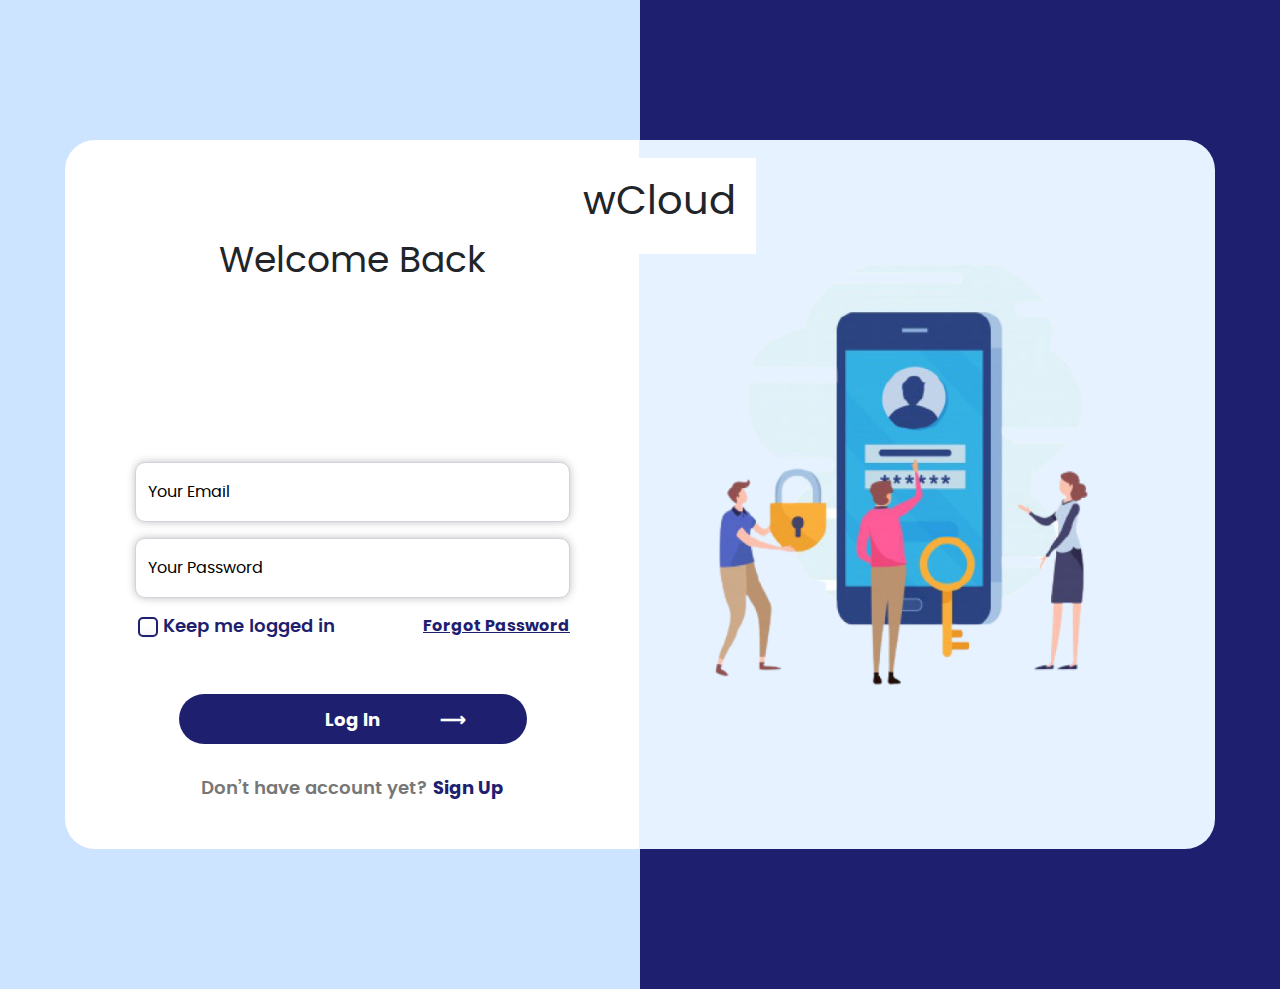
<file: index.html>
<!DOCTYPE html>
<html lang="en">

<head>
	<meta charset="utf-8">
	<meta name="description" content="">
	<meta http-equiv="X-UA-Compatible" content="IE=edge">
	<meta name="viewport" content="width=device-width, initial-scale=1, user-scalable=no ">
	<title>JVcloud</title>
	<meta name="description" content="" />
	<meta name="title" content="" />
	<meta name="keywords" content="" />
	<link rel="icon" href="assets/images/Foodle.png" type="image/x-icon" />
	<!-- Bootstrap -->
    <link rel="stylesheet" type="text/css" href="assets/css/bootstrap.min.css" />
	<link href="assets/css/style.css" rel="stylesheet" />
	<link rel="stylesheet" href="https://cdnjs.cloudflare.com/ajax/libs/font-awesome/4.7.0/css/font-awesome.min.css" />
    <!-- slider  -->
    <link rel="stylesheet" type="text/css" href="assets/css/swiper.css" />
    <link rel="stylesheet"  type="text/css" href="assets/css/swiper.min.css">
	<!--=== Windows Phone JS Code Start ===-->
	<script type="text/javascript">
		if (navigator.userAgent.match(/IEMobile\/10\.0/)) {
			var msViewportStyle = document.createElement('style')
			msViewportStyle.appendChild(
				document.createTextNode(
					'@-ms-viewport{width:auto!important}'
				)
			)
			document.querySelector('head').appendChild(msViewportStyle)
		}
	</script>
	<!--=== Windows Phone JS Code End ===-->
</head>
<body>
    <div class="jv_cloud_index_page">
        <div class="main_login_page_back">
            <div class="container-fluid relative">
                <div class="jv_cloud_logo">
                    <h1>wCloud</h1>
                </div>
                <div class="row column_rev">
                    <div class="col-md-6 back_light ">
                        <div class="row">
                            <div class="light_side_login text-center">
                                <div class="card">
                                    <h1>Welcome Back</h1>
                                    <div class="form_login_first">
                                        <div class="button_like_input_height relative">
                                            <!-- <button>
                                                <img src="assets/images/5.png" alt="image" />
                                                Login with google
                                            </button>
                                            <p>or Login with E-mail</p> -->
                                        </div>
                                        <form action="">
                                            <div class="form-group">
                                                <input type="email" placeholder="Your Email" class="form-control">
                                            </div>
                                            <div class="form-group">
                                                <input type="password" placeholder="Your Password" class="form-control password-input">
                                            </div>
                                            <div class="forgot_pass_link">
                                                <div class="row">
                                                    <div class="col-md-6">
                                                        <div class="form-group ">
                                                            <input type="checkbox" id="html">
                                                            <label for="html">Keep me logged in</label>
                                                          </div>
                                                    </div>
                                                    <div class="col-md-6 text-right">
                                                        <div class="form-group">
                                                            <a href="#">Forgot Password</a>
                                                        </div>
                                                    </div>
                                                </div>
                                            </div>
                                            <div class="button_login_reg_div">
                                                <button>Log In <span>&#10230;</span></button>
                                            </div>
                                        </form>
                                        <div class="last_message_form">
                                            <p>Don’t have account yet? <a href="">Sign Up</a></p>
                                        </div>
                                    </div>
                                </div>
                            </div>
                        </div>
                    </div>
                    <div class="col-md-6 back_dark">
                        <div class="row">
                            <div class="dark_side_login text-center">
                                <div class="card">
                                    <div class="image_first_login">
                                        <img src="assets/images/4.png" alt="image" />
                                    </div>
                                </div>
                            </div>
                        </div>
                    </div>
                </div>
            </div>
        </div>
    </div>
    


	
<script src="assets/js/jquery-3.1.1.min.js"></script>
<script src="assets/js/popper.min.js"></script>
<script src="assets/js/bootstrap.min.js"></script>
<script src="assets/js/ofi.js"></script>
<script src="assets/js/swiper.min.js"></script>

</body>

</html>
</file>
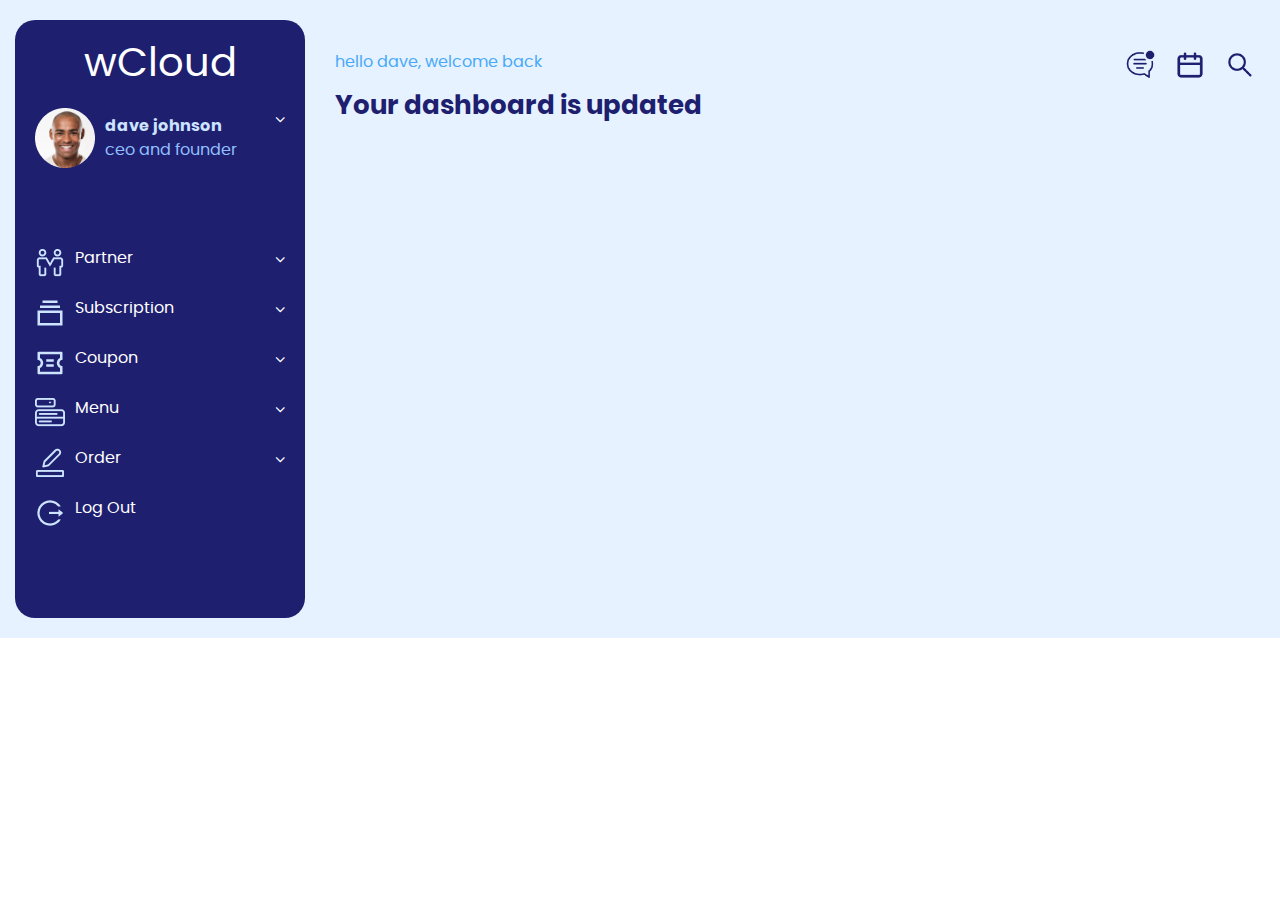
<file: dashboard.html>
<!DOCTYPE html>
<html lang="en">

<head>
    <meta charset="utf-8">
    <meta name="description" content="">
    <meta http-equiv="X-UA-Compatible" content="IE=edge">
    <meta name="viewport" content="width=device-width, initial-scale=1, user-scalable=no ">
    <title>JVcloud</title>
    <meta name="description" content="" />
    <meta name="title" content="" />
    <meta name="keywords" content="" />
    <link rel="icon" href="assets/images/Foodle.png" type="image/x-icon" />
    <!-- Bootstrap -->
    <link rel="stylesheet" type="text/css" href="assets/css/bootstrap.min.css" />
    <link href="assets/css/style.css" rel="stylesheet" />
    <link rel="stylesheet" href="https://cdnjs.cloudflare.com/ajax/libs/font-awesome/4.7.0/css/font-awesome.min.css" />
    <!-- slider  -->
    <link rel="stylesheet" type="text/css" href="assets/css/swiper.css" />
    <link rel="stylesheet" type="text/css" href="assets/css/swiper.min.css">
    <!--=== Windows Phone JS Code Start ===-->
    <script type="text/javascript">
        if (navigator.userAgent.match(/IEMobile\/10\.0/)) {
            var msViewportStyle = document.createElement('style')
            msViewportStyle.appendChild(
                document.createTextNode(
                    '@-ms-viewport{width:auto!important}'
                )
            )
            document.querySelector('head').appendChild(msViewportStyle)
        }
    </script>
    <!--=== Windows Phone JS Code End ===-->
</head>

<body>
    <div class="dashboard_main_index dashboard_back_all_page">
        <div class="wrapper_dashboard_main_index">
            <div class="container-fluid">
                <div class="row">
                    <div class="col-md-3">
                        <div class="left_side_div_dashboard">
                            <div class="logo_in_middle text-center">
                                <h1>wCloud</h1>
                            </div>
                            <div class="accordions">
                                <div class="accordion-item">
                                    <div class="accordion-title" data-tab="item1">
                                        <div class="profile_accordin">
                                            <div class="row">
                                                <div class="col-md-10">
                                                    <div class="profile_accordi_image_name">
                                                        <div class="img_beside_profile">
                                                            <img src="assets/images/Ellipse 1.png" alt="img" />
                                                        </div>
                                                        <div class="text_beside_profile">
                                                            <p>dave johnson</p>
                                                            <p>ceo and founder</p>
                                                        </div>
                                                    </div>
                                                </div>
                                                <div class="col-md-2 text-right">
                                                    <div class="icon_profile">
                                                        <i class="fa fa-angle-down"></i>
                                                    </div>
                                                </div>
                                            </div>
                                        </div>
                                    </div>
                                    <div class="accordion-content" id="item1">
                                        profile listing
                                    </div>
                                </div>

                                <div class="accordion-item">
                                    <div class="accordion-title" data-tab="item2">
                                        <div class="profile_accordin profile_accordin_up_margin">
                                            <div class="row">
                                                <div class="col-md-10">
                                                    <div class="profile_accordi_image_name">
                                                        <div class="img_beside_profile">
                                                            <img src="assets/images/bx_bxs-dashboard.png" alt="img" />
                                                        </div>
                                                        <div class="text_beside_profile">
                                                            <h5>Partner</h5>
                                                        </div>
                                                    </div>
                                                </div>
                                                <div class="col-md-2 text-right">
                                                    <div class="icon_profile">
                                                        <i class="fa fa-angle-down"></i>
                                                    </div>
                                                </div>
                                            </div>
                                        </div>
                                    </div>
                                    <div class="accordion-content" id="item2">
                                        <div class="listing_left_div_accordin">
                                            <ul>
                                                <li><a href="#">Partner List</a></li>
                                                <li><a href="#">Create Partner</a></li>
                                                <li><a href="#">Edit Partner</a></li>
                                                <li><a href="#">Delete Partner</a></li>
                                                <li><a href="#">Transfer Partner</a></li>
                                            </ul>
                                        </div>
                                    </div>
                                </div>

                                <div class="accordion-item">
                                    <div class="accordion-title" data-tab="item3">
                                        <div class="profile_accordin ">
                                            <div class="row">
                                                <div class="col-md-10">
                                                    <div class="profile_accordi_image_name">
                                                        <div class="img_beside_profile">
                                                            <img src="assets/images/pixelarticons_subscriptions.png"
                                                                alt="img" />
                                                        </div>
                                                        <div class="text_beside_profile">
                                                            <h5>Subscription</h5>
                                                        </div>
                                                    </div>
                                                </div>
                                                <div class="col-md-2 text-right">
                                                    <div class="icon_profile">
                                                        <i class="fa fa-angle-down"></i>
                                                    </div>
                                                </div>
                                            </div>
                                        </div>
                                    </div>
                                    <div class="accordion-content" id="item3">
                                        <div class="listing_left_div_accordin">
                                            <ul>
                                                <li><a href="#">Subscription List</a></li>
                                                <li><a href="#">Create Subscription</a></li>
                                                <li><a href="#">Edit Subscription</a></li>
                                                <li><a href="#">Delete Subscription</a></li>
                                            </ul>
                                        </div>
                                    </div>
                                </div>

                                <div class="accordion-item">
                                    <div class="accordion-title" data-tab="item4">
                                        <div class="profile_accordin ">
                                            <div class="row">
                                                <div class="col-md-10">
                                                    <div class="profile_accordi_image_name">
                                                        <div class="img_beside_profile">
                                                            <img src="assets/images/ri_coupon-line.png" alt="img" />
                                                        </div>
                                                        <div class="text_beside_profile">
                                                            <h5>Coupon</h5>
                                                        </div>
                                                    </div>
                                                </div>
                                                <div class="col-md-2 text-right">
                                                    <div class="icon_profile">
                                                        <i class="fa fa-angle-down"></i>
                                                    </div>
                                                </div>
                                            </div>
                                        </div>
                                    </div>
                                    <div class="accordion-content" id="item4">
                                        <div class="listing_left_div_accordin">
                                            <ul>
                                                <li><a href="#">Coupon List</a></li>
                                                <li><a href="#">Create Coupon</a></li>
                                                <li><a href="#">Edit Coupon</a></li>
                                                <li><a href="#">Delete Coupon</a></li>
                                            </ul>
                                        </div>
                                    </div>
                                </div>

                                <div class="accordion-item">
                                    <div class="accordion-title" data-tab="item5">
                                        <div class="profile_accordin ">
                                            <div class="row">
                                                <div class="col-md-10">
                                                    <div class="profile_accordi_image_name">
                                                        <div class="img_beside_profile">
                                                            <img src="assets/images/bi_menu-button.png" alt="img" />
                                                        </div>
                                                        <div class="text_beside_profile">
                                                            <h5>Menu</h5>
                                                        </div>
                                                    </div>
                                                </div>
                                                <div class="col-md-2 text-right">
                                                    <div class="icon_profile">
                                                        <i class="fa fa-angle-down"></i>
                                                    </div>
                                                </div>
                                            </div>
                                        </div>
                                    </div>
                                    <div class="accordion-content" id="item5">
                                        <div class="listing_left_div_accordin">
                                            <ul>
                                                <li><a href="#">Menu List</a></li>
                                                <li><a href="#">Create Menu</a></li>
                                                <li><a href="#">Edit Menu</a></li>
                                                <li><a href="#">Delete Menu</a></li>

                                            </ul>
                                        </div>
                                    </div>
                                </div>

                                <div class="accordion-item">
                                    <div class="accordion-title" data-tab="item6">
                                        <div class="profile_accordin ">
                                            <div class="row">
                                                <div class="col-md-10">
                                                    <div class="profile_accordi_image_name">
                                                        <div class="img_beside_profile">
                                                            <img src="assets/images/cil_color-border.png" alt="img" />
                                                        </div>
                                                        <div class="text_beside_profile">
                                                            <h5>Order</h5>
                                                        </div>
                                                    </div>
                                                </div>
                                                <div class="col-md-2 text-right">
                                                    <div class="icon_profile">
                                                        <i class="fa fa-angle-down"></i>
                                                    </div>
                                                </div>
                                            </div>
                                        </div>
                                    </div>
                                    <div class="accordion-content" id="item6">
                                        <div class="listing_left_div_accordin">
                                            <ul>
                                                <li><a href="#">Order List</a></li>
                                            </ul>
                                        </div>
                                    </div>
                                </div>

                                <div class="accordion-item">
                                    <div class="accordion-title" data-tab="item7">
                                        <div class="profile_accordin ">
                                            <div class="row">
                                                <div class="col-md-10">
                                                    <div class="profile_accordi_image_name">
                                                        <div class="img_beside_profile">
                                                            <img src="assets/images/ant-design_logout-outlined.png"
                                                                alt="img" />
                                                        </div>
                                                        <div class="text_beside_profile">
                                                            <h5>Log Out</h5>
                                                        </div>
                                                    </div>
                                                </div>
                                            </div>
                                        </div>
                                    </div>
                                    <div class="accordion-content" id="item7">
                                    </div>
                                </div>
                            </div>
                        </div>
                    </div>
                    <div class="col-md-9">
                        <div class="detail_div_dashboard">
                            <div class="detail_div_dashboard_wrapper">
                                <div class="header_div_for_dasnboard">
                                    <div class="row">
                                        <div class="col-md-6">
                                            <div class="message_dashboard">
                                                <p>hello dave, welcome back</p>
                                                <h5>Your dashboard is updated</h5>
                                            </div>
                                        </div>
                                        <div class="col-md-6 text-right">
                                            <div class="images_beside_dashboard_header">
                                                <a href="javascript:void(0)">
                                                    <img src="assets/images/chat.png" alt="img" />
                                                </a>
                                                <a href="javascript:void(0)">
                                                    <img src="assets/images/uil_calender.png" alt="img" />
                                                </a>
                                                <a href="javascript:void(0)">
                                                    <img src="assets/images/search.png" alt="img" />
                                                </a>
                                            </div>
                                        </div>
                                    </div>
                                </div>
                            </div>
                        </div>
                    </div>
                </div>
            </div>
        </div>
    </div>




    <script src="assets/js/jquery-3.1.1.min.js"></script>
    <script src="assets/js/popper.min.js"></script>
    <script src="assets/js/bootstrap.min.js"></script>
    <script src="assets/js/ofi.js"></script>
    <script src="assets/js/swiper.min.js"></script>
    <script type="text/javascript">
        $(document).ready(function () {
            $(".accordion-title").click(function (e) {
                var accordionitem = $(this).attr("data-tab");
                $("#" + accordionitem).slideToggle().parent().siblings().find(".accordion-content").slideUp();

                $(this).toggleClass("active-title");
                $("#" + accordionitem).parent().siblings().find(".accordion-title").removeClass("active-title");

                $("i.fa-angle-down", this).toggleClass("chevron-top");
                $("#" + accordionitem).parent().siblings().find(".accordion-title i.fa-angle-down").removeClass("chevron-top");
            });

        });
    </script>
</body>

</html>
</file>
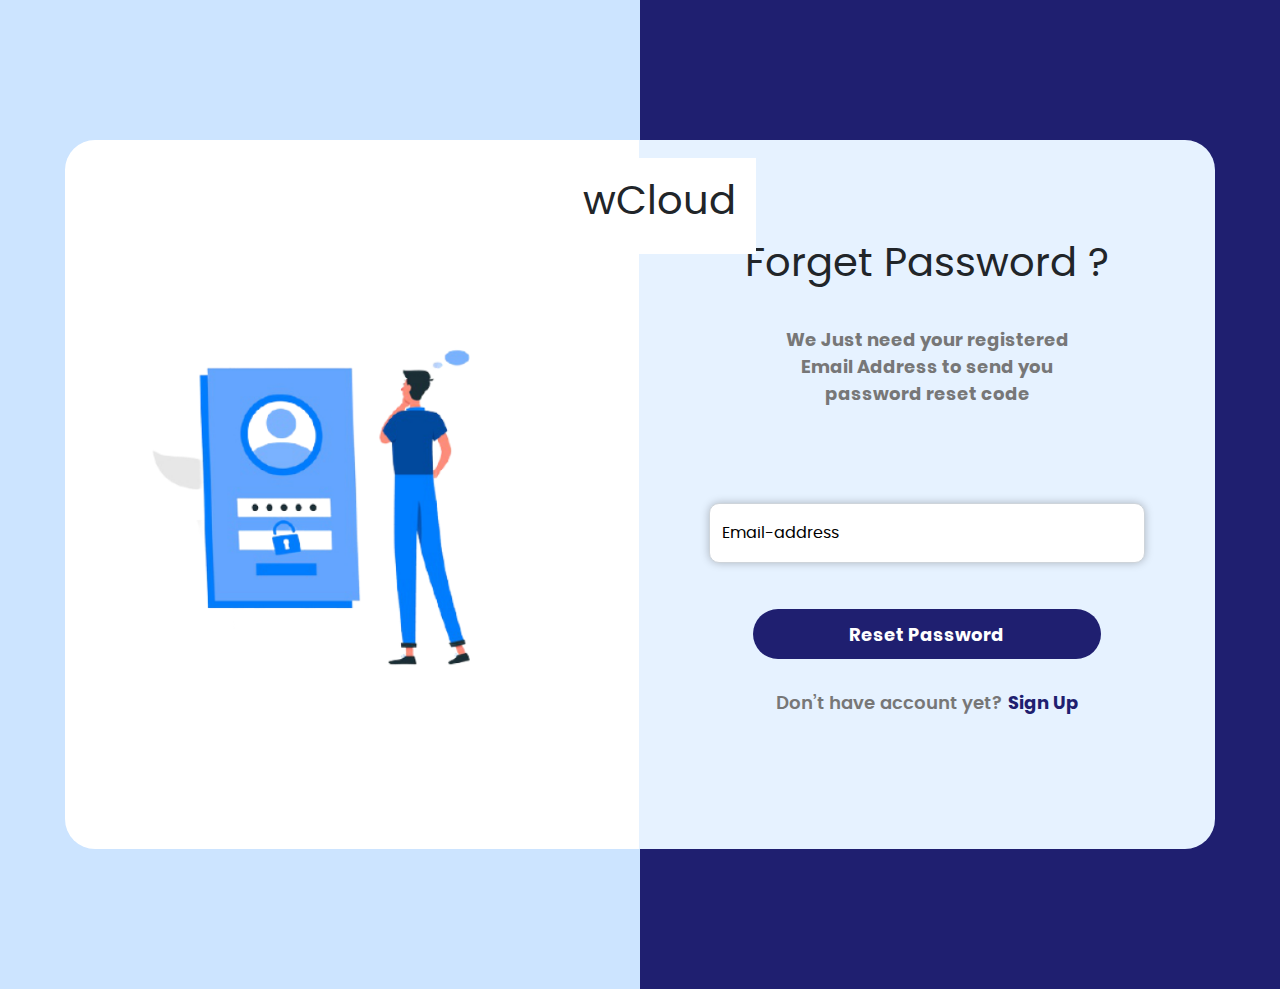
<file: forget-password.html>
<!DOCTYPE html>
<html lang="en">

<head>
	<meta charset="utf-8">
	<meta name="description" content="">
	<meta http-equiv="X-UA-Compatible" content="IE=edge">
	<meta name="viewport" content="width=device-width, initial-scale=1, user-scalable=no ">
	<title>JVcloud</title>
	<meta name="description" content="" />
	<meta name="title" content="" />
	<meta name="keywords" content="" />
	<link rel="icon" href="assets/images/Foodle.png" type="image/x-icon" />
	<!-- Bootstrap -->
    <link rel="stylesheet" type="text/css" href="assets/css/bootstrap.min.css" />
	<link href="assets/css/style.css" rel="stylesheet" />
	<link rel="stylesheet" href="https://cdnjs.cloudflare.com/ajax/libs/font-awesome/4.7.0/css/font-awesome.min.css" />
    <!-- slider  -->
    <link rel="stylesheet" type="text/css" href="assets/css/swiper.css" />
    <link rel="stylesheet"  type="text/css" href="assets/css/swiper.min.css">
	<!--=== Windows Phone JS Code Start ===-->
	<script type="text/javascript">
		if (navigator.userAgent.match(/IEMobile\/10\.0/)) {
			var msViewportStyle = document.createElement('style')
			msViewportStyle.appendChild(
				document.createTextNode(
					'@-ms-viewport{width:auto!important}'
				)
			)
			document.querySelector('head').appendChild(msViewportStyle)
		}
	</script>
	<!--=== Windows Phone JS Code End ===-->
</head>
<body>
    <div class="jv_cloud_forget_password_page">
        <div class="main_login_page_back">
            <div class="container-fluid relative">
                <div class="jv_cloud_logo">
                    <h1>wCloud</h1>
                </div>
                <div class="row ">
                    <div class="col-md-6 back_light">
                        <div class="row">
                            <div class="light_side_login text-center">
                                <div class="card">
                                    <div class="image_first_login">
                                        <img src="assets/images/1.png" alt="image" />
                                    </div>
                                </div>
                            </div>
                        </div>
                    </div>
                    <div class="col-md-6 back_dark">
                        <div class="row">

                            <div class="dark_side_login text-center">
                               
                                <div class="card">
                                    <h1>Forget Password ?</h1>
                                    <div class="form_login_first">
                                        <div class="forget_password_text_middle">
                                            <p>We Just need your registered Email Address to send you password reset code</p>
                                        </div>
                                        <form action="">
                                            <div class="form-group">
                                                <input type="email" placeholder="Email-address" class="form-control">
                                            </div>
                                          
                                            <div class="button_login_reg_div">
                                                <button>Reset Password</button>
                                            </div>
                                        </form>
                                        <div class="last_message_form">
                                            <p>Don’t have account yet? <a href="">Sign Up</a></p>
                                        </div>
                                    </div>
                                </div>
                            </div>
                        </div>
                    </div>
                   
                </div>
            </div>
        </div>
    </div>
    


	
<script src="assets/js/jquery-3.1.1.min.js"></script>
<script src="assets/js/popper.min.js"></script>
<script src="assets/js/bootstrap.min.js"></script>
<script src="assets/js/ofi.js"></script>
<script src="assets/js/swiper.min.js"></script>

</body>

</html>
</file>
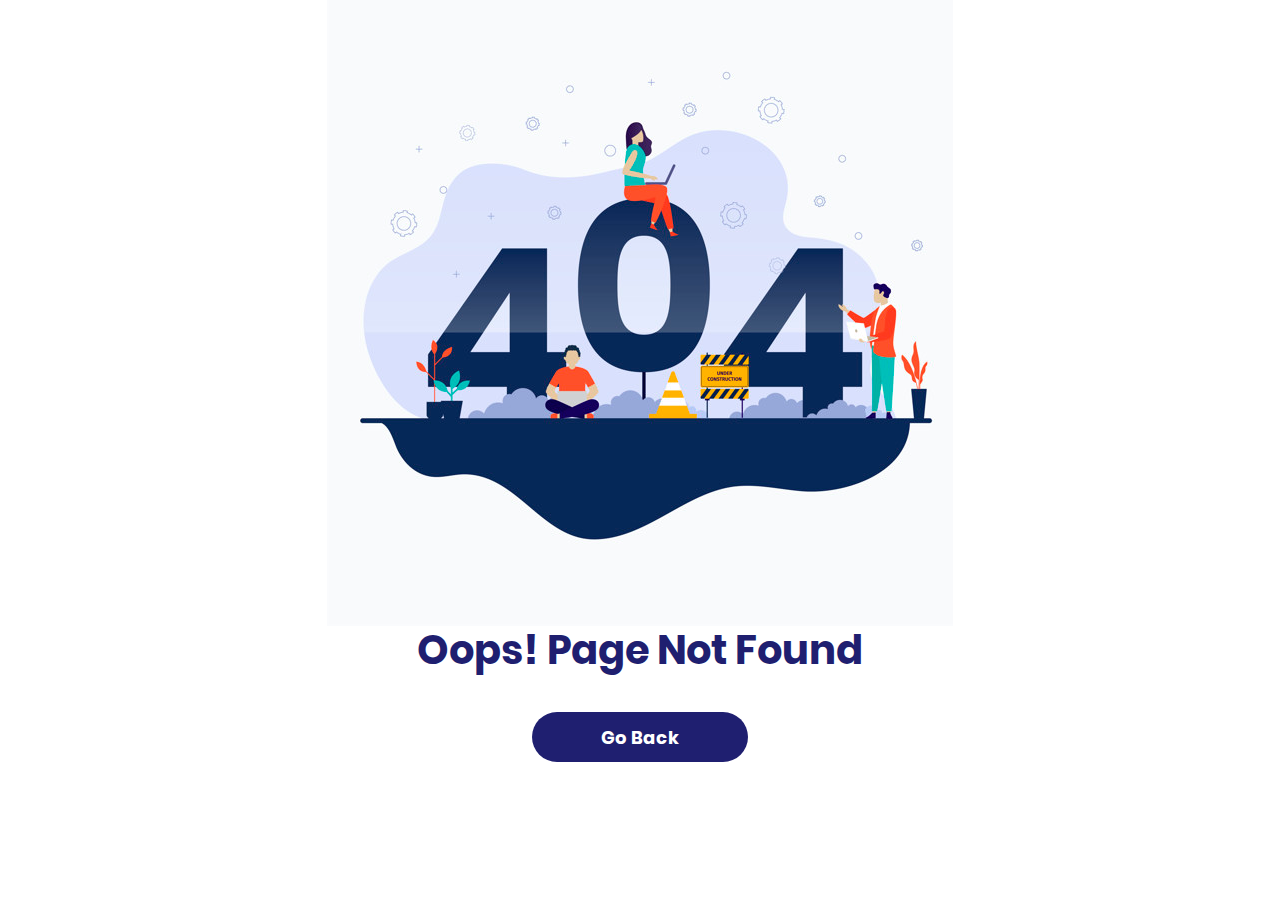
<file: page-not-found.html>
<!DOCTYPE html>
<html lang="en">

<head>
	<meta charset="utf-8">
	<meta name="description" content="">
	<meta http-equiv="X-UA-Compatible" content="IE=edge">
	<meta name="viewport" content="width=device-width, initial-scale=1, user-scalable=no ">
	<title>JVcloud</title>
	<meta name="description" content="" />
	<meta name="title" content="" />
	<meta name="keywords" content="" />
	<link rel="icon" href="assets/images/Foodle.png" type="image/x-icon" />
	<!-- Bootstrap -->
    <link rel="stylesheet" type="text/css" href="assets/css/bootstrap.min.css" />
	<link href="assets/css/style.css" rel="stylesheet" />
	<link rel="stylesheet" href="https://cdnjs.cloudflare.com/ajax/libs/font-awesome/4.7.0/css/font-awesome.min.css" />
    <!-- slider  -->
    <link rel="stylesheet" type="text/css" href="assets/css/swiper.css" />
    <link rel="stylesheet"  type="text/css" href="assets/css/swiper.min.css">
	<!--=== Windows Phone JS Code Start ===-->
	<script type="text/javascript">
		if (navigator.userAgent.match(/IEMobile\/10\.0/)) {
			var msViewportStyle = document.createElement('style')
			msViewportStyle.appendChild(
				document.createTextNode(
					'@-ms-viewport{width:auto!important}'
				)
			)
			document.querySelector('head').appendChild(msViewportStyle)
		}
	</script>
	<!--=== Windows Phone JS Code End ===-->
</head>
<body>
    <div class="jv_cloud_sign-up_page">
       <div class="page-not-found-div">
           <div class="wrapper-page-not-found">
                <div class="container">
                    <div class="col-md-12 text-center">
                        <div class="image-for-pnf">
                            <img src="assets/images/404.jpg" alt="image">
                        </div>
                        <div class="text-center pnf-text">
                            <h1>Oops! Page Not Found</h1>
                        </div>
                        <div class="button_login_reg_div">
                            <a href="index.html">
                                <button>Go Back</button>
                            </a>
                        </div>
                    </div>
                </div>
           </div>
       </div>
    </div>
    


	
<script src="assets/js/jquery-3.1.1.min.js"></script>
<script src="assets/js/popper.min.js"></script>
<script src="assets/js/bootstrap.min.js"></script>
<script src="assets/js/ofi.js"></script>
<script src="assets/js/swiper.min.js"></script>

</body>

</html>
</file>
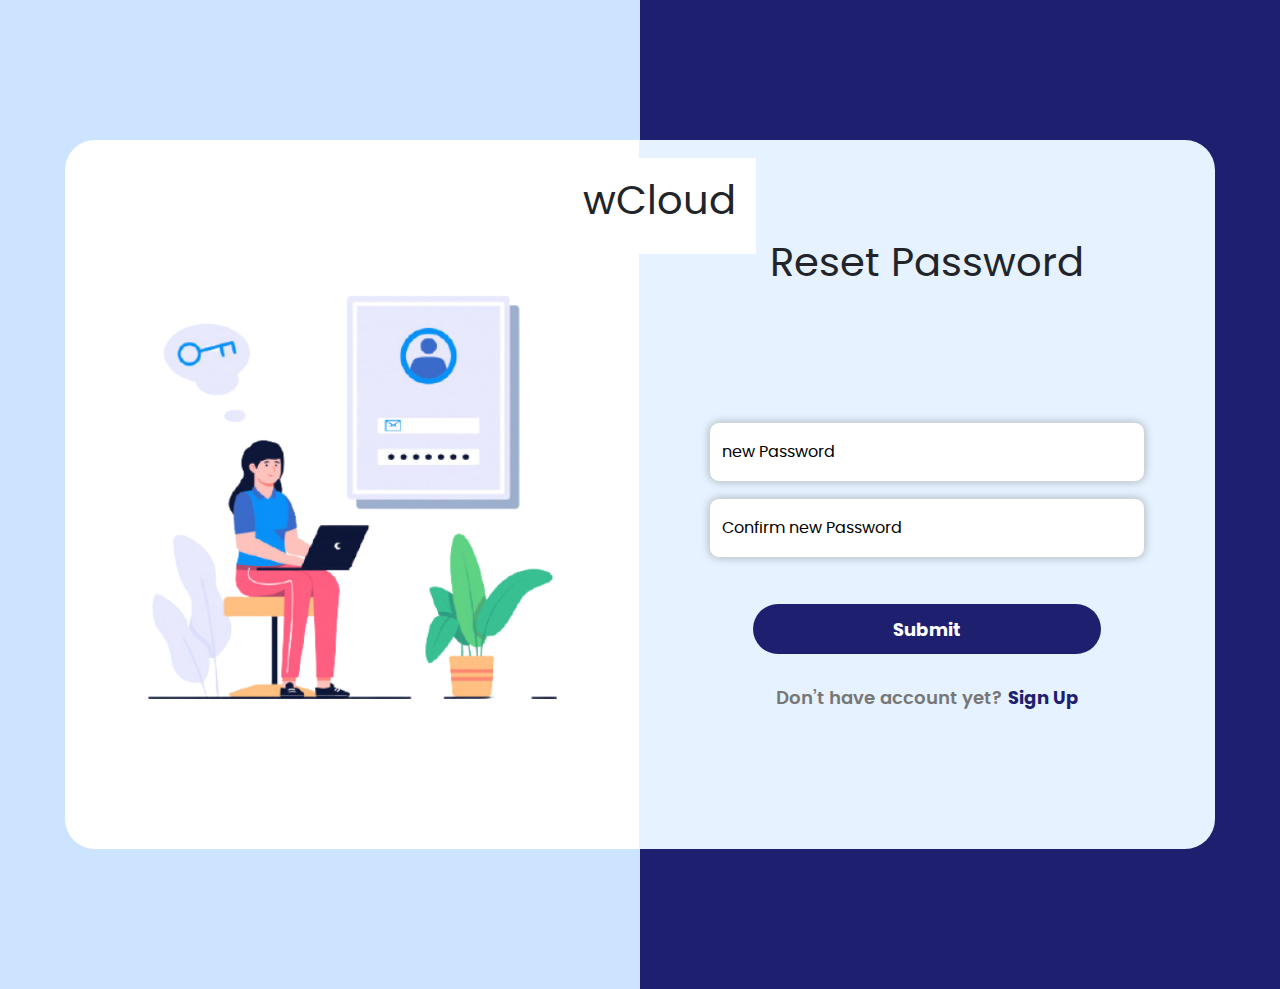
<file: reset-password.html>
<!DOCTYPE html>
<html lang="en">

<head>
	<meta charset="utf-8">
	<meta name="description" content="">
	<meta http-equiv="X-UA-Compatible" content="IE=edge">
	<meta name="viewport" content="width=device-width, initial-scale=1, user-scalable=no ">
	<title>JVcloud</title>
	<meta name="description" content="" />
	<meta name="title" content="" />
	<meta name="keywords" content="" />
	<link rel="icon" href="assets/images/Foodle.png" type="image/x-icon" />
	<!-- Bootstrap -->
    <link rel="stylesheet" type="text/css" href="assets/css/bootstrap.min.css" />
	<link href="assets/css/style.css" rel="stylesheet" />
	<link rel="stylesheet" href="https://cdnjs.cloudflare.com/ajax/libs/font-awesome/4.7.0/css/font-awesome.min.css" />
    <!-- slider  -->
    <link rel="stylesheet" type="text/css" href="assets/css/swiper.css" />
    <link rel="stylesheet"  type="text/css" href="assets/css/swiper.min.css">
	<!--=== Windows Phone JS Code Start ===-->
	<script type="text/javascript">
		if (navigator.userAgent.match(/IEMobile\/10\.0/)) {
			var msViewportStyle = document.createElement('style')
			msViewportStyle.appendChild(
				document.createTextNode(
					'@-ms-viewport{width:auto!important}'
				)
			)
			document.querySelector('head').appendChild(msViewportStyle)
		}
	</script>
	<!--=== Windows Phone JS Code End ===-->
</head>
<body>
    <div class="jv_cloud_forget_password_page">
        <div class="main_login_page_back reset_pass">
            <div class="container-fluid relative">
                <div class="jv_cloud_logo">
                    <h1>wCloud</h1>
                </div>
                <div class="row ">
                    <div class="col-md-6 back_light">
                        <div class="row">
                            <div class="light_side_login text-center">
                                <div class="card">
                                    <div class="image_first_login">
                                        <img src="assets/images/2.png" alt="image" />
                                    </div>
                                </div>
                            </div>
                        </div>
                    </div>
                    <div class="col-md-6 back_dark">
                        <div class="row">

                            <div class="dark_side_login text-center">
                               
                                <div class="card">
                                    <h1>Reset Password</h1>
                                    <div class="form_login_first">
                                        <div class="forget_password_text_middle">
                                           <p></p>
                                        </div>
                                        <form action="">
                                            <div class="form-group">
                                                <input type="password" placeholder="new Password" class="form-control password-input">
                                            </div>
                                            <div class="form-group">
                                                <input type="password" placeholder="Confirm new Password" class="form-control password-input">
                                            </div>
                                          
                                            <div class="button_login_reg_div">
                                                <button>Submit</button>
                                            </div>
                                        </form>
                                        <div class="last_message_form">
                                            <p>Don’t have account yet? <a href="">Sign Up</a></p>
                                        </div>
                                    </div>
                                </div>
                            </div>
                        </div>
                    </div>
                   
                </div>
            </div>
        </div>
    </div>
    


	
<script src="assets/js/jquery-3.1.1.min.js"></script>
<script src="assets/js/popper.min.js"></script>
<script src="assets/js/bootstrap.min.js"></script>
<script src="assets/js/ofi.js"></script>
<script src="assets/js/swiper.min.js"></script>

</body>

</html>
</file>
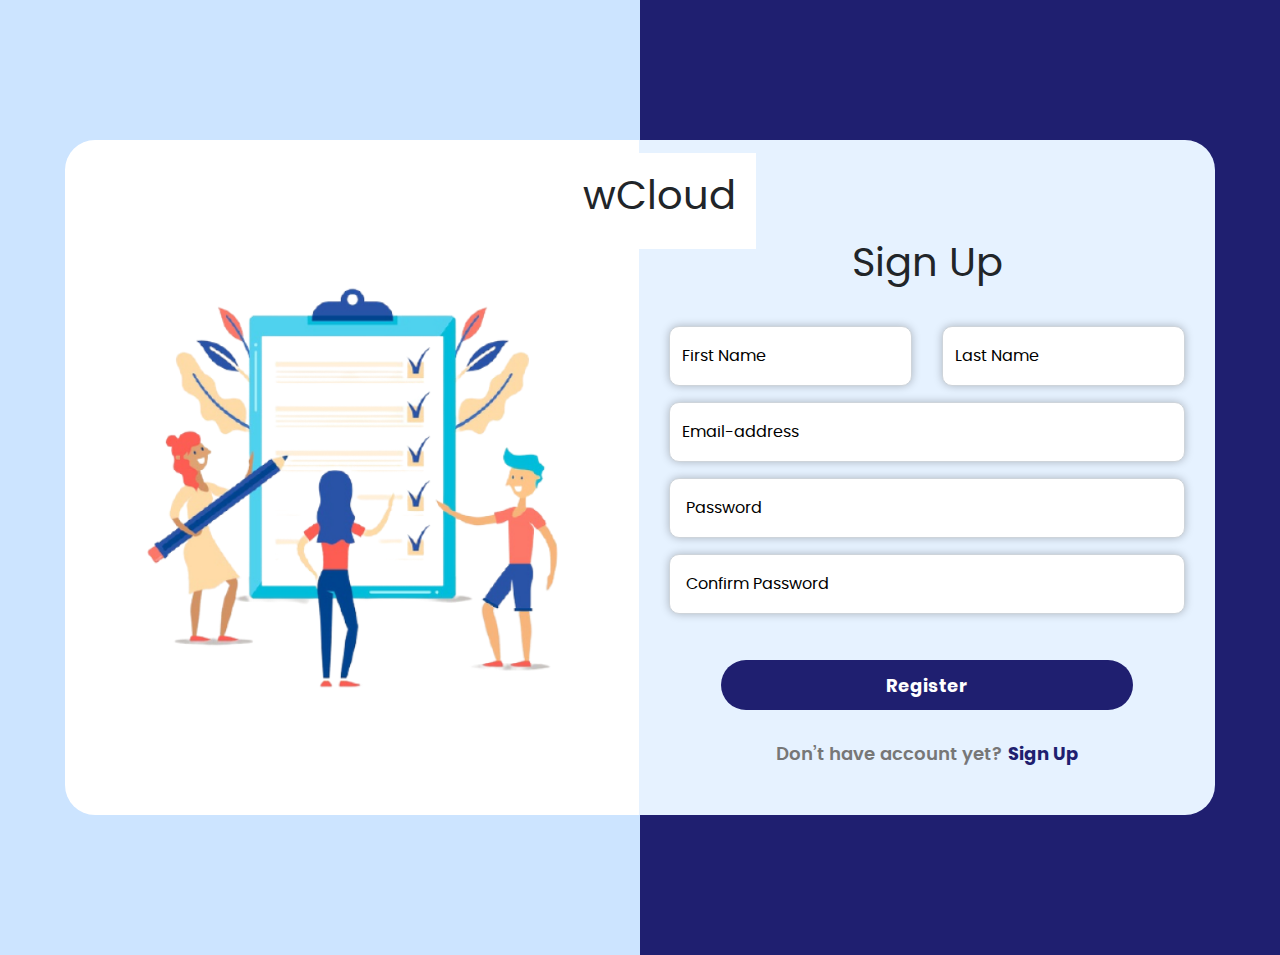
<file: sign-up.html>
<!DOCTYPE html>
<html lang="en">

<head>
	<meta charset="utf-8">
	<meta name="description" content="">
	<meta http-equiv="X-UA-Compatible" content="IE=edge">
	<meta name="viewport" content="width=device-width, initial-scale=1, user-scalable=no ">
	<title>JVcloud</title>
	<meta name="description" content="" />
	<meta name="title" content="" />
	<meta name="keywords" content="" />
	<link rel="icon" href="assets/images/Foodle.png" type="image/x-icon" />
	<!-- Bootstrap -->
    <link rel="stylesheet" type="text/css" href="assets/css/bootstrap.min.css" />
	<link href="assets/css/style.css" rel="stylesheet" />
	<link rel="stylesheet" href="https://cdnjs.cloudflare.com/ajax/libs/font-awesome/4.7.0/css/font-awesome.min.css" />
    <!-- slider  -->
    <link rel="stylesheet" type="text/css" href="assets/css/swiper.css" />
    <link rel="stylesheet"  type="text/css" href="assets/css/swiper.min.css">
	<!--=== Windows Phone JS Code Start ===-->
	<script type="text/javascript">
		if (navigator.userAgent.match(/IEMobile\/10\.0/)) {
			var msViewportStyle = document.createElement('style')
			msViewportStyle.appendChild(
				document.createTextNode(
					'@-ms-viewport{width:auto!important}'
				)
			)
			document.querySelector('head').appendChild(msViewportStyle)
		}
	</script>
	<!--=== Windows Phone JS Code End ===-->
</head>
<body>
    <div class="jv_cloud_sign-up_page">
        <div class="main_login_page_back">
            <div class="container-fluid relative">
                <div class="jv_cloud_logo">
                    <h1>wCloud</h1>
                </div>
                <div class="row ">
                    <div class="col-md-6 back_light">
                        <div class="row">
                            <div class="light_side_login text-center">
                                <div class="card">
                                    <div class="image_first_login">
                                        <img src="assets/images/3.png" alt="image" />
                                    </div>
                                </div>
                            </div>
                        </div>
                    </div>
                    <div class="col-md-6 back_dark">
                        <div class="row">

                            <div class="dark_side_login text-center">
                               
                                <div class="card">
                                    <h1>Sign Up</h1>
                                    <div class="form_login_first">
                                        <form action="">
                                            <div class="row">
                                                    <div class="col-md-6">
                                                        <div class="form-group">
                                                            <input type="text" placeholder="First Name" class="form-control">
                                                        </div>
                                                    </div>
                                                    <div class="col-md-6">
                                                        <div class="form-group">
                                                            <input type="text" placeholder="Last Name" class="form-control">
                                                        </div>
                                                    </div>
                                            </div>
                                            <div class="form-group">
                                                <input type="email" placeholder="Email-address" class="form-control">
                                            </div>
                                            <div class="form-group">
                                                <input type="password" placeholder=" Password" class="form-control password-input">
                                            </div>
                                            <div class="form-group">
                                                <input type="password" placeholder=" Confirm Password" class="form-control password-input">
                                            </div>
                                            
                                            <div class="button_login_reg_div">
                                                <button>Register</button>
                                            </div>
                                        </form>
                                        <div class="last_message_form">
                                            <p>Don’t have account yet? <a href="">Sign Up</a></p>
                                        </div>
                                    </div>
                                </div>
                            </div>
                        </div>
                    </div>
                   
                </div>
            </div>
        </div>
    </div>
    


	
<script src="assets/js/jquery-3.1.1.min.js"></script>
<script src="assets/js/popper.min.js"></script>
<script src="assets/js/bootstrap.min.js"></script>
<script src="assets/js/ofi.js"></script>
<script src="assets/js/swiper.min.js"></script>

</body>

</html>
</file>
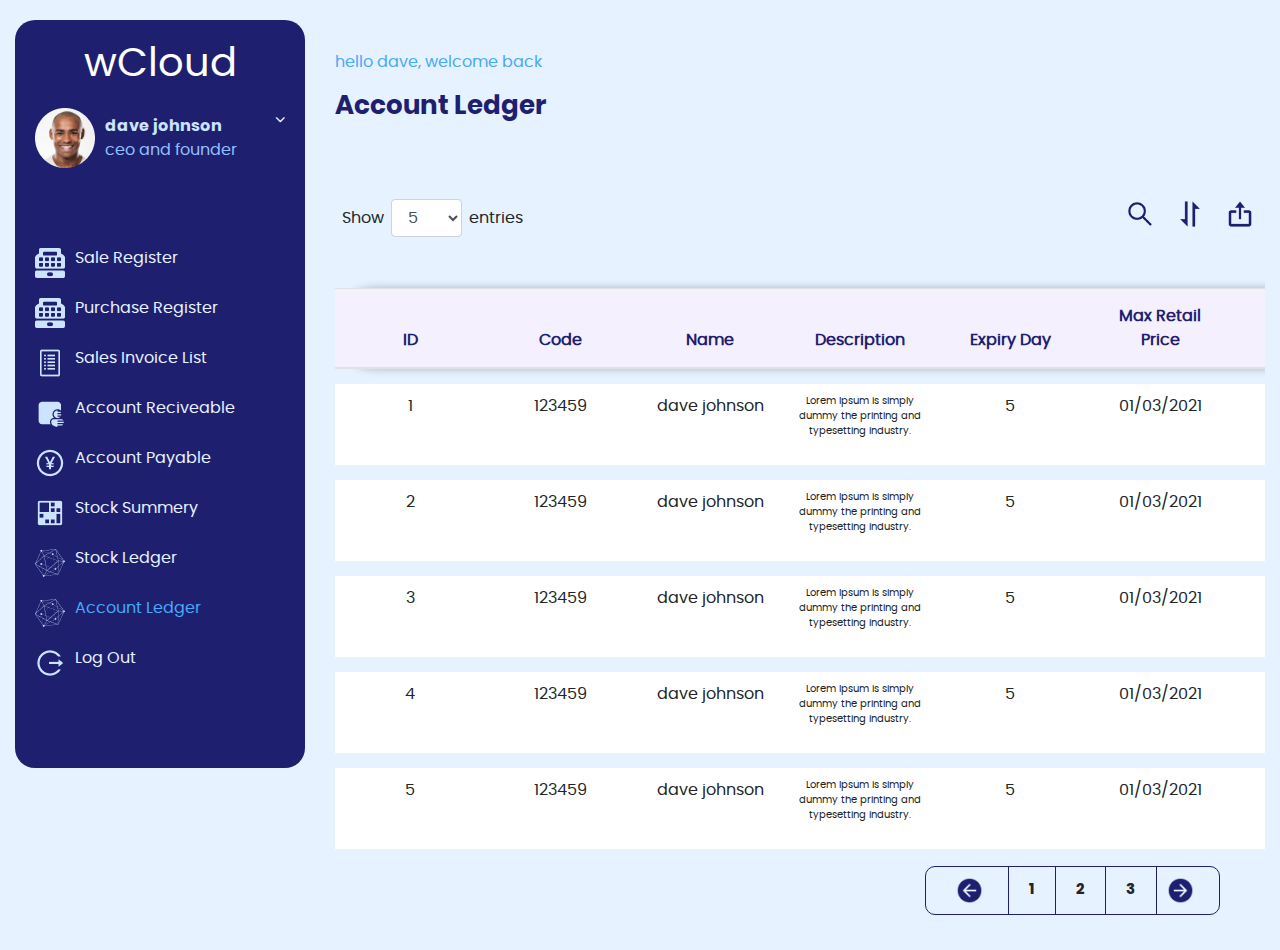
<file: user/account-ledger.html>
<!DOCTYPE html>
<html lang="en">

<head>
    <meta charset="utf-8">
    <meta name="description" content="">
    <meta http-equiv="X-UA-Compatible" content="IE=edge">
    <meta name="viewport" content="width=device-width, initial-scale=1, user-scalable=no ">
    <title>JVcloud</title>
    <meta name="description" content="" />
    <meta name="title" content="" />
    <meta name="keywords" content="" />
    <link rel="icon" href="../assets/images/Foodle.png" type="image/x-icon" />
    <!-- Bootstrap -->
    <link rel="stylesheet" type="text/css" href="../assets/css/bootstrap.min.css" />
    <link href="../assets/css/style.css" rel="stylesheet" />
    <link rel="stylesheet" href="https://cdnjs.cloudflare.com/ajax/libs/font-awesome/4.7.0/css/font-awesome.min.css" />
    <!-- slider  -->
    <link rel="stylesheet" type="text/css" href="../assets/css/swiper.css" />
    <link rel="stylesheet" type="text/css" href="../assets/css/swiper.min.css">
    <!--=== Windows Phone JS Code Start ===-->
    <script type="text/javascript">
        if (navigator.userAgent.match(/IEMobile\/10\.0/)) {
            var msViewportStyle = document.createElement('style')
            msViewportStyle.appendChild(
                document.createTextNode(
                    '@-ms-viewport{width:auto!important}'
                )
            )
            document.querySelector('head').appendChild(msViewportStyle)
        }
    </script>
    <!--=== Windows Phone JS Code End ===-->
</head>

<body>
    <div class="dashboard_main_index dashboard_back_all_page">
        <div class="wrapper_dashboard_main_index">
            <div class="container-fluid">
                <div class="row">
                    <div class="col-md-3">
                        <div class="left_side_div_dashboard">
                            <div class="logo_in_middle text-center">
                                <h1>wCloud</h1>
                            </div>
                            <div class="accordions">
                                <div class="accordion-item">
                                    <div class="accordion-title" data-tab="item1">
                                        <div class="profile_accordin">
                                            <div class="row">
                                                <div class="col-md-10">
                                                    <div class="profile_accordi_image_name">
                                                        <div class="img_beside_profile">
                                                            <img src="../assets/images/Ellipse 1.png" alt="img" />
                                                        </div>
                                                        <div class="text_beside_profile">
                                                            <p>dave johnson</p>
                                                            <p>ceo and founder</p>
                                                        </div>
                                                    </div>
                                                </div>
                                                <div class="col-md-2 text-right">
                                                    <div class="icon_profile">
                                                        <i class="fa fa-angle-down"></i>
                                                    </div>
                                                </div>
                                            </div>
                                        </div>
                                    </div>
                                    <div class="accordion-content" id="item1">
                                        profile listing
                                    </div>
                                </div>

                                <div class="accordion-item">
                                    <div class="accordion-title" data-tab="item2">
                                        <div class="profile_accordin profile_accordin_up_margin">
                                            <div class="row">
                                                <div class="col-md-10">
                                                    <div class="profile_accordi_image_name">
                                                        <a href="javascript:void(0)">
                                                            <div class="img_beside_profile">
                                                                <img src="../assets/images/user/whh_cashregister.png"
                                                                    alt="img" />
                                                            </div>
                                                            <div class="text_beside_profile ">
                                                                <h5>Sale Register</h5>
                                                            </div>
                                                        </a>
                                                    </div>
                                                </div>
                                            </div>
                                        </div>
                                    </div>
                                </div>

                                <div class="accordion-item">
                                    <div class="accordion-title" data-tab="item3">
                                        <div class="profile_accordin ">
                                            <div class="row">
                                                <div class="col-md-10">
                                                    <div class="profile_accordi_image_name">
                                                        <a href="javascript:void(0)">
                                                            <div class="img_beside_profile">
                                                                <img src="../assets/images/user/whh_cashregister.png"
                                                                    alt="img" />
                                                            </div>
                                                            <div class="text_beside_profile ">
                                                                <h5>Purchase Register</h5>
                                                            </div>
                                                        </a>
                                                    </div>
                                                </div>

                                            </div>
                                        </div>
                                    </div>
                                </div>

                                <div class="accordion-item">
                                    <div class="accordion-title" data-tab="item4">
                                        <div class="profile_accordin ">
                                            <div class="row">
                                                <div class="col-md-10">
                                                    <div class="profile_accordi_image_name">
                                                        <a href="javascript:void(0)">
                                                            <div class="img_beside_profile">
                                                                <img src="../assets/images/user/clarity_list-line.png"
                                                                    alt="img" />
                                                            </div>
                                                            <div class="text_beside_profile ">
                                                                <h5>Sales Invoice List</h5>
                                                            </div>
                                                        </a>
                                                    </div>
                                                </div>
                                            </div>
                                        </div>
                                    </div>
                                </div>

                                <div class="accordion-item">
                                    <div class="accordion-title" data-tab="item5">
                                        <div class="profile_accordin ">
                                            <div class="row">
                                                <div class="col-md-10">
                                                    <div class="profile_accordi_image_name">
                                                        <a href="javascript:void(0)">
                                                            <div class="img_beside_profile">
                                                                <img src="../assets/images/user/fluent_tab-inprivate-account-24-filled.png"
                                                                alt="img" />
                                                               
                                                            </div>
                                                            <div class="text_beside_profile ">
                                                                <h5>Account Reciveable</h5>
                                                            </div>
                                                        </a>
                                                    </div>
                                                </div>
                                            </div>
                                        </div>
                                    </div>
                                </div>

                                <div class="accordion-item">
                                    <div class="accordion-title" data-tab="item6">
                                        <div class="profile_accordin ">
                                            <div class="row">
                                                <div class="col-md-10">
                                                    <div class="profile_accordi_image_name">
                                                        <a href="javascript:void(0)">
                                                            <div class="img_beside_profile">
                                                                <img src="../assets/images/user/ant-design_pay-circle-outlined.png"
                                                                    alt="img" />
                                                            </div>
                                                            <div class="text_beside_profile">
                                                                <h5>Account Payable</h5>
                                                            </div>
                                                        </a>
                                                    </div>
                                                </div>

                                            </div>
                                        </div>
                                    </div>
                                </div>
                                <div class="accordion-item">
                                    <div class="accordion-title" data-tab="item7">
                                        <div class="profile_accordin ">
                                            <div class="row">
                                                <div class="col-md-10">
                                                    <div class="profile_accordi_image_name">
                                                        <a href="javascript:void(0)">
                                                            <div class="img_beside_profile">
                                                                <img src="../assets/images/user/carbon_heat-map-stocks.png"
                                                                    alt="img" />
                                                            </div>
                                                            <div class="text_beside_profile  ">
                                                                <h5>Stock Summery</h5>
                                                            </div>
                                                        </a>
                                                    </div>
                                                </div>
                                            </div>
                                        </div>
                                    </div>
                                </div>
                                <div class="accordion-item">
                                    <div class="accordion-title" data-tab="item7">
                                        <div class="profile_accordin ">
                                            <div class="row">
                                                <div class="col-md-10">
                                                    <div class="profile_accordi_image_name">
                                                        <a href="javascript:void(0)">
                                                            <div class="img_beside_profile">
                                                                <img src="../assets/images/user/simple-icons_hyperledger.png"
                                                                    alt="img" />
                                                            </div>
                                                            <div class="text_beside_profile ">
                                                                <h5>Stock Ledger</h5>
                                                            </div>
                                                        </a>
                                                    </div>
                                                </div>
                                            </div>
                                        </div>
                                    </div>
                                </div>
                                <div class="accordion-item">
                                    <div class="accordion-title" data-tab="item7">
                                        <div class="profile_accordin ">
                                            <div class="row">
                                                <div class="col-md-10">
                                                    <div class="profile_accordi_image_name">
                                                        <a href="javascript:void(0)">
                                                            <div class="img_beside_profile">
                                                                <img src="../assets/images/user/simple-icons_hyperledger.png"
                                                                    alt="img" />
                                                            </div>
                                                            <div class="text_beside_profile active_page_link">
                                                                <h5>Account Ledger</h5>
                                                            </div>
                                                        </a>
                                                    </div>
                                                </div>
                                            </div>
                                        </div>
                                    </div>
                                </div>
                                <div class="accordion-item">
                                    <div class="accordion-title" data-tab="item7">
                                        <div class="profile_accordin ">
                                            <div class="row">
                                                <div class="col-md-10">
                                                    <div class="profile_accordi_image_name">
                                                        <a href="javascript:void(0)">
                                                            <div class="img_beside_profile">
                                                                <img src="../assets/images/ant-design_logout-outlined.png"
                                                                    alt="img" />
                                                            </div>
                                                            <div class="text_beside_profile">
                                                                <h5>Log Out</h5>
                                                            </div>
                                                        </a>
                                                    </div>
                                                </div>
                                            </div>
                                        </div>
                                    </div>
                                </div>
                            </div>
                        </div>
                    </div>
                    <div class="col-md-9">
                        <div class="detail_div_dashboard">
                            <div class="detail_div_dashboard_wrapper">
                                <div class="header_div_for_dasnboard">
                                    <div class="row">
                                        <div class="col-md-6">
                                            <div class="message_dashboard">
                                                <p>hello dave, welcome back</p>
                                                <h5>Account Ledger</h5>
                                            </div>
                                        </div>

                                    </div>
                                </div>
                                <div class="detail_sale_register_page_detail">
                                    <div class="detail_sale_register_page_detail_wrapper">
                                        <!-- <div class="green_haeding">
                                            <h2>Sale Register</h2>
                                        </div> -->
                                        <div class="main_table_div_jv_cloud">
                                            <div class="main_table_div_jv_cloud_wrapper">
                                                <div class="table_card_wrapper_div">
                                                    <div class="containerg">
                                                        <div class="headding_div_upper_tablr_for_sort">
                                                            <div class="row">
                                                                <div class="col-md-6">
                                                                    <div class="flex_show_rows_div">
                                                                        <p>Show</p>
                                                                        <div class="form-group">
                                                                            <select class="form-control" name="state"
                                                                                id="maxRows">
                                                                                <option value="5000">All</option>
                                                                                <option value="5">5</option>
                                                                                <option value="10">10</option>
                                                                                <option value="15">15</option>
                                                                                <option value="20">20</option>
                                                                                <option value="50">50</option>
                                                                                <option value="70">70</option>
                                                                                <option value="100">100</option>
                                                                            </select>
                                                                        </div>
                                                                        <p>entries</p>
                                                                    </div>

                                                                </div>
                                                                <div class="col-md-6 text-right">
                                                                    <div class="images_beside_dashboard_header">
                                                                        <div class="dropdown_three">
                                                                        <a href="javascript:void(0)" onClick="showHideDiv('divMsg')">
                                                                            <img src="../assets/images/search.png"
                                                                                alt="img" />
                                                                        </a>
                                                                        <div class="div_for_table_search" id="divMsg">
                                                                            <div class="div_for_table_search_wrapper">
                                                                                <form>
                                                                                    <div class="form-group">
                                                                                        <input type="text" placeholder="search" class="form-control">
                                                                                    </div>
                                                                                </form>
                                                                            </div>
                                                                        </div>
                                                                        </div>
                                                                      <div class="dropdown_three">
                                                                        <a href="javascript:void(0)" class="dropdown-toggle" data-toggle="dropdown" role="button" aria-haspopup="true" aria-expanded="false">
                                                                            <img src="../assets/images/user/bx_bx-sort.png"
                                                                                alt="img" />
                                                                        </a>
                                                                        <ul class="dropdown-menu text-left">
                                                                            <li>
                                                                                <p>Sort by</p>
                                                                                <a href="javascript:void(0)" class="arbefore"><i class="fa fa-calendar"></i>Start-Date</a>
                                                                            </li>
                                                                            <li>
                                                                                <a href="javascript:void(0)" class="arbefore"><i class="fa fa-calendar"></i>End-date</a>
                                                                            </li>
                                                                            <li>
                                                                                <a href="javascript:void(0)" class="arbefore"><i class="fa fa-user"></i>Party</a>
                                                                            </li>
                                                                        </ul>
                                                                    </div>
                                                                    <div class="clearfix"></div>
                                                                    <div class="dropdown_three">
                                                                        <a href="javascript:void(0)" class="dropdown-toggle" data-toggle="dropdown" role="button" aria-haspopup="true" aria-expanded="false">
                                                                            <img src="../assets/images/user/bx_bx-export.png"
                                                                                alt="img" />
                                                                        </a>
                                                                        <ul class="dropdown-menu ">
                                                                            <li>
                                                                                <a href="javascript:void(0)" class="arbefore"><i class="fa fa-file-excel-o"></i>Excel</a>
                                                                            </li>
                                                                            <li>
                                                                                <a href="javascript:void(0)" class="arbefore"><i class="fa fa-file-text"></i>CSV</a>
                                                                            </li>
                                                                            <li>
                                                                                <a href="javascript:void(0)" class="arbefore"><i class="fa fa-file-pdf-o"></i>Pdf</a>
                                                                            </li>
                                                                        </ul>
                                                                    </div>
                                                                    </div>
                                                                </div>
                                                            </div>
                                                        </div>


                                                        <table class="table table-class table_space" id="table-id">

                                                            <thead>
                                                                <tr>
                                                                    <th>Code</th>
                                                                    <th>Name</th>
                                                                    <th>Description</th>
                                                                    <th>Expiry Day</th>
                                                                    <th>Max Retail Price</th>
                                                                    <th>Web Price</th>
                                                                    <th>Partner Price</th>
                                                                    <th>Customer Price</th>
                                                                    <th>Action</th>
                                                                </tr>

                                                            </thead>

                                                            <tbody>
                                                                <tr>
                                                                    <td class="space-table-r">123459</td>
                                                                    <td>dave johnson</td>
                                                                    <td>
                                                                        <p>Lorem Ipsum is simply dummy the printing and
                                                                            typesetting industry.</p>
                                                                    </td>
                                                                    <td>5</td>
                                                                    <td>01/03/2021</td>
                                                                    <td>500</td>
                                                                    <td>$502</td>
                                                                    <td>$422</td>
                                                                    <td>
                                                                        <a href="#">
                                                                            <img src="../assets/images/user/bx_bx-edit.png"
                                                                                alt="img" />
                                                                        </a>
                                                                        <a href="#">
                                                                            <img src="../assets/images/user/carbon_delete.png"
                                                                                alt="img" />
                                                                        </a>
                                                                    </td>
                                                                </tr>

                                                                <tr>
                                                                    <td class="space-table-r">123459</td>
                                                                    <td>dave johnson</td>
                                                                    <td>
                                                                        <p>Lorem Ipsum is simply dummy the printing and
                                                                            typesetting industry.</p>
                                                                    </td>
                                                                    <td>5</td>
                                                                    <td>01/03/2021</td>
                                                                    <td>500</td>
                                                                    <td>$502</td>
                                                                    <td>$422</td>
                                                                    <td>
                                                                        <a href="#">
                                                                            <img src="../assets/images/user/bx_bx-edit.png"
                                                                                alt="img" />
                                                                        </a>
                                                                        <a href="#">
                                                                            <img src="../assets/images/user/carbon_delete.png"
                                                                                alt="img" />
                                                                        </a>
                                                                    </td>
                                                                </tr>

                                                                <tr>
                                                                    <td class="space-table-r">123459</td>
                                                                    <td>dave johnson</td>
                                                                    <td>
                                                                        <p>Lorem Ipsum is simply dummy the printing and
                                                                            typesetting industry.</p>
                                                                    </td>
                                                                    <td>5</td>
                                                                    <td>01/03/2021</td>
                                                                    <td>500</td>
                                                                    <td>$502</td>
                                                                    <td>$422</td>
                                                                    <td>
                                                                        <a href="#">
                                                                            <img src="../assets/images/user/bx_bx-edit.png"
                                                                                alt="img" />
                                                                        </a>
                                                                        <a href="#">
                                                                            <img src="../assets/images/user/carbon_delete.png"
                                                                                alt="img" />
                                                                        </a>
                                                                    </td>
                                                                </tr>

                                                                <tr>
                                                                    <td class="space-table-r">123459</td>
                                                                    <td>dave johnson</td>
                                                                    <td>
                                                                        <p>Lorem Ipsum is simply dummy the printing and
                                                                            typesetting industry.</p>
                                                                    </td>
                                                                    <td>5</td>
                                                                    <td>01/03/2021</td>
                                                                    <td>500</td>
                                                                    <td>$502</td>
                                                                    <td>$422</td>
                                                                    <td>
                                                                        <a href="#">
                                                                            <img src="../assets/images/user/bx_bx-edit.png"
                                                                                alt="img" />
                                                                        </a>
                                                                        <a href="#">
                                                                            <img src="../assets/images/user/carbon_delete.png"
                                                                                alt="img" />
                                                                        </a>
                                                                    </td>
                                                                </tr>

                                                                <tr>
                                                                    <td class="space-table-r">123459</td>
                                                                    <td>dave johnson</td>
                                                                    <td>
                                                                        <p>Lorem Ipsum is simply dummy the printing and
                                                                            typesetting industry.</p>
                                                                    </td>
                                                                    <td>5</td>
                                                                    <td>01/03/2021</td>
                                                                    <td>500</td>
                                                                    <td>$502</td>
                                                                    <td>$422</td>
                                                                    <td>
                                                                        <a href="#">
                                                                            <img src="../assets/images/user/bx_bx-edit.png"
                                                                                alt="img" />
                                                                        </a>
                                                                        <a href="#">
                                                                            <img src="../assets/images/user/carbon_delete.png"
                                                                                alt="img" />
                                                                        </a>
                                                                    </td>
                                                                </tr>

                                                                <tr>
                                                                    <td class="space-table-r">123459</td>
                                                                    <td>dave johnson</td>
                                                                    <td>
                                                                        <p>Lorem Ipsum is simply dummy the printing and
                                                                            typesetting industry.</p>
                                                                    </td>
                                                                    <td>5</td>
                                                                    <td>01/03/2021</td>
                                                                    <td>500</td>
                                                                    <td>$502</td>
                                                                    <td>$422</td>
                                                                    <td>
                                                                        <a href="#">
                                                                            <img src="../assets/images/user/bx_bx-edit.png"
                                                                                alt="img" />
                                                                        </a>
                                                                        <a href="#">
                                                                            <img src="../assets/images/user/carbon_delete.png"
                                                                                alt="img" />
                                                                        </a>
                                                                    </td>
                                                                </tr>

                                                                <tr>
                                                                    <td class="space-table-r">123459</td>
                                                                    <td>dave johnson</td>
                                                                    <td>
                                                                        <p>Lorem Ipsum is simply dummy the printing and
                                                                            typesetting industry.</p>
                                                                    </td>
                                                                    <td>5</td>
                                                                    <td>01/03/2021</td>
                                                                    <td>500</td>
                                                                    <td>$502</td>
                                                                    <td>$422</td>
                                                                    <td>
                                                                        <a href="#">
                                                                            <img src="../assets/images/user/bx_bx-edit.png"
                                                                                alt="img" />
                                                                        </a>
                                                                        <a href="#">
                                                                            <img src="../assets/images/user/carbon_delete.png"
                                                                                alt="img" />
                                                                        </a>
                                                                    </td>
                                                                </tr>

                                                                <tr>
                                                                    <td class="space-table-r">123459</td>
                                                                    <td>dave johnson</td>
                                                                    <td>
                                                                        <p>Lorem Ipsum is simply dummy the printing and
                                                                            typesetting industry.</p>
                                                                    </td>
                                                                    <td>5</td>
                                                                    <td>01/03/2021</td>
                                                                    <td>500</td>
                                                                    <td>$502</td>
                                                                    <td>$422</td>
                                                                    <td>
                                                                        <a href="#">
                                                                            <img src="../assets/images/user/bx_bx-edit.png"
                                                                                alt="img" />
                                                                        </a>
                                                                        <a href="#">
                                                                            <img src="../assets/images/user/carbon_delete.png"
                                                                                alt="img" />
                                                                        </a>
                                                                    </td>
                                                                </tr>

                                                                <tr>
                                                                    <td class="space-table-r">123459</td>
                                                                    <td>dave johnson</td>
                                                                    <td>
                                                                        <p>Lorem Ipsum is simply dummy the printing and
                                                                            typesetting industry.</p>
                                                                    </td>
                                                                    <td>5</td>
                                                                    <td>01/03/2021</td>
                                                                    <td>500</td>
                                                                    <td>$502</td>
                                                                    <td>$422</td>
                                                                    <td>
                                                                        <a href="#">
                                                                            <img src="../assets/images/user/bx_bx-edit.png"
                                                                                alt="img" />
                                                                        </a>
                                                                        <a href="#">
                                                                            <img src="../assets/images/user/carbon_delete.png"
                                                                                alt="img" />
                                                                        </a>
                                                                    </td>
                                                                </tr>

                                                                <tr>
                                                                    <td class="space-table-r">123459</td>
                                                                    <td>dave johnson</td>
                                                                    <td>
                                                                        <p>Lorem Ipsum is simply dummy the printing and
                                                                            typesetting industry.</p>
                                                                    </td>
                                                                    <td>5</td>
                                                                    <td>01/03/2021</td>
                                                                    <td>500</td>
                                                                    <td>$502</td>
                                                                    <td>$422</td>
                                                                    <td>
                                                                        <a href="#">
                                                                            <img src="../assets/images/user/bx_bx-edit.png"
                                                                                alt="img" />
                                                                        </a>
                                                                        <a href="#">
                                                                            <img src="../assets/images/user/carbon_delete.png"
                                                                                alt="img" />
                                                                        </a>
                                                                    </td>
                                                                </tr>

                                                                <tr>
                                                                    <td class="space-table-r">123459</td>
                                                                    <td>dave johnson</td>
                                                                    <td>
                                                                        <p>Lorem Ipsum is simply dummy the printing and
                                                                            typesetting industry.</p>
                                                                    </td>
                                                                    <td>5</td>
                                                                    <td>01/03/2021</td>
                                                                    <td>500</td>
                                                                    <td>$502</td>
                                                                    <td>$422</td>
                                                                    <td>
                                                                        <a href="#">
                                                                            <img src="../assets/images/user/bx_bx-edit.png"
                                                                                alt="img" />
                                                                        </a>
                                                                        <a href="#">
                                                                            <img src="../assets/images/user/carbon_delete.png"
                                                                                alt="img" />
                                                                        </a>
                                                                    </td>
                                                                </tr>

                                                                <tr>
                                                                    <td class="space-table-r">123459</td>
                                                                    <td>dave johnson</td>
                                                                    <td>
                                                                        <p>Lorem Ipsum is simply dummy the printing and
                                                                            typesetting industry.</p>
                                                                    </td>
                                                                    <td>5</td>
                                                                    <td>01/03/2021</td>
                                                                    <td>500</td>
                                                                    <td>$502</td>
                                                                    <td>$422</td>
                                                                    <td>
                                                                        <a href="#">
                                                                            <img src="../assets/images/user/bx_bx-edit.png"
                                                                                alt="img" />
                                                                        </a>
                                                                        <a href="#">
                                                                            <img src="../assets/images/user/carbon_delete.png"
                                                                                alt="img" />
                                                                        </a>
                                                                    </td>
                                                                </tr>

                                                                <tr>
                                                                    <td class="space-table-r">123459</td>
                                                                    <td>dave johnson</td>
                                                                    <td>
                                                                        <p>Lorem Ipsum is simply dummy the printing and
                                                                            typesetting industry.</p>
                                                                    </td>
                                                                    <td>5</td>
                                                                    <td>01/03/2021</td>
                                                                    <td>500</td>
                                                                    <td>$502</td>
                                                                    <td>$422</td>
                                                                    <td>
                                                                        <a href="#">
                                                                            <img src="../assets/images/user/bx_bx-edit.png"
                                                                                alt="img" />
                                                                        </a>
                                                                        <a href="#">
                                                                            <img src="../assets/images/user/carbon_delete.png"
                                                                                alt="img" />
                                                                        </a>
                                                                    </td>
                                                                </tr>

                                                                <tr>
                                                                    <td class="space-table-r">123459</td>
                                                                    <td>dave johnson</td>
                                                                    <td>
                                                                        <p>Lorem Ipsum is simply dummy the printing and
                                                                            typesetting industry.</p>
                                                                    </td>
                                                                    <td>5</td>
                                                                    <td>01/03/2021</td>
                                                                    <td>500</td>
                                                                    <td>$502</td>
                                                                    <td>$422</td>
                                                                    <td>
                                                                        <a href="#">
                                                                            <img src="../assets/images/user/bx_bx-edit.png"
                                                                                alt="img" />
                                                                        </a>
                                                                        <a href="#">
                                                                            <img src="../assets/images/user/carbon_delete.png"
                                                                                alt="img" />
                                                                        </a>
                                                                    </td>
                                                                </tr>

                                                                <tr>
                                                                    <td class="space-table-r">123459</td>
                                                                    <td>dave johnson</td>
                                                                    <td>
                                                                        <p>Lorem Ipsum is simply dummy the printing and
                                                                            typesetting industry.</p>
                                                                    </td>
                                                                    <td>5</td>
                                                                    <td>01/03/2021</td>
                                                                    <td>500</td>
                                                                    <td>$502</td>
                                                                    <td>$422</td>
                                                                    <td>
                                                                        <a href="#">
                                                                            <img src="../assets/images/user/bx_bx-edit.png"
                                                                                alt="img" />
                                                                        </a>
                                                                        <a href="#">
                                                                            <img src="../assets/images/user/carbon_delete.png"
                                                                                alt="img" />
                                                                        </a>
                                                                    </td>
                                                                </tr>
                                                            </tbody>

                                                        </table>

                                                        <!--		Start Pagination -->
                                                        <div class='pagination-container'>
                                                            <nav>
                                                                <ul class="pagination">

                                                                    <li data-page="prev">
                                                                        <span>
                                                                            <img src="../assets/images/user/carbon_previous-filled.png"
                                                                            alt="img" /> <span class="sr-only">(current)
                                                                        </span></span>
                                                                    </li>
                                                                    <li data-page="next" id="prev">
                                                                        <span> 
                                                                            <img src="../assets/images/user/carbon_next-filled.png"
                                                                            alt="img" /> <span
                                                                                class="sr-only">(current)</span></span>
                                                                    </li>
                                                                </ul>
                                                            </nav>
                                                        </div>

                                                    </div>
                                                </div>
                                            </div>
                                        </div>
                                    </div>
                                </div>
                            </div>
                        </div>
                    </div>
                </div>
            </div>
        </div>
    </div>
    <script src="../assets/js/jquery-3.1.1.min.js"></script>
    <script src="../assets/js/popper.min.js"></script>
    <script src="../assets/js/bootstrap.min.js"></script>
    <script src="../assets/js/ofi.js"></script>
    <script src="../assets/js/swiper.min.js"></script>
    <script type="text/javascript">
        function showHideDiv(ele) {
            var srcElement = document.getElementById(ele);
            if (srcElement != null) {
                if (srcElement.style.display == "block") {
                    srcElement.style.display = 'none';
                }
                else {
                    srcElement.style.display = 'block';
                }
                return false;
            }
        }
    </script>
    <script type="text/javascript">
        $(document).ready(function () {
            $(".accordion-title").click(function (e) {
                var accordionitem = $(this).attr("data-tab");
                $("#" + accordionitem).slideToggle().parent().siblings().find(".accordion-content").slideUp();

                $(this).toggleClass("active-title");
                $("#" + accordionitem).parent().siblings().find(".accordion-title").removeClass("active-title");

                $("i.fa-angle-down", this).toggleClass("chevron-top");
                $("#" + accordionitem).parent().siblings().find(".accordion-title i.fa-angle-down").removeClass("chevron-top");
            });

        });
    </script>
    <!-- script table -->
    <script>
        getPagination('#table-id');
        function getPagination(table) {
            var lastPage = 1;

            $('#maxRows')
                .on('change', function (evt) {
                    //$('.paginationprev').html('');						// reset pagination

                    lastPage = 1;
                    $('.pagination')
                        .find('li')
                        .slice(1, -1)
                        .remove();
                    var trnum = 0; // reset tr counter
                    var maxRows = parseInt($(this).val()); // get Max Rows from select option

                    if (maxRows == 5000) {
                        $('.pagination').hide();
                    } else {
                        $('.pagination').show();
                    }

                    var totalRows = $(table + ' tbody tr').length; // numbers of rows
                    $(table + ' tr:gt(0)').each(function () {
                        // each TR in  table and not the header
                        trnum++; // Start Counter
                        if (trnum > maxRows) {
                            // if tr number gt maxRows

                            $(this).hide(); // fade it out
                        }
                        if (trnum <= maxRows) {
                            $(this).show();
                        } // else fade in Important in case if it ..
                    }); //  was fade out to fade it in
                    if (totalRows > maxRows) {
                        // if tr total rows gt max rows option
                        var pagenum = Math.ceil(totalRows / maxRows); // ceil total(rows/maxrows) to get ..
                        //	numbers of pages
                        for (var i = 1; i <= pagenum;) {
                            // for each page append pagination li
                            $('.pagination #prev')
                                .before(
                                    '<li data-page="' +
                                    i +
                                    '">\
								  <span>' +
                                    i++ +
                                    '<span class="sr-only">(current)</span></span>\
								</li>'
                                )
                                .show();
                        } // end for i
                    } // end if row count > max rows
                    $('.pagination [data-page="1"]').addClass('active'); // add active class to the first li
                    $('.pagination li').on('click', function (evt) {
                        // on click each page
                        evt.stopImmediatePropagation();
                        evt.preventDefault();
                        var pageNum = $(this).attr('data-page'); // get it's number

                        var maxRows = parseInt($('#maxRows').val()); // get Max Rows from select option

                        if (pageNum == 'prev') {
                            if (lastPage == 1) {
                                return;
                            }
                            pageNum = --lastPage;
                        }
                        if (pageNum == 'next') {
                            if (lastPage == $('.pagination li').length + 2) {
                                return;
                            }
                            pageNum = ++lastPage;
                        }

                        lastPage = pageNum;
                        var trIndex = 0; // reset tr counter
                        $('.pagination li').removeClass('active'); // remove active class from all li
                        $('.pagination [data-page="' + lastPage + '"]').addClass('active'); // add active class to the clicked
                        // $(this).addClass('active');					// add active class to the clicked
                        limitPagging();
                        $(table + ' tr:gt(0)').each(function () {
                            // each tr in table not the header
                            trIndex++; // tr index counter
                            // if tr index gt maxRows*pageNum or lt maxRows*pageNum-maxRows fade if out
                            if (
                                trIndex > maxRows * pageNum ||
                                trIndex <= maxRows * pageNum - maxRows
                            ) {
                                $(this).hide();
                            } else {
                                $(this).show();
                            } //else fade in
                        }); // end of for each tr in table
                    }); // end of on click pagination list
                    limitPagging();
                })
                .val(5)
                .change();

            // end of on select change

            // END OF PAGINATION
        }

        function limitPagging() {
            // alert($('.pagination li').length)

            if ($('.pagination li').length > 10) {
                if ($('.pagination li.active').attr('data-page') <= 3) {
                    $('.pagination li:gt(3)').hide();
                    $('.pagination li:lt(2)').show();
                    $('.pagination [data-page="next"]').show();
                } if ($('.pagination li.active').attr('data-page') > 3) {
                    $('.pagination li:gt(0)').hide();
                    $('.pagination [data-page="next"]').show();
                    for (let i = (parseInt($('.pagination li.active').attr('data-page')) - 2); i <= (parseInt($('.pagination li.active').attr('data-page')) + 2); i++) {
                        $('.pagination [data-page="' + i + '"]').show();

                    }

                }
            }
        }

        $(function () {
            // Just to append id number for each row
            $('table tr:eq(0)').prepend('<th> ID </th>');

            var id = 0;

            $('table tr:gt(0)').each(function () {
                id++;
                $(this).prepend('<td>' + id + '</td>');
            });
        });


    </script>
    <!-- script table/ -->
</body>

</html>
</file>
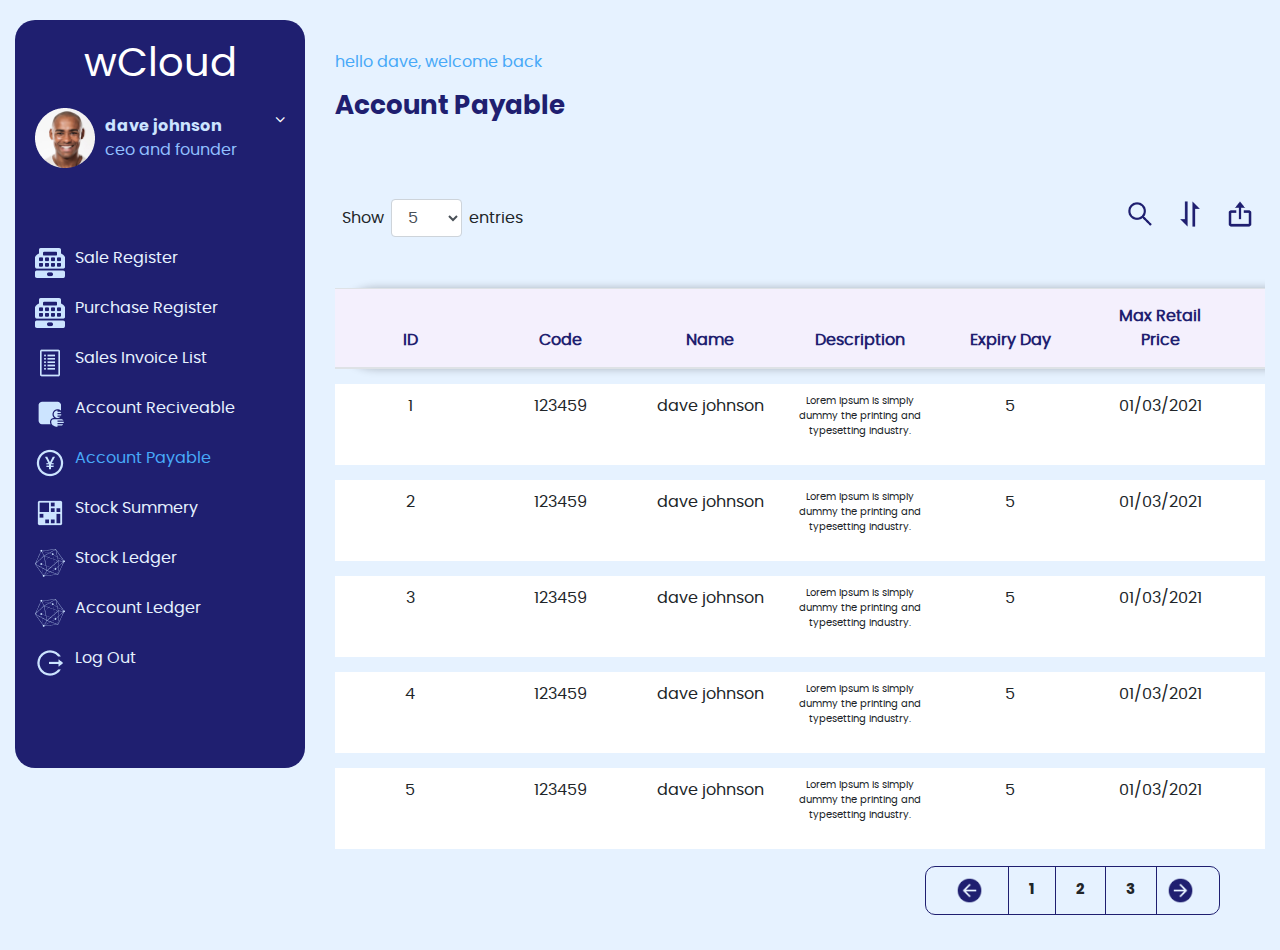
<file: user/account-payable.html>
<!DOCTYPE html>
<html lang="en">

<head>
    <meta charset="utf-8">
    <meta name="description" content="">
    <meta http-equiv="X-UA-Compatible" content="IE=edge">
    <meta name="viewport" content="width=device-width, initial-scale=1, user-scalable=no ">
    <title>JVcloud</title>
    <meta name="description" content="" />
    <meta name="title" content="" />
    <meta name="keywords" content="" />
    <link rel="icon" href="../assets/images/Foodle.png" type="image/x-icon" />
    <!-- Bootstrap -->
    <link rel="stylesheet" type="text/css" href="../assets/css/bootstrap.min.css" />
    <link href="../assets/css/style.css" rel="stylesheet" />
    <link rel="stylesheet" href="https://cdnjs.cloudflare.com/ajax/libs/font-awesome/4.7.0/css/font-awesome.min.css" />
    <!-- slider  -->
    <link rel="stylesheet" type="text/css" href="../assets/css/swiper.css" />
    <link rel="stylesheet" type="text/css" href="../assets/css/swiper.min.css">
    <!--=== Windows Phone JS Code Start ===-->
    <script type="text/javascript">
        if (navigator.userAgent.match(/IEMobile\/10\.0/)) {
            var msViewportStyle = document.createElement('style')
            msViewportStyle.appendChild(
                document.createTextNode(
                    '@-ms-viewport{width:auto!important}'
                )
            )
            document.querySelector('head').appendChild(msViewportStyle)
        }
    </script>
    <!--=== Windows Phone JS Code End ===-->
</head>

<body>
    <div class="dashboard_main_index dashboard_back_all_page">
        <div class="wrapper_dashboard_main_index">
            <div class="container-fluid">
                <div class="row">
                    <div class="col-md-3">
                        <div class="left_side_div_dashboard">
                            <div class="logo_in_middle text-center">
                                <h1>wCloud</h1>
                            </div>
                            <div class="accordions">
                                <div class="accordion-item">
                                    <div class="accordion-title" data-tab="item1">
                                        <div class="profile_accordin">
                                            <div class="row">
                                                <div class="col-md-10">
                                                    <div class="profile_accordi_image_name">
                                                        <div class="img_beside_profile">
                                                            <img src="../assets/images/Ellipse 1.png" alt="img" />
                                                        </div>
                                                        <div class="text_beside_profile">
                                                            <p>dave johnson</p>
                                                            <p>ceo and founder</p>
                                                        </div>
                                                    </div>
                                                </div>
                                                <div class="col-md-2 text-right">
                                                    <div class="icon_profile">
                                                        <i class="fa fa-angle-down"></i>
                                                    </div>
                                                </div>
                                            </div>
                                        </div>
                                    </div>
                                    <div class="accordion-content" id="item1">
                                        profile listing
                                    </div>
                                </div>

                                <div class="accordion-item">
                                    <div class="accordion-title" data-tab="item2">
                                        <div class="profile_accordin profile_accordin_up_margin">
                                            <div class="row">
                                                <div class="col-md-10">
                                                    <div class="profile_accordi_image_name">
                                                        <a href="javascript:void(0)">
                                                            <div class="img_beside_profile">
                                                                <img src="../assets/images/user/whh_cashregister.png"
                                                                    alt="img" />
                                                            </div>
                                                            <div class="text_beside_profile ">
                                                                <h5>Sale Register</h5>
                                                            </div>
                                                        </a>
                                                    </div>
                                                </div>
                                            </div>
                                        </div>
                                    </div>
                                </div>

                                <div class="accordion-item">
                                    <div class="accordion-title" data-tab="item3">
                                        <div class="profile_accordin ">
                                            <div class="row">
                                                <div class="col-md-10">
                                                    <div class="profile_accordi_image_name">
                                                        <a href="javascript:void(0)">
                                                            <div class="img_beside_profile">
                                                                <img src="../assets/images/user/whh_cashregister.png"
                                                                    alt="img" />
                                                            </div>
                                                            <div class="text_beside_profile ">
                                                                <h5>Purchase Register</h5>
                                                            </div>
                                                        </a>
                                                    </div>
                                                </div>

                                            </div>
                                        </div>
                                    </div>
                                </div>

                                <div class="accordion-item">
                                    <div class="accordion-title" data-tab="item4">
                                        <div class="profile_accordin ">
                                            <div class="row">
                                                <div class="col-md-10">
                                                    <div class="profile_accordi_image_name">
                                                        <a href="javascript:void(0)">
                                                            <div class="img_beside_profile">
                                                                <img src="../assets/images/user/clarity_list-line.png"
                                                                    alt="img" />
                                                            </div>
                                                            <div class="text_beside_profile ">
                                                                <h5>Sales Invoice List</h5>
                                                            </div>
                                                        </a>
                                                    </div>
                                                </div>
                                            </div>
                                        </div>
                                    </div>
                                </div>

                                <div class="accordion-item">
                                    <div class="accordion-title" data-tab="item5">
                                        <div class="profile_accordin ">
                                            <div class="row">
                                                <div class="col-md-10">
                                                    <div class="profile_accordi_image_name">
                                                        <a href="javascript:void(0)">
                                                            <div class="img_beside_profile">
                                                                <img src="../assets/images/user/fluent_tab-inprivate-account-24-filled.png"
                                                                alt="img" />
                                                               
                                                            </div>
                                                            <div class="text_beside_profile ">
                                                                <h5>Account Reciveable</h5>
                                                            </div>
                                                        </a>
                                                    </div>
                                                </div>
                                            </div>
                                        </div>
                                    </div>
                                </div>

                                <div class="accordion-item">
                                    <div class="accordion-title" data-tab="item6">
                                        <div class="profile_accordin ">
                                            <div class="row">
                                                <div class="col-md-10">
                                                    <div class="profile_accordi_image_name">
                                                        <a href="javascript:void(0)">
                                                            <div class="img_beside_profile">
                                                                <img src="../assets/images/user/ant-design_pay-circle-outlined.png"
                                                                    alt="img" />
                                                            </div>
                                                            <div class="text_beside_profile active_page_link">
                                                                <h5>Account Payable</h5>
                                                            </div>
                                                        </a>
                                                    </div>
                                                </div>

                                            </div>
                                        </div>
                                    </div>
                                </div>
                                <div class="accordion-item">
                                    <div class="accordion-title" data-tab="item7">
                                        <div class="profile_accordin ">
                                            <div class="row">
                                                <div class="col-md-10">
                                                    <div class="profile_accordi_image_name">
                                                        <a href="javascript:void(0)">
                                                            <div class="img_beside_profile">
                                                                <img src="../assets/images/user/carbon_heat-map-stocks.png"
                                                                    alt="img" />
                                                            </div>
                                                            <div class="text_beside_profile">
                                                                <h5>Stock Summery</h5>
                                                            </div>
                                                        </a>
                                                    </div>
                                                </div>
                                            </div>
                                        </div>
                                    </div>
                                </div>
                                <div class="accordion-item">
                                    <div class="accordion-title" data-tab="item7">
                                        <div class="profile_accordin ">
                                            <div class="row">
                                                <div class="col-md-10">
                                                    <div class="profile_accordi_image_name">
                                                        <a href="javascript:void(0)">
                                                            <div class="img_beside_profile">
                                                                <img src="../assets/images/user/simple-icons_hyperledger.png"
                                                                    alt="img" />
                                                            </div>
                                                            <div class="text_beside_profile">
                                                                <h5>Stock Ledger</h5>
                                                            </div>
                                                        </a>
                                                    </div>
                                                </div>
                                            </div>
                                        </div>
                                    </div>
                                </div>
                                <div class="accordion-item">
                                    <div class="accordion-title" data-tab="item7">
                                        <div class="profile_accordin ">
                                            <div class="row">
                                                <div class="col-md-10">
                                                    <div class="profile_accordi_image_name">
                                                        <a href="javascript:void(0)">
                                                            <div class="img_beside_profile">
                                                                <img src="../assets/images/user/simple-icons_hyperledger.png"
                                                                    alt="img" />
                                                            </div>
                                                            <div class="text_beside_profile">
                                                                <h5>Account Ledger</h5>
                                                            </div>
                                                        </a>
                                                    </div>
                                                </div>
                                            </div>
                                        </div>
                                    </div>
                                </div>
                                <div class="accordion-item">
                                    <div class="accordion-title" data-tab="item7">
                                        <div class="profile_accordin ">
                                            <div class="row">
                                                <div class="col-md-10">
                                                    <div class="profile_accordi_image_name">
                                                        <a href="javascript:void(0)">
                                                            <div class="img_beside_profile">
                                                                <img src="../assets/images/ant-design_logout-outlined.png"
                                                                    alt="img" />
                                                            </div>
                                                            <div class="text_beside_profile">
                                                                <h5>Log Out</h5>
                                                            </div>
                                                        </a>
                                                    </div>
                                                </div>
                                            </div>
                                        </div>
                                    </div>
                                </div>
                            </div>
                        </div>
                    </div>
                    <div class="col-md-9">
                        <div class="detail_div_dashboard">
                            <div class="detail_div_dashboard_wrapper">
                                <div class="header_div_for_dasnboard">
                                    <div class="row">
                                        <div class="col-md-6">
                                            <div class="message_dashboard">
                                                <p>hello dave, welcome back</p>
                                                <h5>Account Payable</h5>
                                            </div>
                                        </div>

                                    </div>
                                </div>
                                <div class="detail_sale_register_page_detail">
                                    <div class="detail_sale_register_page_detail_wrapper">
                                        <!-- <div class="green_haeding">
                                            <h2>Sale Register</h2>
                                        </div> -->
                                        <div class="main_table_div_jv_cloud">
                                            <div class="main_table_div_jv_cloud_wrapper">
                                                <div class="table_card_wrapper_div">
                                                    <div class="containerg">
                                                        <div class="headding_div_upper_tablr_for_sort">
                                                            <div class="row">
                                                                <div class="col-md-6">
                                                                    <div class="flex_show_rows_div">
                                                                        <p>Show</p>
                                                                        <div class="form-group">
                                                                            <select class="form-control" name="state"
                                                                                id="maxRows">
                                                                                <option value="5000">All</option>
                                                                                <option value="5">5</option>
                                                                                <option value="10">10</option>
                                                                                <option value="15">15</option>
                                                                                <option value="20">20</option>
                                                                                <option value="50">50</option>
                                                                                <option value="70">70</option>
                                                                                <option value="100">100</option>
                                                                            </select>
                                                                        </div>
                                                                        <p>entries</p>
                                                                    </div>

                                                                </div>
                                                                <div class="col-md-6 text-right">
                                                                    <div class="images_beside_dashboard_header">
                                                                        <div class="dropdown_three">
                                                                        <a href="javascript:void(0)" onClick="showHideDiv('divMsg')">
                                                                            <img src="../assets/images/search.png"
                                                                                alt="img" />
                                                                        </a>
                                                                        <div class="div_for_table_search" id="divMsg">
                                                                            <div class="div_for_table_search_wrapper">
                                                                                <form>
                                                                                    <div class="form-group">
                                                                                        <input type="text" placeholder="search" class="form-control">
                                                                                    </div>
                                                                                </form>
                                                                            </div>
                                                                        </div>
                                                                        </div>
                                                                      <div class="dropdown_three">
                                                                        <a href="javascript:void(0)" class="dropdown-toggle" data-toggle="dropdown" role="button" aria-haspopup="true" aria-expanded="false">
                                                                            <img src="../assets/images/user/bx_bx-sort.png"
                                                                                alt="img" />
                                                                        </a>
                                                                        <ul class="dropdown-menu text-left">
                                                                            <li>
                                                                                <p>Sort by</p>
                                                                                <a href="javascript:void(0)" class="arbefore"><i class="fa fa-calendar"></i>Start-Date</a>
                                                                            </li>
                                                                            <li>
                                                                                <a href="javascript:void(0)" class="arbefore"><i class="fa fa-calendar"></i>End-date</a>
                                                                            </li>
                                                                            <li>
                                                                                <a href="javascript:void(0)" class="arbefore"><i class="fa fa-user"></i>Party</a>
                                                                            </li>
                                                                        </ul>
                                                                    </div>
                                                                    <div class="clearfix"></div>
                                                                    <div class="dropdown_three">
                                                                        <a href="javascript:void(0)" class="dropdown-toggle" data-toggle="dropdown" role="button" aria-haspopup="true" aria-expanded="false">
                                                                            <img src="../assets/images/user/bx_bx-export.png"
                                                                                alt="img" />
                                                                        </a>
                                                                        <ul class="dropdown-menu ">
                                                                            <li>
                                                                                <a href="javascript:void(0)" class="arbefore"><i class="fa fa-file-excel-o"></i>Excel</a>
                                                                            </li>
                                                                            <li>
                                                                                <a href="javascript:void(0)" class="arbefore"><i class="fa fa-file-text"></i>CSV</a>
                                                                            </li>
                                                                            <li>
                                                                                <a href="javascript:void(0)" class="arbefore"><i class="fa fa-file-pdf-o"></i>Pdf</a>
                                                                            </li>
                                                                        </ul>
                                                                    </div>
                                                                    </div>
                                                                </div>
                                                            </div>
                                                        </div>


                                                        <table class="table table-class table_space" id="table-id">

                                                            <thead>
                                                                <tr>
                                                                    <th>Code</th>
                                                                    <th>Name</th>
                                                                    <th>Description</th>
                                                                    <th>Expiry Day</th>
                                                                    <th>Max Retail Price</th>
                                                                    <th>Web Price</th>
                                                                    <th>Partner Price</th>
                                                                    <th>Customer Price</th>
                                                                    <th>Action</th>
                                                                </tr>

                                                            </thead>

                                                            <tbody>
                                                                <tr>
                                                                    <td class="space-table-r">123459</td>
                                                                    <td>dave johnson</td>
                                                                    <td>
                                                                        <p>Lorem Ipsum is simply dummy the printing and
                                                                            typesetting industry.</p>
                                                                    </td>
                                                                    <td>5</td>
                                                                    <td>01/03/2021</td>
                                                                    <td>500</td>
                                                                    <td>$502</td>
                                                                    <td>$422</td>
                                                                    <td>
                                                                        <a href="#">
                                                                            <img src="../assets/images/user/bx_bx-edit.png"
                                                                                alt="img" />
                                                                        </a>
                                                                        <a href="#">
                                                                            <img src="../assets/images/user/carbon_delete.png"
                                                                                alt="img" />
                                                                        </a>
                                                                    </td>
                                                                </tr>

                                                                <tr>
                                                                    <td class="space-table-r">123459</td>
                                                                    <td>dave johnson</td>
                                                                    <td>
                                                                        <p>Lorem Ipsum is simply dummy the printing and
                                                                            typesetting industry.</p>
                                                                    </td>
                                                                    <td>5</td>
                                                                    <td>01/03/2021</td>
                                                                    <td>500</td>
                                                                    <td>$502</td>
                                                                    <td>$422</td>
                                                                    <td>
                                                                        <a href="#">
                                                                            <img src="../assets/images/user/bx_bx-edit.png"
                                                                                alt="img" />
                                                                        </a>
                                                                        <a href="#">
                                                                            <img src="../assets/images/user/carbon_delete.png"
                                                                                alt="img" />
                                                                        </a>
                                                                    </td>
                                                                </tr>

                                                                <tr>
                                                                    <td class="space-table-r">123459</td>
                                                                    <td>dave johnson</td>
                                                                    <td>
                                                                        <p>Lorem Ipsum is simply dummy the printing and
                                                                            typesetting industry.</p>
                                                                    </td>
                                                                    <td>5</td>
                                                                    <td>01/03/2021</td>
                                                                    <td>500</td>
                                                                    <td>$502</td>
                                                                    <td>$422</td>
                                                                    <td>
                                                                        <a href="#">
                                                                            <img src="../assets/images/user/bx_bx-edit.png"
                                                                                alt="img" />
                                                                        </a>
                                                                        <a href="#">
                                                                            <img src="../assets/images/user/carbon_delete.png"
                                                                                alt="img" />
                                                                        </a>
                                                                    </td>
                                                                </tr>

                                                                <tr>
                                                                    <td class="space-table-r">123459</td>
                                                                    <td>dave johnson</td>
                                                                    <td>
                                                                        <p>Lorem Ipsum is simply dummy the printing and
                                                                            typesetting industry.</p>
                                                                    </td>
                                                                    <td>5</td>
                                                                    <td>01/03/2021</td>
                                                                    <td>500</td>
                                                                    <td>$502</td>
                                                                    <td>$422</td>
                                                                    <td>
                                                                        <a href="#">
                                                                            <img src="../assets/images/user/bx_bx-edit.png"
                                                                                alt="img" />
                                                                        </a>
                                                                        <a href="#">
                                                                            <img src="../assets/images/user/carbon_delete.png"
                                                                                alt="img" />
                                                                        </a>
                                                                    </td>
                                                                </tr>

                                                                <tr>
                                                                    <td class="space-table-r">123459</td>
                                                                    <td>dave johnson</td>
                                                                    <td>
                                                                        <p>Lorem Ipsum is simply dummy the printing and
                                                                            typesetting industry.</p>
                                                                    </td>
                                                                    <td>5</td>
                                                                    <td>01/03/2021</td>
                                                                    <td>500</td>
                                                                    <td>$502</td>
                                                                    <td>$422</td>
                                                                    <td>
                                                                        <a href="#">
                                                                            <img src="../assets/images/user/bx_bx-edit.png"
                                                                                alt="img" />
                                                                        </a>
                                                                        <a href="#">
                                                                            <img src="../assets/images/user/carbon_delete.png"
                                                                                alt="img" />
                                                                        </a>
                                                                    </td>
                                                                </tr>

                                                                <tr>
                                                                    <td class="space-table-r">123459</td>
                                                                    <td>dave johnson</td>
                                                                    <td>
                                                                        <p>Lorem Ipsum is simply dummy the printing and
                                                                            typesetting industry.</p>
                                                                    </td>
                                                                    <td>5</td>
                                                                    <td>01/03/2021</td>
                                                                    <td>500</td>
                                                                    <td>$502</td>
                                                                    <td>$422</td>
                                                                    <td>
                                                                        <a href="#">
                                                                            <img src="../assets/images/user/bx_bx-edit.png"
                                                                                alt="img" />
                                                                        </a>
                                                                        <a href="#">
                                                                            <img src="../assets/images/user/carbon_delete.png"
                                                                                alt="img" />
                                                                        </a>
                                                                    </td>
                                                                </tr>

                                                                <tr>
                                                                    <td class="space-table-r">123459</td>
                                                                    <td>dave johnson</td>
                                                                    <td>
                                                                        <p>Lorem Ipsum is simply dummy the printing and
                                                                            typesetting industry.</p>
                                                                    </td>
                                                                    <td>5</td>
                                                                    <td>01/03/2021</td>
                                                                    <td>500</td>
                                                                    <td>$502</td>
                                                                    <td>$422</td>
                                                                    <td>
                                                                        <a href="#">
                                                                            <img src="../assets/images/user/bx_bx-edit.png"
                                                                                alt="img" />
                                                                        </a>
                                                                        <a href="#">
                                                                            <img src="../assets/images/user/carbon_delete.png"
                                                                                alt="img" />
                                                                        </a>
                                                                    </td>
                                                                </tr>

                                                                <tr>
                                                                    <td class="space-table-r">123459</td>
                                                                    <td>dave johnson</td>
                                                                    <td>
                                                                        <p>Lorem Ipsum is simply dummy the printing and
                                                                            typesetting industry.</p>
                                                                    </td>
                                                                    <td>5</td>
                                                                    <td>01/03/2021</td>
                                                                    <td>500</td>
                                                                    <td>$502</td>
                                                                    <td>$422</td>
                                                                    <td>
                                                                        <a href="#">
                                                                            <img src="../assets/images/user/bx_bx-edit.png"
                                                                                alt="img" />
                                                                        </a>
                                                                        <a href="#">
                                                                            <img src="../assets/images/user/carbon_delete.png"
                                                                                alt="img" />
                                                                        </a>
                                                                    </td>
                                                                </tr>

                                                                <tr>
                                                                    <td class="space-table-r">123459</td>
                                                                    <td>dave johnson</td>
                                                                    <td>
                                                                        <p>Lorem Ipsum is simply dummy the printing and
                                                                            typesetting industry.</p>
                                                                    </td>
                                                                    <td>5</td>
                                                                    <td>01/03/2021</td>
                                                                    <td>500</td>
                                                                    <td>$502</td>
                                                                    <td>$422</td>
                                                                    <td>
                                                                        <a href="#">
                                                                            <img src="../assets/images/user/bx_bx-edit.png"
                                                                                alt="img" />
                                                                        </a>
                                                                        <a href="#">
                                                                            <img src="../assets/images/user/carbon_delete.png"
                                                                                alt="img" />
                                                                        </a>
                                                                    </td>
                                                                </tr>

                                                                <tr>
                                                                    <td class="space-table-r">123459</td>
                                                                    <td>dave johnson</td>
                                                                    <td>
                                                                        <p>Lorem Ipsum is simply dummy the printing and
                                                                            typesetting industry.</p>
                                                                    </td>
                                                                    <td>5</td>
                                                                    <td>01/03/2021</td>
                                                                    <td>500</td>
                                                                    <td>$502</td>
                                                                    <td>$422</td>
                                                                    <td>
                                                                        <a href="#">
                                                                            <img src="../assets/images/user/bx_bx-edit.png"
                                                                                alt="img" />
                                                                        </a>
                                                                        <a href="#">
                                                                            <img src="../assets/images/user/carbon_delete.png"
                                                                                alt="img" />
                                                                        </a>
                                                                    </td>
                                                                </tr>

                                                                <tr>
                                                                    <td class="space-table-r">123459</td>
                                                                    <td>dave johnson</td>
                                                                    <td>
                                                                        <p>Lorem Ipsum is simply dummy the printing and
                                                                            typesetting industry.</p>
                                                                    </td>
                                                                    <td>5</td>
                                                                    <td>01/03/2021</td>
                                                                    <td>500</td>
                                                                    <td>$502</td>
                                                                    <td>$422</td>
                                                                    <td>
                                                                        <a href="#">
                                                                            <img src="../assets/images/user/bx_bx-edit.png"
                                                                                alt="img" />
                                                                        </a>
                                                                        <a href="#">
                                                                            <img src="../assets/images/user/carbon_delete.png"
                                                                                alt="img" />
                                                                        </a>
                                                                    </td>
                                                                </tr>

                                                                <tr>
                                                                    <td class="space-table-r">123459</td>
                                                                    <td>dave johnson</td>
                                                                    <td>
                                                                        <p>Lorem Ipsum is simply dummy the printing and
                                                                            typesetting industry.</p>
                                                                    </td>
                                                                    <td>5</td>
                                                                    <td>01/03/2021</td>
                                                                    <td>500</td>
                                                                    <td>$502</td>
                                                                    <td>$422</td>
                                                                    <td>
                                                                        <a href="#">
                                                                            <img src="../assets/images/user/bx_bx-edit.png"
                                                                                alt="img" />
                                                                        </a>
                                                                        <a href="#">
                                                                            <img src="../assets/images/user/carbon_delete.png"
                                                                                alt="img" />
                                                                        </a>
                                                                    </td>
                                                                </tr>

                                                                <tr>
                                                                    <td class="space-table-r">123459</td>
                                                                    <td>dave johnson</td>
                                                                    <td>
                                                                        <p>Lorem Ipsum is simply dummy the printing and
                                                                            typesetting industry.</p>
                                                                    </td>
                                                                    <td>5</td>
                                                                    <td>01/03/2021</td>
                                                                    <td>500</td>
                                                                    <td>$502</td>
                                                                    <td>$422</td>
                                                                    <td>
                                                                        <a href="#">
                                                                            <img src="../assets/images/user/bx_bx-edit.png"
                                                                                alt="img" />
                                                                        </a>
                                                                        <a href="#">
                                                                            <img src="../assets/images/user/carbon_delete.png"
                                                                                alt="img" />
                                                                        </a>
                                                                    </td>
                                                                </tr>

                                                                <tr>
                                                                    <td class="space-table-r">123459</td>
                                                                    <td>dave johnson</td>
                                                                    <td>
                                                                        <p>Lorem Ipsum is simply dummy the printing and
                                                                            typesetting industry.</p>
                                                                    </td>
                                                                    <td>5</td>
                                                                    <td>01/03/2021</td>
                                                                    <td>500</td>
                                                                    <td>$502</td>
                                                                    <td>$422</td>
                                                                    <td>
                                                                        <a href="#">
                                                                            <img src="../assets/images/user/bx_bx-edit.png"
                                                                                alt="img" />
                                                                        </a>
                                                                        <a href="#">
                                                                            <img src="../assets/images/user/carbon_delete.png"
                                                                                alt="img" />
                                                                        </a>
                                                                    </td>
                                                                </tr>

                                                                <tr>
                                                                    <td class="space-table-r">123459</td>
                                                                    <td>dave johnson</td>
                                                                    <td>
                                                                        <p>Lorem Ipsum is simply dummy the printing and
                                                                            typesetting industry.</p>
                                                                    </td>
                                                                    <td>5</td>
                                                                    <td>01/03/2021</td>
                                                                    <td>500</td>
                                                                    <td>$502</td>
                                                                    <td>$422</td>
                                                                    <td>
                                                                        <a href="#">
                                                                            <img src="../assets/images/user/bx_bx-edit.png"
                                                                                alt="img" />
                                                                        </a>
                                                                        <a href="#">
                                                                            <img src="../assets/images/user/carbon_delete.png"
                                                                                alt="img" />
                                                                        </a>
                                                                    </td>
                                                                </tr>
                                                            </tbody>

                                                        </table>

                                                        <!--		Start Pagination -->
                                                        <div class='pagination-container'>
                                                            <nav>
                                                                <ul class="pagination">

                                                                    <li data-page="prev">
                                                                        <span>
                                                                            <img src="../assets/images/user/carbon_previous-filled.png"
                                                                            alt="img" /> <span class="sr-only">(current)
                                                                        </span></span>
                                                                    </li>
                                                                    <li data-page="next" id="prev">
                                                                        <span> 
                                                                            <img src="../assets/images/user/carbon_next-filled.png"
                                                                            alt="img" /> <span
                                                                                class="sr-only">(current)</span></span>
                                                                    </li>
                                                                </ul>
                                                            </nav>
                                                        </div>

                                                    </div>
                                                </div>
                                            </div>
                                        </div>
                                    </div>
                                </div>
                            </div>
                        </div>
                    </div>
                </div>
            </div>
        </div>
    </div>
    <script src="../assets/js/jquery-3.1.1.min.js"></script>
    <script src="../assets/js/popper.min.js"></script>
    <script src="../assets/js/bootstrap.min.js"></script>
    <script src="../assets/js/ofi.js"></script>
    <script src="../assets/js/swiper.min.js"></script>
    <script type="text/javascript">
        function showHideDiv(ele) {
            var srcElement = document.getElementById(ele);
            if (srcElement != null) {
                if (srcElement.style.display == "block") {
                    srcElement.style.display = 'none';
                }
                else {
                    srcElement.style.display = 'block';
                }
                return false;
            }
        }
    </script>
    <script type="text/javascript">
        $(document).ready(function () {
            $(".accordion-title").click(function (e) {
                var accordionitem = $(this).attr("data-tab");
                $("#" + accordionitem).slideToggle().parent().siblings().find(".accordion-content").slideUp();

                $(this).toggleClass("active-title");
                $("#" + accordionitem).parent().siblings().find(".accordion-title").removeClass("active-title");

                $("i.fa-angle-down", this).toggleClass("chevron-top");
                $("#" + accordionitem).parent().siblings().find(".accordion-title i.fa-angle-down").removeClass("chevron-top");
            });

        });
    </script>
    <!-- script table -->
    <script>
        getPagination('#table-id');
        function getPagination(table) {
            var lastPage = 1;

            $('#maxRows')
                .on('change', function (evt) {
                    //$('.paginationprev').html('');						// reset pagination

                    lastPage = 1;
                    $('.pagination')
                        .find('li')
                        .slice(1, -1)
                        .remove();
                    var trnum = 0; // reset tr counter
                    var maxRows = parseInt($(this).val()); // get Max Rows from select option

                    if (maxRows == 5000) {
                        $('.pagination').hide();
                    } else {
                        $('.pagination').show();
                    }

                    var totalRows = $(table + ' tbody tr').length; // numbers of rows
                    $(table + ' tr:gt(0)').each(function () {
                        // each TR in  table and not the header
                        trnum++; // Start Counter
                        if (trnum > maxRows) {
                            // if tr number gt maxRows

                            $(this).hide(); // fade it out
                        }
                        if (trnum <= maxRows) {
                            $(this).show();
                        } // else fade in Important in case if it ..
                    }); //  was fade out to fade it in
                    if (totalRows > maxRows) {
                        // if tr total rows gt max rows option
                        var pagenum = Math.ceil(totalRows / maxRows); // ceil total(rows/maxrows) to get ..
                        //	numbers of pages
                        for (var i = 1; i <= pagenum;) {
                            // for each page append pagination li
                            $('.pagination #prev')
                                .before(
                                    '<li data-page="' +
                                    i +
                                    '">\
								  <span>' +
                                    i++ +
                                    '<span class="sr-only">(current)</span></span>\
								</li>'
                                )
                                .show();
                        } // end for i
                    } // end if row count > max rows
                    $('.pagination [data-page="1"]').addClass('active'); // add active class to the first li
                    $('.pagination li').on('click', function (evt) {
                        // on click each page
                        evt.stopImmediatePropagation();
                        evt.preventDefault();
                        var pageNum = $(this).attr('data-page'); // get it's number

                        var maxRows = parseInt($('#maxRows').val()); // get Max Rows from select option

                        if (pageNum == 'prev') {
                            if (lastPage == 1) {
                                return;
                            }
                            pageNum = --lastPage;
                        }
                        if (pageNum == 'next') {
                            if (lastPage == $('.pagination li').length + 2) {
                                return;
                            }
                            pageNum = ++lastPage;
                        }

                        lastPage = pageNum;
                        var trIndex = 0; // reset tr counter
                        $('.pagination li').removeClass('active'); // remove active class from all li
                        $('.pagination [data-page="' + lastPage + '"]').addClass('active'); // add active class to the clicked
                        // $(this).addClass('active');					// add active class to the clicked
                        limitPagging();
                        $(table + ' tr:gt(0)').each(function () {
                            // each tr in table not the header
                            trIndex++; // tr index counter
                            // if tr index gt maxRows*pageNum or lt maxRows*pageNum-maxRows fade if out
                            if (
                                trIndex > maxRows * pageNum ||
                                trIndex <= maxRows * pageNum - maxRows
                            ) {
                                $(this).hide();
                            } else {
                                $(this).show();
                            } //else fade in
                        }); // end of for each tr in table
                    }); // end of on click pagination list
                    limitPagging();
                })
                .val(5)
                .change();

            // end of on select change

            // END OF PAGINATION
        }

        function limitPagging() {
            // alert($('.pagination li').length)

            if ($('.pagination li').length > 10) {
                if ($('.pagination li.active').attr('data-page') <= 3) {
                    $('.pagination li:gt(3)').hide();
                    $('.pagination li:lt(2)').show();
                    $('.pagination [data-page="next"]').show();
                } if ($('.pagination li.active').attr('data-page') > 3) {
                    $('.pagination li:gt(0)').hide();
                    $('.pagination [data-page="next"]').show();
                    for (let i = (parseInt($('.pagination li.active').attr('data-page')) - 2); i <= (parseInt($('.pagination li.active').attr('data-page')) + 2); i++) {
                        $('.pagination [data-page="' + i + '"]').show();

                    }

                }
            }
        }

        $(function () {
            // Just to append id number for each row
            $('table tr:eq(0)').prepend('<th> ID </th>');

            var id = 0;

            $('table tr:gt(0)').each(function () {
                id++;
                $(this).prepend('<td>' + id + '</td>');
            });
        });


    </script>
    <!-- script table/ -->
</body>

</html>
</file>
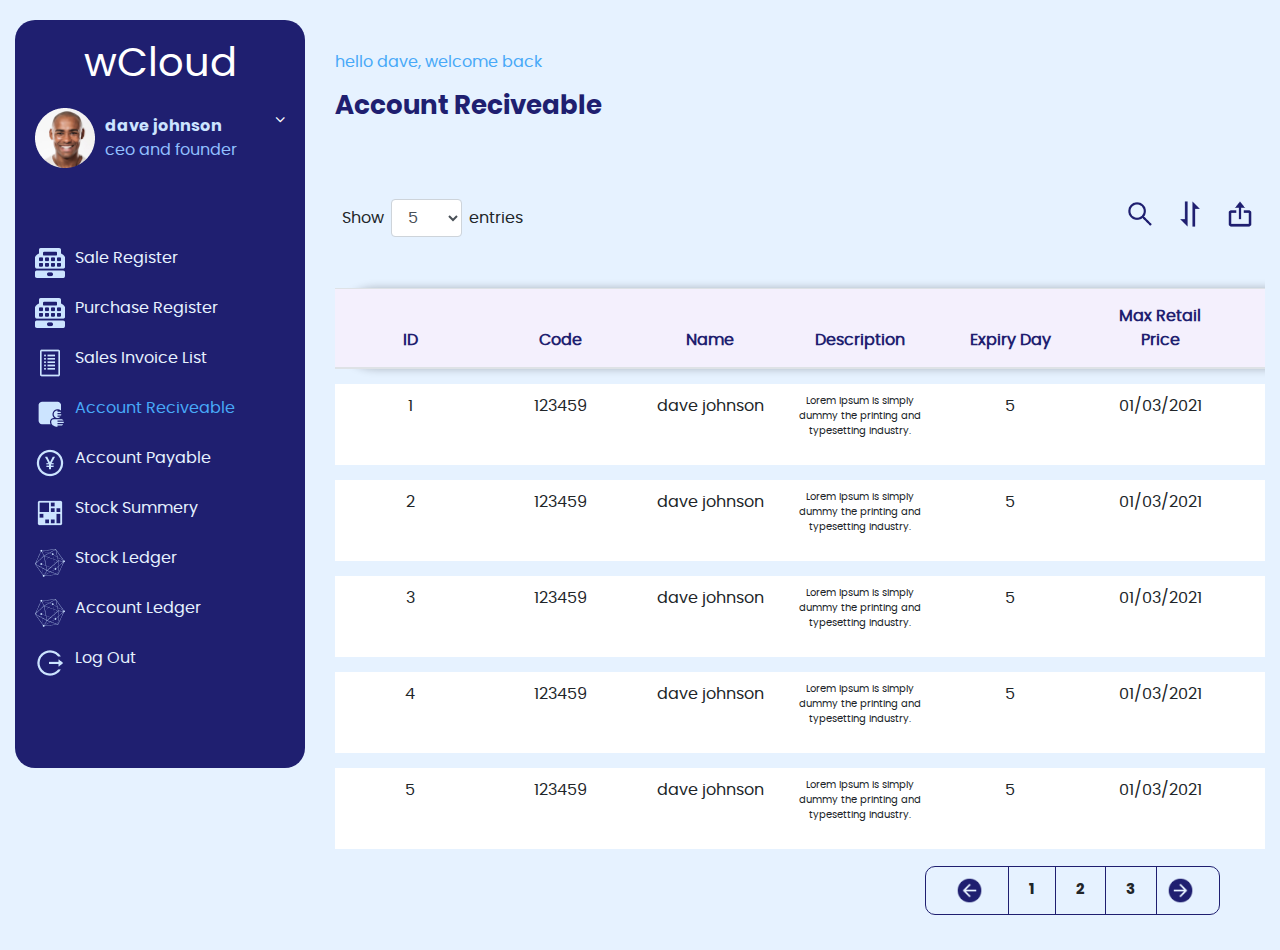
<file: user/account-receivable.html>
<!DOCTYPE html>
<html lang="en">

<head>
    <meta charset="utf-8">
    <meta name="description" content="">
    <meta http-equiv="X-UA-Compatible" content="IE=edge">
    <meta name="viewport" content="width=device-width, initial-scale=1, user-scalable=no ">
    <title>JVcloud</title>
    <meta name="description" content="" />
    <meta name="title" content="" />
    <meta name="keywords" content="" />
    <link rel="icon" href="../assets/images/Foodle.png" type="image/x-icon" />
    <!-- Bootstrap -->
    <link rel="stylesheet" type="text/css" href="../assets/css/bootstrap.min.css" />
    <link href="../assets/css/style.css" rel="stylesheet" />
    <link rel="stylesheet" href="https://cdnjs.cloudflare.com/ajax/libs/font-awesome/4.7.0/css/font-awesome.min.css" />
    <!-- slider  -->
    <link rel="stylesheet" type="text/css" href="../assets/css/swiper.css" />
    <link rel="stylesheet" type="text/css" href="../assets/css/swiper.min.css">
    <!--=== Windows Phone JS Code Start ===-->
    <script type="text/javascript">
        if (navigator.userAgent.match(/IEMobile\/10\.0/)) {
            var msViewportStyle = document.createElement('style')
            msViewportStyle.appendChild(
                document.createTextNode(
                    '@-ms-viewport{width:auto!important}'
                )
            )
            document.querySelector('head').appendChild(msViewportStyle)
        }
    </script>
    <!--=== Windows Phone JS Code End ===-->
</head>

<body>
    <div class="dashboard_main_index dashboard_back_all_page">
        <div class="wrapper_dashboard_main_index">
            <div class="container-fluid">
                <div class="row">
                    <div class="col-md-3">
                        <div class="left_side_div_dashboard">
                            <div class="logo_in_middle text-center">
                                <h1>wCloud</h1>
                            </div>
                            <div class="accordions">
                                <div class="accordion-item">
                                    <div class="accordion-title" data-tab="item1">
                                        <div class="profile_accordin">
                                            <div class="row">
                                                <div class="col-md-10">
                                                    <div class="profile_accordi_image_name">
                                                        <div class="img_beside_profile">
                                                            <img src="../assets/images/Ellipse 1.png" alt="img" />
                                                        </div>
                                                        <div class="text_beside_profile">
                                                            <p>dave johnson</p>
                                                            <p>ceo and founder</p>
                                                        </div>
                                                    </div>
                                                </div>
                                                <div class="col-md-2 text-right">
                                                    <div class="icon_profile">
                                                        <i class="fa fa-angle-down"></i>
                                                    </div>
                                                </div>
                                            </div>
                                        </div>
                                    </div>
                                    <div class="accordion-content" id="item1">
                                        profile listing
                                    </div>
                                </div>

                                <div class="accordion-item">
                                    <div class="accordion-title" data-tab="item2">
                                        <div class="profile_accordin profile_accordin_up_margin">
                                            <div class="row">
                                                <div class="col-md-10">
                                                    <div class="profile_accordi_image_name">
                                                        <a href="javascript:void(0)">
                                                            <div class="img_beside_profile">
                                                                <img src="../assets/images/user/whh_cashregister.png"
                                                                    alt="img" />
                                                            </div>
                                                            <div class="text_beside_profile ">
                                                                <h5>Sale Register</h5>
                                                            </div>
                                                        </a>
                                                    </div>
                                                </div>
                                            </div>
                                        </div>
                                    </div>
                                </div>

                                <div class="accordion-item">
                                    <div class="accordion-title" data-tab="item3">
                                        <div class="profile_accordin ">
                                            <div class="row">
                                                <div class="col-md-10">
                                                    <div class="profile_accordi_image_name">
                                                        <a href="javascript:void(0)">
                                                            <div class="img_beside_profile">
                                                                <img src="../assets/images/user/whh_cashregister.png"
                                                                    alt="img" />
                                                            </div>
                                                            <div class="text_beside_profile ">
                                                                <h5>Purchase Register</h5>
                                                            </div>
                                                        </a>
                                                    </div>
                                                </div>

                                            </div>
                                        </div>
                                    </div>
                                </div>

                                <div class="accordion-item">
                                    <div class="accordion-title" data-tab="item4">
                                        <div class="profile_accordin ">
                                            <div class="row">
                                                <div class="col-md-10">
                                                    <div class="profile_accordi_image_name">
                                                        <a href="javascript:void(0)">
                                                            <div class="img_beside_profile">
                                                                <img src="../assets/images/user/clarity_list-line.png"
                                                                    alt="img" />
                                                            </div>
                                                            <div class="text_beside_profile ">
                                                                <h5>Sales Invoice List</h5>
                                                            </div>
                                                        </a>
                                                    </div>
                                                </div>
                                            </div>
                                        </div>
                                    </div>
                                </div>

                                <div class="accordion-item">
                                    <div class="accordion-title" data-tab="item5">
                                        <div class="profile_accordin ">
                                            <div class="row">
                                                <div class="col-md-10">
                                                    <div class="profile_accordi_image_name">
                                                        <a href="javascript:void(0)">
                                                            <div class="img_beside_profile">
                                                                <img src="../assets/images/user/fluent_tab-inprivate-account-24-filled.png"
                                                                alt="img" />
                                                               
                                                            </div>
                                                            <div class="text_beside_profile active_page_link">
                                                                <h5>Account Reciveable</h5>
                                                            </div>
                                                        </a>
                                                    </div>
                                                </div>
                                            </div>
                                        </div>
                                    </div>
                                </div>

                                <div class="accordion-item">
                                    <div class="accordion-title" data-tab="item6">
                                        <div class="profile_accordin ">
                                            <div class="row">
                                                <div class="col-md-10">
                                                    <div class="profile_accordi_image_name">
                                                        <a href="javascript:void(0)">
                                                            <div class="img_beside_profile">
                                                                <img src="../assets/images/user/ant-design_pay-circle-outlined.png"
                                                                    alt="img" />
                                                            </div>
                                                            <div class="text_beside_profile">
                                                                <h5>Account Payable</h5>
                                                            </div>
                                                        </a>
                                                    </div>
                                                </div>

                                            </div>
                                        </div>
                                    </div>
                                </div>
                                <div class="accordion-item">
                                    <div class="accordion-title" data-tab="item7">
                                        <div class="profile_accordin ">
                                            <div class="row">
                                                <div class="col-md-10">
                                                    <div class="profile_accordi_image_name">
                                                        <a href="javascript:void(0)">
                                                            <div class="img_beside_profile">
                                                                <img src="../assets/images/user/carbon_heat-map-stocks.png"
                                                                    alt="img" />
                                                            </div>
                                                            <div class="text_beside_profile">
                                                                <h5>Stock Summery</h5>
                                                            </div>
                                                        </a>
                                                    </div>
                                                </div>
                                            </div>
                                        </div>
                                    </div>
                                </div>
                                <div class="accordion-item">
                                    <div class="accordion-title" data-tab="item7">
                                        <div class="profile_accordin ">
                                            <div class="row">
                                                <div class="col-md-10">
                                                    <div class="profile_accordi_image_name">
                                                        <a href="javascript:void(0)">
                                                            <div class="img_beside_profile">
                                                                <img src="../assets/images/user/simple-icons_hyperledger.png"
                                                                    alt="img" />
                                                            </div>
                                                            <div class="text_beside_profile">
                                                                <h5>Stock Ledger</h5>
                                                            </div>
                                                        </a>
                                                    </div>
                                                </div>
                                            </div>
                                        </div>
                                    </div>
                                </div>
                                <div class="accordion-item">
                                    <div class="accordion-title" data-tab="item7">
                                        <div class="profile_accordin ">
                                            <div class="row">
                                                <div class="col-md-10">
                                                    <div class="profile_accordi_image_name">
                                                        <a href="javascript:void(0)">
                                                            <div class="img_beside_profile">
                                                                <img src="../assets/images/user/simple-icons_hyperledger.png"
                                                                    alt="img" />
                                                            </div>
                                                            <div class="text_beside_profile">
                                                                <h5>Account Ledger</h5>
                                                            </div>
                                                        </a>
                                                    </div>
                                                </div>
                                            </div>
                                        </div>
                                    </div>
                                </div>
                                <div class="accordion-item">
                                    <div class="accordion-title" data-tab="item7">
                                        <div class="profile_accordin ">
                                            <div class="row">
                                                <div class="col-md-10">
                                                    <div class="profile_accordi_image_name">
                                                        <a href="javascript:void(0)">
                                                            <div class="img_beside_profile">
                                                                <img src="../assets/images/ant-design_logout-outlined.png"
                                                                    alt="img" />
                                                            </div>
                                                            <div class="text_beside_profile">
                                                                <h5>Log Out</h5>
                                                            </div>
                                                        </a>
                                                    </div>
                                                </div>
                                            </div>
                                        </div>
                                    </div>
                                </div>
                            </div>
                        </div>
                    </div>
                    <div class="col-md-9">
                        <div class="detail_div_dashboard">
                            <div class="detail_div_dashboard_wrapper">
                                <div class="header_div_for_dasnboard">
                                    <div class="row">
                                        <div class="col-md-6">
                                            <div class="message_dashboard">
                                                <p>hello dave, welcome back</p>
                                                <h5>Account Reciveable</h5>
                                            </div>
                                        </div>

                                    </div>
                                </div>
                                <div class="detail_sale_register_page_detail">
                                    <div class="detail_sale_register_page_detail_wrapper">
                                        <!-- <div class="green_haeding">
                                            <h2>Sale Register</h2>
                                        </div> -->
                                        <div class="main_table_div_jv_cloud">
                                            <div class="main_table_div_jv_cloud_wrapper">
                                                <div class="table_card_wrapper_div">
                                                    <div class="containerg">
                                                        <div class="headding_div_upper_tablr_for_sort">
                                                            <div class="row">
                                                                <div class="col-md-6">
                                                                    <div class="flex_show_rows_div">
                                                                        <p>Show</p>
                                                                        <div class="form-group">
                                                                            <select class="form-control" name="state"
                                                                                id="maxRows">
                                                                                <option value="5000">All</option>
                                                                                <option value="5">5</option>
                                                                                <option value="10">10</option>
                                                                                <option value="15">15</option>
                                                                                <option value="20">20</option>
                                                                                <option value="50">50</option>
                                                                                <option value="70">70</option>
                                                                                <option value="100">100</option>
                                                                            </select>
                                                                        </div>
                                                                        <p>entries</p>
                                                                    </div>

                                                                </div>
                                                                <div class="col-md-6 text-right">
                                                                    <div class="images_beside_dashboard_header">
                                                                        <div class="dropdown_three">
                                                                        <a href="javascript:void(0)" onClick="showHideDiv('divMsg')">
                                                                            <img src="../assets/images/search.png"
                                                                                alt="img" />
                                                                        </a>
                                                                        <div class="div_for_table_search" id="divMsg">
                                                                            <div class="div_for_table_search_wrapper">
                                                                                <form>
                                                                                    <div class="form-group">
                                                                                        <input type="text" placeholder="search" class="form-control">
                                                                                    </div>
                                                                                </form>
                                                                            </div>
                                                                        </div>
                                                                        </div>
                                                                      <div class="dropdown_three">
                                                                        <a href="javascript:void(0)" class="dropdown-toggle" data-toggle="dropdown" role="button" aria-haspopup="true" aria-expanded="false">
                                                                            <img src="../assets/images/user/bx_bx-sort.png"
                                                                                alt="img" />
                                                                        </a>
                                                                        <ul class="dropdown-menu text-left">
                                                                            <li>
                                                                                <p>Sort by</p>
                                                                                <a href="javascript:void(0)" class="arbefore"><i class="fa fa-calendar"></i>Start-Date</a>
                                                                            </li>
                                                                            <li>
                                                                                <a href="javascript:void(0)" class="arbefore"><i class="fa fa-calendar"></i>End-date</a>
                                                                            </li>
                                                                            <li>
                                                                                <a href="javascript:void(0)" class="arbefore"><i class="fa fa-user"></i>Party</a>
                                                                            </li>
                                                                        </ul>
                                                                    </div>
                                                                    <div class="clearfix"></div>
                                                                    <div class="dropdown_three">
                                                                        <a href="javascript:void(0)" class="dropdown-toggle" data-toggle="dropdown" role="button" aria-haspopup="true" aria-expanded="false">
                                                                            <img src="../assets/images/user/bx_bx-export.png"
                                                                                alt="img" />
                                                                        </a>
                                                                        <ul class="dropdown-menu ">
                                                                            <li>
                                                                                <a href="javascript:void(0)" class="arbefore"><i class="fa fa-file-excel-o"></i>Excel</a>
                                                                            </li>
                                                                            <li>
                                                                                <a href="javascript:void(0)" class="arbefore"><i class="fa fa-file-text"></i>CSV</a>
                                                                            </li>
                                                                            <li>
                                                                                <a href="javascript:void(0)" class="arbefore"><i class="fa fa-file-pdf-o"></i>Pdf</a>
                                                                            </li>
                                                                        </ul>
                                                                    </div>
                                                                    </div>
                                                                </div>
                                                            </div>
                                                        </div>


                                                        <table class="table table-class table_space" id="table-id">

                                                            <thead>
                                                                <tr>
                                                                    <th>Code</th>
                                                                    <th>Name</th>
                                                                    <th>Description</th>
                                                                    <th>Expiry Day</th>
                                                                    <th>Max Retail Price</th>
                                                                    <th>Web Price</th>
                                                                    <th>Partner Price</th>
                                                                    <th>Customer Price</th>
                                                                    <th>Action</th>
                                                                </tr>

                                                            </thead>

                                                            <tbody>
                                                                <tr>
                                                                    <td class="space-table-r">123459</td>
                                                                    <td>dave johnson</td>
                                                                    <td>
                                                                        <p>Lorem Ipsum is simply dummy the printing and
                                                                            typesetting industry.</p>
                                                                    </td>
                                                                    <td>5</td>
                                                                    <td>01/03/2021</td>
                                                                    <td>500</td>
                                                                    <td>$502</td>
                                                                    <td>$422</td>
                                                                    <td>
                                                                        <a href="#">
                                                                            <img src="../assets/images/user/bx_bx-edit.png"
                                                                                alt="img" />
                                                                        </a>
                                                                        <a href="#">
                                                                            <img src="../assets/images/user/carbon_delete.png"
                                                                                alt="img" />
                                                                        </a>
                                                                    </td>
                                                                </tr>

                                                                <tr>
                                                                    <td class="space-table-r">123459</td>
                                                                    <td>dave johnson</td>
                                                                    <td>
                                                                        <p>Lorem Ipsum is simply dummy the printing and
                                                                            typesetting industry.</p>
                                                                    </td>
                                                                    <td>5</td>
                                                                    <td>01/03/2021</td>
                                                                    <td>500</td>
                                                                    <td>$502</td>
                                                                    <td>$422</td>
                                                                    <td>
                                                                        <a href="#">
                                                                            <img src="../assets/images/user/bx_bx-edit.png"
                                                                                alt="img" />
                                                                        </a>
                                                                        <a href="#">
                                                                            <img src="../assets/images/user/carbon_delete.png"
                                                                                alt="img" />
                                                                        </a>
                                                                    </td>
                                                                </tr>

                                                                <tr>
                                                                    <td class="space-table-r">123459</td>
                                                                    <td>dave johnson</td>
                                                                    <td>
                                                                        <p>Lorem Ipsum is simply dummy the printing and
                                                                            typesetting industry.</p>
                                                                    </td>
                                                                    <td>5</td>
                                                                    <td>01/03/2021</td>
                                                                    <td>500</td>
                                                                    <td>$502</td>
                                                                    <td>$422</td>
                                                                    <td>
                                                                        <a href="#">
                                                                            <img src="../assets/images/user/bx_bx-edit.png"
                                                                                alt="img" />
                                                                        </a>
                                                                        <a href="#">
                                                                            <img src="../assets/images/user/carbon_delete.png"
                                                                                alt="img" />
                                                                        </a>
                                                                    </td>
                                                                </tr>

                                                                <tr>
                                                                    <td class="space-table-r">123459</td>
                                                                    <td>dave johnson</td>
                                                                    <td>
                                                                        <p>Lorem Ipsum is simply dummy the printing and
                                                                            typesetting industry.</p>
                                                                    </td>
                                                                    <td>5</td>
                                                                    <td>01/03/2021</td>
                                                                    <td>500</td>
                                                                    <td>$502</td>
                                                                    <td>$422</td>
                                                                    <td>
                                                                        <a href="#">
                                                                            <img src="../assets/images/user/bx_bx-edit.png"
                                                                                alt="img" />
                                                                        </a>
                                                                        <a href="#">
                                                                            <img src="../assets/images/user/carbon_delete.png"
                                                                                alt="img" />
                                                                        </a>
                                                                    </td>
                                                                </tr>

                                                                <tr>
                                                                    <td class="space-table-r">123459</td>
                                                                    <td>dave johnson</td>
                                                                    <td>
                                                                        <p>Lorem Ipsum is simply dummy the printing and
                                                                            typesetting industry.</p>
                                                                    </td>
                                                                    <td>5</td>
                                                                    <td>01/03/2021</td>
                                                                    <td>500</td>
                                                                    <td>$502</td>
                                                                    <td>$422</td>
                                                                    <td>
                                                                        <a href="#">
                                                                            <img src="../assets/images/user/bx_bx-edit.png"
                                                                                alt="img" />
                                                                        </a>
                                                                        <a href="#">
                                                                            <img src="../assets/images/user/carbon_delete.png"
                                                                                alt="img" />
                                                                        </a>
                                                                    </td>
                                                                </tr>

                                                                <tr>
                                                                    <td class="space-table-r">123459</td>
                                                                    <td>dave johnson</td>
                                                                    <td>
                                                                        <p>Lorem Ipsum is simply dummy the printing and
                                                                            typesetting industry.</p>
                                                                    </td>
                                                                    <td>5</td>
                                                                    <td>01/03/2021</td>
                                                                    <td>500</td>
                                                                    <td>$502</td>
                                                                    <td>$422</td>
                                                                    <td>
                                                                        <a href="#">
                                                                            <img src="../assets/images/user/bx_bx-edit.png"
                                                                                alt="img" />
                                                                        </a>
                                                                        <a href="#">
                                                                            <img src="../assets/images/user/carbon_delete.png"
                                                                                alt="img" />
                                                                        </a>
                                                                    </td>
                                                                </tr>

                                                                <tr>
                                                                    <td class="space-table-r">123459</td>
                                                                    <td>dave johnson</td>
                                                                    <td>
                                                                        <p>Lorem Ipsum is simply dummy the printing and
                                                                            typesetting industry.</p>
                                                                    </td>
                                                                    <td>5</td>
                                                                    <td>01/03/2021</td>
                                                                    <td>500</td>
                                                                    <td>$502</td>
                                                                    <td>$422</td>
                                                                    <td>
                                                                        <a href="#">
                                                                            <img src="../assets/images/user/bx_bx-edit.png"
                                                                                alt="img" />
                                                                        </a>
                                                                        <a href="#">
                                                                            <img src="../assets/images/user/carbon_delete.png"
                                                                                alt="img" />
                                                                        </a>
                                                                    </td>
                                                                </tr>

                                                                <tr>
                                                                    <td class="space-table-r">123459</td>
                                                                    <td>dave johnson</td>
                                                                    <td>
                                                                        <p>Lorem Ipsum is simply dummy the printing and
                                                                            typesetting industry.</p>
                                                                    </td>
                                                                    <td>5</td>
                                                                    <td>01/03/2021</td>
                                                                    <td>500</td>
                                                                    <td>$502</td>
                                                                    <td>$422</td>
                                                                    <td>
                                                                        <a href="#">
                                                                            <img src="../assets/images/user/bx_bx-edit.png"
                                                                                alt="img" />
                                                                        </a>
                                                                        <a href="#">
                                                                            <img src="../assets/images/user/carbon_delete.png"
                                                                                alt="img" />
                                                                        </a>
                                                                    </td>
                                                                </tr>

                                                                <tr>
                                                                    <td class="space-table-r">123459</td>
                                                                    <td>dave johnson</td>
                                                                    <td>
                                                                        <p>Lorem Ipsum is simply dummy the printing and
                                                                            typesetting industry.</p>
                                                                    </td>
                                                                    <td>5</td>
                                                                    <td>01/03/2021</td>
                                                                    <td>500</td>
                                                                    <td>$502</td>
                                                                    <td>$422</td>
                                                                    <td>
                                                                        <a href="#">
                                                                            <img src="../assets/images/user/bx_bx-edit.png"
                                                                                alt="img" />
                                                                        </a>
                                                                        <a href="#">
                                                                            <img src="../assets/images/user/carbon_delete.png"
                                                                                alt="img" />
                                                                        </a>
                                                                    </td>
                                                                </tr>

                                                                <tr>
                                                                    <td class="space-table-r">123459</td>
                                                                    <td>dave johnson</td>
                                                                    <td>
                                                                        <p>Lorem Ipsum is simply dummy the printing and
                                                                            typesetting industry.</p>
                                                                    </td>
                                                                    <td>5</td>
                                                                    <td>01/03/2021</td>
                                                                    <td>500</td>
                                                                    <td>$502</td>
                                                                    <td>$422</td>
                                                                    <td>
                                                                        <a href="#">
                                                                            <img src="../assets/images/user/bx_bx-edit.png"
                                                                                alt="img" />
                                                                        </a>
                                                                        <a href="#">
                                                                            <img src="../assets/images/user/carbon_delete.png"
                                                                                alt="img" />
                                                                        </a>
                                                                    </td>
                                                                </tr>

                                                                <tr>
                                                                    <td class="space-table-r">123459</td>
                                                                    <td>dave johnson</td>
                                                                    <td>
                                                                        <p>Lorem Ipsum is simply dummy the printing and
                                                                            typesetting industry.</p>
                                                                    </td>
                                                                    <td>5</td>
                                                                    <td>01/03/2021</td>
                                                                    <td>500</td>
                                                                    <td>$502</td>
                                                                    <td>$422</td>
                                                                    <td>
                                                                        <a href="#">
                                                                            <img src="../assets/images/user/bx_bx-edit.png"
                                                                                alt="img" />
                                                                        </a>
                                                                        <a href="#">
                                                                            <img src="../assets/images/user/carbon_delete.png"
                                                                                alt="img" />
                                                                        </a>
                                                                    </td>
                                                                </tr>

                                                                <tr>
                                                                    <td class="space-table-r">123459</td>
                                                                    <td>dave johnson</td>
                                                                    <td>
                                                                        <p>Lorem Ipsum is simply dummy the printing and
                                                                            typesetting industry.</p>
                                                                    </td>
                                                                    <td>5</td>
                                                                    <td>01/03/2021</td>
                                                                    <td>500</td>
                                                                    <td>$502</td>
                                                                    <td>$422</td>
                                                                    <td>
                                                                        <a href="#">
                                                                            <img src="../assets/images/user/bx_bx-edit.png"
                                                                                alt="img" />
                                                                        </a>
                                                                        <a href="#">
                                                                            <img src="../assets/images/user/carbon_delete.png"
                                                                                alt="img" />
                                                                        </a>
                                                                    </td>
                                                                </tr>

                                                                <tr>
                                                                    <td class="space-table-r">123459</td>
                                                                    <td>dave johnson</td>
                                                                    <td>
                                                                        <p>Lorem Ipsum is simply dummy the printing and
                                                                            typesetting industry.</p>
                                                                    </td>
                                                                    <td>5</td>
                                                                    <td>01/03/2021</td>
                                                                    <td>500</td>
                                                                    <td>$502</td>
                                                                    <td>$422</td>
                                                                    <td>
                                                                        <a href="#">
                                                                            <img src="../assets/images/user/bx_bx-edit.png"
                                                                                alt="img" />
                                                                        </a>
                                                                        <a href="#">
                                                                            <img src="../assets/images/user/carbon_delete.png"
                                                                                alt="img" />
                                                                        </a>
                                                                    </td>
                                                                </tr>

                                                                <tr>
                                                                    <td class="space-table-r">123459</td>
                                                                    <td>dave johnson</td>
                                                                    <td>
                                                                        <p>Lorem Ipsum is simply dummy the printing and
                                                                            typesetting industry.</p>
                                                                    </td>
                                                                    <td>5</td>
                                                                    <td>01/03/2021</td>
                                                                    <td>500</td>
                                                                    <td>$502</td>
                                                                    <td>$422</td>
                                                                    <td>
                                                                        <a href="#">
                                                                            <img src="../assets/images/user/bx_bx-edit.png"
                                                                                alt="img" />
                                                                        </a>
                                                                        <a href="#">
                                                                            <img src="../assets/images/user/carbon_delete.png"
                                                                                alt="img" />
                                                                        </a>
                                                                    </td>
                                                                </tr>

                                                                <tr>
                                                                    <td class="space-table-r">123459</td>
                                                                    <td>dave johnson</td>
                                                                    <td>
                                                                        <p>Lorem Ipsum is simply dummy the printing and
                                                                            typesetting industry.</p>
                                                                    </td>
                                                                    <td>5</td>
                                                                    <td>01/03/2021</td>
                                                                    <td>500</td>
                                                                    <td>$502</td>
                                                                    <td>$422</td>
                                                                    <td>
                                                                        <a href="#">
                                                                            <img src="../assets/images/user/bx_bx-edit.png"
                                                                                alt="img" />
                                                                        </a>
                                                                        <a href="#">
                                                                            <img src="../assets/images/user/carbon_delete.png"
                                                                                alt="img" />
                                                                        </a>
                                                                    </td>
                                                                </tr>
                                                            </tbody>

                                                        </table>

                                                        <!--		Start Pagination -->
                                                        <div class='pagination-container'>
                                                            <nav>
                                                                <ul class="pagination">

                                                                    <li data-page="prev">
                                                                        <span>
                                                                            <img src="../assets/images/user/carbon_previous-filled.png"
                                                                            alt="img" /> <span class="sr-only">(current)
                                                                        </span></span>
                                                                    </li>
                                                                    <li data-page="next" id="prev">
                                                                        <span> 
                                                                            <img src="../assets/images/user/carbon_next-filled.png"
                                                                            alt="img" /> <span
                                                                                class="sr-only">(current)</span></span>
                                                                    </li>
                                                                </ul>
                                                            </nav>
                                                        </div>

                                                    </div>
                                                </div>
                                            </div>
                                        </div>
                                    </div>
                                </div>
                            </div>
                        </div>
                    </div>
                </div>
            </div>
        </div>
    </div>
    <script src="../assets/js/jquery-3.1.1.min.js"></script>
    <script src="../assets/js/popper.min.js"></script>
    <script src="../assets/js/bootstrap.min.js"></script>
    <script src="../assets/js/ofi.js"></script>
    <script src="../assets/js/swiper.min.js"></script>
    <script type="text/javascript">
        function showHideDiv(ele) {
            var srcElement = document.getElementById(ele);
            if (srcElement != null) {
                if (srcElement.style.display == "block") {
                    srcElement.style.display = 'none';
                }
                else {
                    srcElement.style.display = 'block';
                }
                return false;
            }
        }
    </script>
    <script type="text/javascript">
        $(document).ready(function () {
            $(".accordion-title").click(function (e) {
                var accordionitem = $(this).attr("data-tab");
                $("#" + accordionitem).slideToggle().parent().siblings().find(".accordion-content").slideUp();

                $(this).toggleClass("active-title");
                $("#" + accordionitem).parent().siblings().find(".accordion-title").removeClass("active-title");

                $("i.fa-angle-down", this).toggleClass("chevron-top");
                $("#" + accordionitem).parent().siblings().find(".accordion-title i.fa-angle-down").removeClass("chevron-top");
            });

        });
    </script>
    <!-- script table -->
    <script>
        getPagination('#table-id');
        function getPagination(table) {
            var lastPage = 1;

            $('#maxRows')
                .on('change', function (evt) {
                    //$('.paginationprev').html('');						// reset pagination

                    lastPage = 1;
                    $('.pagination')
                        .find('li')
                        .slice(1, -1)
                        .remove();
                    var trnum = 0; // reset tr counter
                    var maxRows = parseInt($(this).val()); // get Max Rows from select option

                    if (maxRows == 5000) {
                        $('.pagination').hide();
                    } else {
                        $('.pagination').show();
                    }

                    var totalRows = $(table + ' tbody tr').length; // numbers of rows
                    $(table + ' tr:gt(0)').each(function () {
                        // each TR in  table and not the header
                        trnum++; // Start Counter
                        if (trnum > maxRows) {
                            // if tr number gt maxRows

                            $(this).hide(); // fade it out
                        }
                        if (trnum <= maxRows) {
                            $(this).show();
                        } // else fade in Important in case if it ..
                    }); //  was fade out to fade it in
                    if (totalRows > maxRows) {
                        // if tr total rows gt max rows option
                        var pagenum = Math.ceil(totalRows / maxRows); // ceil total(rows/maxrows) to get ..
                        //	numbers of pages
                        for (var i = 1; i <= pagenum;) {
                            // for each page append pagination li
                            $('.pagination #prev')
                                .before(
                                    '<li data-page="' +
                                    i +
                                    '">\
								  <span>' +
                                    i++ +
                                    '<span class="sr-only">(current)</span></span>\
								</li>'
                                )
                                .show();
                        } // end for i
                    } // end if row count > max rows
                    $('.pagination [data-page="1"]').addClass('active'); // add active class to the first li
                    $('.pagination li').on('click', function (evt) {
                        // on click each page
                        evt.stopImmediatePropagation();
                        evt.preventDefault();
                        var pageNum = $(this).attr('data-page'); // get it's number

                        var maxRows = parseInt($('#maxRows').val()); // get Max Rows from select option

                        if (pageNum == 'prev') {
                            if (lastPage == 1) {
                                return;
                            }
                            pageNum = --lastPage;
                        }
                        if (pageNum == 'next') {
                            if (lastPage == $('.pagination li').length + 2) {
                                return;
                            }
                            pageNum = ++lastPage;
                        }

                        lastPage = pageNum;
                        var trIndex = 0; // reset tr counter
                        $('.pagination li').removeClass('active'); // remove active class from all li
                        $('.pagination [data-page="' + lastPage + '"]').addClass('active'); // add active class to the clicked
                        // $(this).addClass('active');					// add active class to the clicked
                        limitPagging();
                        $(table + ' tr:gt(0)').each(function () {
                            // each tr in table not the header
                            trIndex++; // tr index counter
                            // if tr index gt maxRows*pageNum or lt maxRows*pageNum-maxRows fade if out
                            if (
                                trIndex > maxRows * pageNum ||
                                trIndex <= maxRows * pageNum - maxRows
                            ) {
                                $(this).hide();
                            } else {
                                $(this).show();
                            } //else fade in
                        }); // end of for each tr in table
                    }); // end of on click pagination list
                    limitPagging();
                })
                .val(5)
                .change();

            // end of on select change

            // END OF PAGINATION
        }

        function limitPagging() {
            // alert($('.pagination li').length)

            if ($('.pagination li').length > 10) {
                if ($('.pagination li.active').attr('data-page') <= 3) {
                    $('.pagination li:gt(3)').hide();
                    $('.pagination li:lt(2)').show();
                    $('.pagination [data-page="next"]').show();
                } if ($('.pagination li.active').attr('data-page') > 3) {
                    $('.pagination li:gt(0)').hide();
                    $('.pagination [data-page="next"]').show();
                    for (let i = (parseInt($('.pagination li.active').attr('data-page')) - 2); i <= (parseInt($('.pagination li.active').attr('data-page')) + 2); i++) {
                        $('.pagination [data-page="' + i + '"]').show();

                    }

                }
            }
        }

        $(function () {
            // Just to append id number for each row
            $('table tr:eq(0)').prepend('<th> ID </th>');

            var id = 0;

            $('table tr:gt(0)').each(function () {
                id++;
                $(this).prepend('<td>' + id + '</td>');
            });
        });


    </script>
    <!-- script table/ -->
</body>

</html>
</file>
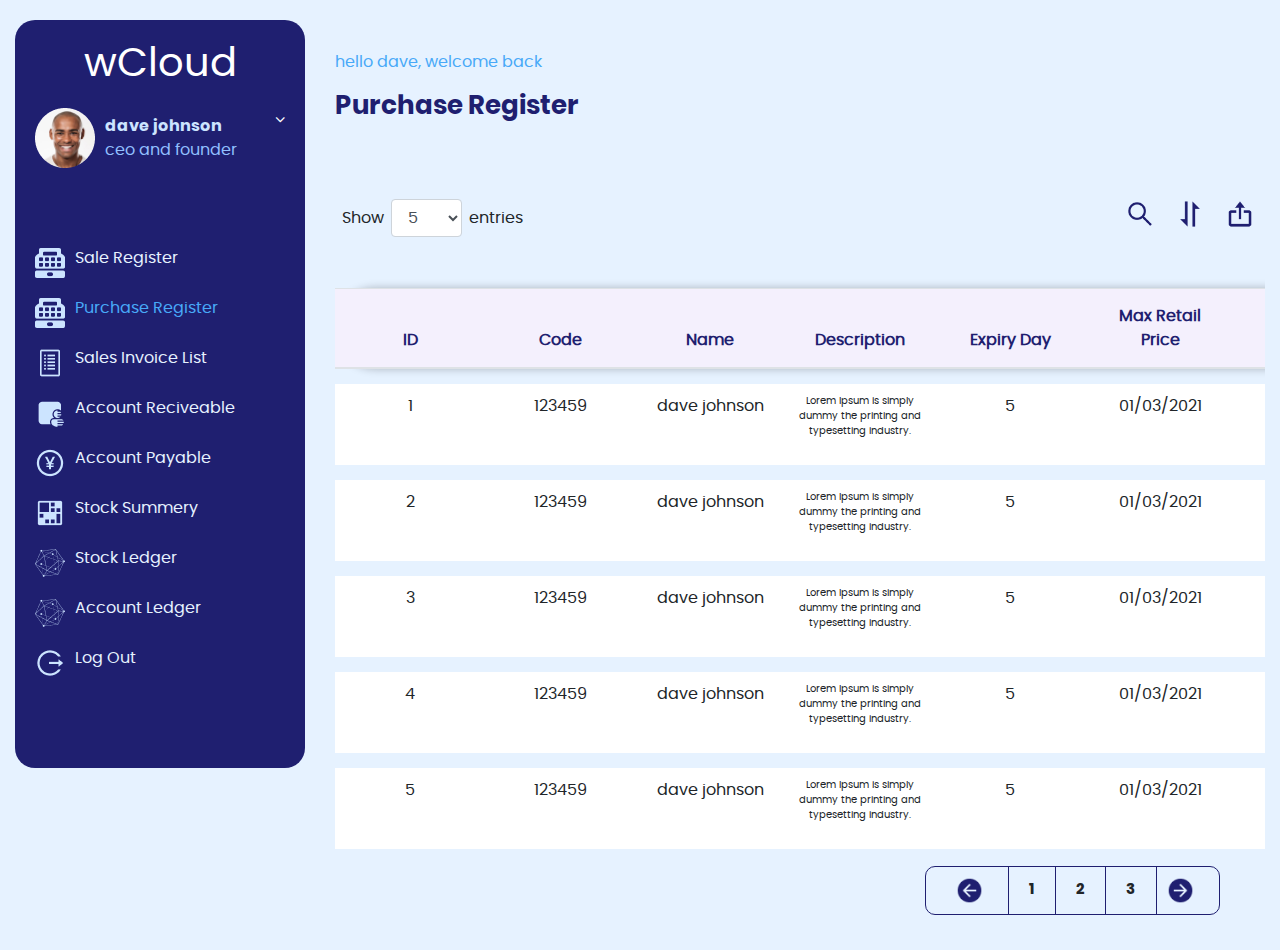
<file: user/purchase-register.html>
<!DOCTYPE html>
<html lang="en">

<head>
    <meta charset="utf-8">
    <meta name="description" content="">
    <meta http-equiv="X-UA-Compatible" content="IE=edge">
    <meta name="viewport" content="width=device-width, initial-scale=1, user-scalable=no ">
    <title>JVcloud</title>
    <meta name="description" content="" />
    <meta name="title" content="" />
    <meta name="keywords" content="" />
    <link rel="icon" href="../assets/images/Foodle.png" type="image/x-icon" />
    <!-- Bootstrap -->
    <link rel="stylesheet" type="text/css" href="../assets/css/bootstrap.min.css" />
    <link href="../assets/css/style.css" rel="stylesheet" />
    <link rel="stylesheet" href="https://cdnjs.cloudflare.com/ajax/libs/font-awesome/4.7.0/css/font-awesome.min.css" />
    <!-- slider  -->
    <link rel="stylesheet" type="text/css" href="../assets/css/swiper.css" />
    <link rel="stylesheet" type="text/css" href="../assets/css/swiper.min.css">
    <!--=== Windows Phone JS Code Start ===-->
    <script type="text/javascript">
        if (navigator.userAgent.match(/IEMobile\/10\.0/)) {
            var msViewportStyle = document.createElement('style')
            msViewportStyle.appendChild(
                document.createTextNode(
                    '@-ms-viewport{width:auto!important}'
                )
            )
            document.querySelector('head').appendChild(msViewportStyle)
        }
    </script>
    <!--=== Windows Phone JS Code End ===-->
</head>

<body>
    <div class="dashboard_main_index dashboard_back_all_page">
        <div class="wrapper_dashboard_main_index">
            <div class="container-fluid">
                <div class="row">
                    <div class="col-md-3">
                        <div class="left_side_div_dashboard">
                            <div class="logo_in_middle text-center">
                                <h1>wCloud</h1>
                            </div>
                            <div class="accordions">
                                <div class="accordion-item">
                                    <div class="accordion-title" data-tab="item1">
                                        <div class="profile_accordin">
                                            <div class="row">
                                                <div class="col-md-10">
                                                    <div class="profile_accordi_image_name">
                                                        <div class="img_beside_profile">
                                                            <img src="../assets/images/Ellipse 1.png" alt="img" />
                                                        </div>
                                                        <div class="text_beside_profile">
                                                            <p>dave johnson</p>
                                                            <p>ceo and founder</p>
                                                        </div>
                                                    </div>
                                                </div>
                                                <div class="col-md-2 text-right">
                                                    <div class="icon_profile">
                                                        <i class="fa fa-angle-down"></i>
                                                    </div>
                                                </div>
                                            </div>
                                        </div>
                                    </div>
                                    <div class="accordion-content" id="item1">
                                        profile listing
                                    </div>
                                </div>

                                <div class="accordion-item">
                                    <div class="accordion-title" data-tab="item2">
                                        <div class="profile_accordin profile_accordin_up_margin">
                                            <div class="row">
                                                <div class="col-md-10">
                                                    <div class="profile_accordi_image_name">
                                                        <a href="javascript:void(0)">
                                                            <div class="img_beside_profile">
                                                                <img src="../assets/images/user/whh_cashregister.png"
                                                                    alt="img" />
                                                            </div>
                                                            <div class="text_beside_profile ">
                                                                <h5>Sale Register</h5>
                                                            </div>
                                                        </a>
                                                    </div>
                                                </div>
                                            </div>
                                        </div>
                                    </div>
                                </div>

                                <div class="accordion-item">
                                    <div class="accordion-title" data-tab="item3">
                                        <div class="profile_accordin ">
                                            <div class="row">
                                                <div class="col-md-10">
                                                    <div class="profile_accordi_image_name">
                                                        <a href="javascript:void(0)">
                                                            <div class="img_beside_profile">
                                                                <img src="../assets/images/user/whh_cashregister.png"
                                                                    alt="img" />
                                                            </div>
                                                            <div class="text_beside_profile active_page_link">
                                                                <h5>Purchase Register</h5>
                                                            </div>
                                                        </a>
                                                    </div>
                                                </div>

                                            </div>
                                        </div>
                                    </div>
                                </div>

                                <div class="accordion-item">
                                    <div class="accordion-title" data-tab="item4">
                                        <div class="profile_accordin ">
                                            <div class="row">
                                                <div class="col-md-10">
                                                    <div class="profile_accordi_image_name">
                                                        <a href="javascript:void(0)">
                                                            <div class="img_beside_profile">
                                                                <img src="../assets/images/user/clarity_list-line.png"
                                                                    alt="img" />
                                                            </div>
                                                            <div class="text_beside_profile">
                                                                <h5>Sales Invoice List</h5>
                                                            </div>
                                                        </a>
                                                    </div>
                                                </div>
                                            </div>
                                        </div>
                                    </div>
                                </div>

                                <div class="accordion-item">
                                    <div class="accordion-title" data-tab="item5">
                                        <div class="profile_accordin ">
                                            <div class="row">
                                                <div class="col-md-10">
                                                    <div class="profile_accordi_image_name">
                                                        <a href="javascript:void(0)">
                                                            <div class="img_beside_profile">
                                                                <img src="../assets/images/user/fluent_tab-inprivate-account-24-filled.png"
                                                                alt="img" />
                                                            </div>
                                                            <div class="text_beside_profile">
                                                                <h5>Account Reciveable</h5>
                                                            </div>
                                                        </a>
                                                    </div>
                                                </div>
                                            </div>
                                        </div>
                                    </div>
                                </div>

                                <div class="accordion-item">
                                    <div class="accordion-title" data-tab="item6">
                                        <div class="profile_accordin ">
                                            <div class="row">
                                                <div class="col-md-10">
                                                    <div class="profile_accordi_image_name">
                                                        <a href="javascript:void(0)">
                                                            <div class="img_beside_profile">
                                                                <img src="../assets/images/user/ant-design_pay-circle-outlined.png"
                                                                alt="img" />
                                                              
                                                            </div>
                                                            <div class="text_beside_profile">
                                                                <h5>Account Payable</h5>
                                                            </div>
                                                        </a>
                                                    </div>
                                                </div>

                                            </div>
                                        </div>
                                    </div>
                                </div>
                                <div class="accordion-item">
                                    <div class="accordion-title" data-tab="item7">
                                        <div class="profile_accordin ">
                                            <div class="row">
                                                <div class="col-md-10">
                                                    <div class="profile_accordi_image_name">
                                                        <a href="javascript:void(0)">
                                                            <div class="img_beside_profile">
                                                                <img src="../assets/images/user/carbon_heat-map-stocks.png"
                                                                    alt="img" />
                                                            </div>
                                                            <div class="text_beside_profile">
                                                                <h5>Stock Summery</h5>
                                                            </div>
                                                        </a>
                                                    </div>
                                                </div>
                                            </div>
                                        </div>
                                    </div>
                                </div>
                                <div class="accordion-item">
                                    <div class="accordion-title" data-tab="item7">
                                        <div class="profile_accordin ">
                                            <div class="row">
                                                <div class="col-md-10">
                                                    <div class="profile_accordi_image_name">
                                                        <a href="javascript:void(0)">
                                                            <div class="img_beside_profile">
                                                                <img src="../assets/images/user/simple-icons_hyperledger.png"
                                                                    alt="img" />
                                                            </div>
                                                            <div class="text_beside_profile">
                                                                <h5>Stock Ledger</h5>
                                                            </div>
                                                        </a>
                                                    </div>
                                                </div>
                                            </div>
                                        </div>
                                    </div>
                                </div>
                                <div class="accordion-item">
                                    <div class="accordion-title" data-tab="item7">
                                        <div class="profile_accordin ">
                                            <div class="row">
                                                <div class="col-md-10">
                                                    <div class="profile_accordi_image_name">
                                                        <a href="javascript:void(0)">
                                                            <div class="img_beside_profile">
                                                                <img src="../assets/images/user/simple-icons_hyperledger.png"
                                                                    alt="img" />
                                                            </div>
                                                            <div class="text_beside_profile">
                                                                <h5>Account Ledger</h5>
                                                            </div>
                                                        </a>
                                                    </div>
                                                </div>
                                            </div>
                                        </div>
                                    </div>
                                </div>
                                <div class="accordion-item">
                                    <div class="accordion-title" data-tab="item7">
                                        <div class="profile_accordin ">
                                            <div class="row">
                                                <div class="col-md-10">
                                                    <div class="profile_accordi_image_name">
                                                        <a href="javascript:void(0)">
                                                            <div class="img_beside_profile">
                                                                <img src="../assets/images/ant-design_logout-outlined.png"
                                                                    alt="img" />
                                                            </div>
                                                            <div class="text_beside_profile">
                                                                <h5>Log Out</h5>
                                                            </div>
                                                        </a>
                                                    </div>
                                                </div>
                                            </div>
                                        </div>
                                    </div>
                                </div>
                            </div>
                        </div>
                    </div>
                    <div class="col-md-9">
                        <div class="detail_div_dashboard">
                            <div class="detail_div_dashboard_wrapper">
                                <div class="header_div_for_dasnboard">
                                    <div class="row">
                                        <div class="col-md-6">
                                            <div class="message_dashboard">
                                                <p>hello dave, welcome back</p>
                                                <h5>Purchase Register</h5>
                                            </div>
                                        </div>

                                    </div>
                                </div>
                                <div class="detail_sale_register_page_detail">
                                    <div class="detail_sale_register_page_detail_wrapper">
                                        <!-- <div class="green_haeding">
                                            <h2>Sale Register</h2>
                                        </div> -->
                                        <div class="main_table_div_jv_cloud">
                                            <div class="main_table_div_jv_cloud_wrapper">
                                                <div class="table_card_wrapper_div">
                                                    <div class="containerg">
                                                        <div class="headding_div_upper_tablr_for_sort">
                                                            <div class="row">
                                                                <div class="col-md-6">
                                                                    <div class="flex_show_rows_div">
                                                                        <p>Show</p>
                                                                        <div class="form-group">
                                                                            <select class="form-control" name="state"
                                                                                id="maxRows">
                                                                                <option value="5000">All</option>
                                                                                <option value="5">5</option>
                                                                                <option value="10">10</option>
                                                                                <option value="15">15</option>
                                                                                <option value="20">20</option>
                                                                                <option value="50">50</option>
                                                                                <option value="70">70</option>
                                                                                <option value="100">100</option>
                                                                            </select>
                                                                        </div>
                                                                        <p>entries</p>
                                                                    </div>

                                                                </div>
                                                                <div class="col-md-6 text-right">
                                                                    <div class="images_beside_dashboard_header">
                                                                        <div class="dropdown_three">
                                                                        <a href="javascript:void(0)" onClick="showHideDiv('divMsg')">
                                                                            <img src="../assets/images/search.png"
                                                                                alt="img" />
                                                                        </a>
                                                                        <div class="div_for_table_search" id="divMsg">
                                                                            <div class="div_for_table_search_wrapper">
                                                                                <form>
                                                                                    <div class="form-group">
                                                                                        <input type="text" placeholder="search" class="form-control">
                                                                                    </div>
                                                                                </form>
                                                                            </div>
                                                                        </div>
                                                                        </div>
                                                                      <div class="dropdown_three">
                                                                        <a href="javascript:void(0)" class="dropdown-toggle" data-toggle="dropdown" role="button" aria-haspopup="true" aria-expanded="false">
                                                                            <img src="../assets/images/user/bx_bx-sort.png"
                                                                                alt="img" />
                                                                        </a>
                                                                        <ul class="dropdown-menu text-left">
                                                                            <li>
                                                                                <p>Sort by</p>
                                                                                <a href="javascript:void(0)" class="arbefore"><i class="fa fa-calendar"></i>Start-Date</a>
                                                                            </li>
                                                                            <li>
                                                                                <a href="javascript:void(0)" class="arbefore"><i class="fa fa-calendar"></i>End-date</a>
                                                                            </li>
                                                                            <li>
                                                                                <a href="javascript:void(0)" class="arbefore"><i class="fa fa-user"></i>Party</a>
                                                                            </li>
                                                                        </ul>
                                                                    </div>
                                                                    <div class="clearfix"></div>
                                                                    <div class="dropdown_three">
                                                                        <a href="javascript:void(0)" class="dropdown-toggle" data-toggle="dropdown" role="button" aria-haspopup="true" aria-expanded="false">
                                                                            <img src="../assets/images/user/bx_bx-export.png"
                                                                                alt="img" />
                                                                        </a>
                                                                        <ul class="dropdown-menu ">
                                                                            <li>
                                                                                <a href="javascript:void(0)" class="arbefore"><i class="fa fa-file-excel-o"></i>Excel</a>
                                                                            </li>
                                                                            <li>
                                                                                <a href="javascript:void(0)" class="arbefore"><i class="fa fa-file-text"></i>CSV</a>
                                                                            </li>
                                                                            <li>
                                                                                <a href="javascript:void(0)" class="arbefore"><i class="fa fa-file-pdf-o"></i>Pdf</a>
                                                                            </li>
                                                                        </ul>
                                                                    </div>
                                                                    </div>
                                                                </div>
                                                            </div>
                                                        </div>


                                                        <table class="table table-class table_space" id="table-id">

                                                            <thead>
                                                                <tr>
                                                                    <th>Code</th>
                                                                    <th>Name</th>
                                                                    <th>Description</th>
                                                                    <th>Expiry Day</th>
                                                                    <th>Max Retail Price</th>
                                                                    <th>Web Price</th>
                                                                    <th>Partner Price</th>
                                                                    <th>Customer Price</th>
                                                                    <th>Action</th>
                                                                </tr>

                                                            </thead>

                                                            <tbody>
                                                                <tr>
                                                                    <td class="space-table-r">123459</td>
                                                                    <td>dave johnson</td>
                                                                    <td>
                                                                        <p>Lorem Ipsum is simply dummy the printing and
                                                                            typesetting industry.</p>
                                                                    </td>
                                                                    <td>5</td>
                                                                    <td>01/03/2021</td>
                                                                    <td>500</td>
                                                                    <td>$502</td>
                                                                    <td>$422</td>
                                                                    <td>
                                                                        <a href="#">
                                                                            <img src="../assets/images/user/bx_bx-edit.png"
                                                                                alt="img" />
                                                                        </a>
                                                                        <a href="#">
                                                                            <img src="../assets/images/user/carbon_delete.png"
                                                                                alt="img" />
                                                                        </a>
                                                                    </td>
                                                                </tr>

                                                                <tr>
                                                                    <td class="space-table-r">123459</td>
                                                                    <td>dave johnson</td>
                                                                    <td>
                                                                        <p>Lorem Ipsum is simply dummy the printing and
                                                                            typesetting industry.</p>
                                                                    </td>
                                                                    <td>5</td>
                                                                    <td>01/03/2021</td>
                                                                    <td>500</td>
                                                                    <td>$502</td>
                                                                    <td>$422</td>
                                                                    <td>
                                                                        <a href="#">
                                                                            <img src="../assets/images/user/bx_bx-edit.png"
                                                                                alt="img" />
                                                                        </a>
                                                                        <a href="#">
                                                                            <img src="../assets/images/user/carbon_delete.png"
                                                                                alt="img" />
                                                                        </a>
                                                                    </td>
                                                                </tr>

                                                                <tr>
                                                                    <td class="space-table-r">123459</td>
                                                                    <td>dave johnson</td>
                                                                    <td>
                                                                        <p>Lorem Ipsum is simply dummy the printing and
                                                                            typesetting industry.</p>
                                                                    </td>
                                                                    <td>5</td>
                                                                    <td>01/03/2021</td>
                                                                    <td>500</td>
                                                                    <td>$502</td>
                                                                    <td>$422</td>
                                                                    <td>
                                                                        <a href="#">
                                                                            <img src="../assets/images/user/bx_bx-edit.png"
                                                                                alt="img" />
                                                                        </a>
                                                                        <a href="#">
                                                                            <img src="../assets/images/user/carbon_delete.png"
                                                                                alt="img" />
                                                                        </a>
                                                                    </td>
                                                                </tr>

                                                                <tr>
                                                                    <td class="space-table-r">123459</td>
                                                                    <td>dave johnson</td>
                                                                    <td>
                                                                        <p>Lorem Ipsum is simply dummy the printing and
                                                                            typesetting industry.</p>
                                                                    </td>
                                                                    <td>5</td>
                                                                    <td>01/03/2021</td>
                                                                    <td>500</td>
                                                                    <td>$502</td>
                                                                    <td>$422</td>
                                                                    <td>
                                                                        <a href="#">
                                                                            <img src="../assets/images/user/bx_bx-edit.png"
                                                                                alt="img" />
                                                                        </a>
                                                                        <a href="#">
                                                                            <img src="../assets/images/user/carbon_delete.png"
                                                                                alt="img" />
                                                                        </a>
                                                                    </td>
                                                                </tr>

                                                                <tr>
                                                                    <td class="space-table-r">123459</td>
                                                                    <td>dave johnson</td>
                                                                    <td>
                                                                        <p>Lorem Ipsum is simply dummy the printing and
                                                                            typesetting industry.</p>
                                                                    </td>
                                                                    <td>5</td>
                                                                    <td>01/03/2021</td>
                                                                    <td>500</td>
                                                                    <td>$502</td>
                                                                    <td>$422</td>
                                                                    <td>
                                                                        <a href="#">
                                                                            <img src="../assets/images/user/bx_bx-edit.png"
                                                                                alt="img" />
                                                                        </a>
                                                                        <a href="#">
                                                                            <img src="../assets/images/user/carbon_delete.png"
                                                                                alt="img" />
                                                                        </a>
                                                                    </td>
                                                                </tr>

                                                                <tr>
                                                                    <td class="space-table-r">123459</td>
                                                                    <td>dave johnson</td>
                                                                    <td>
                                                                        <p>Lorem Ipsum is simply dummy the printing and
                                                                            typesetting industry.</p>
                                                                    </td>
                                                                    <td>5</td>
                                                                    <td>01/03/2021</td>
                                                                    <td>500</td>
                                                                    <td>$502</td>
                                                                    <td>$422</td>
                                                                    <td>
                                                                        <a href="#">
                                                                            <img src="../assets/images/user/bx_bx-edit.png"
                                                                                alt="img" />
                                                                        </a>
                                                                        <a href="#">
                                                                            <img src="../assets/images/user/carbon_delete.png"
                                                                                alt="img" />
                                                                        </a>
                                                                    </td>
                                                                </tr>

                                                                <tr>
                                                                    <td class="space-table-r">123459</td>
                                                                    <td>dave johnson</td>
                                                                    <td>
                                                                        <p>Lorem Ipsum is simply dummy the printing and
                                                                            typesetting industry.</p>
                                                                    </td>
                                                                    <td>5</td>
                                                                    <td>01/03/2021</td>
                                                                    <td>500</td>
                                                                    <td>$502</td>
                                                                    <td>$422</td>
                                                                    <td>
                                                                        <a href="#">
                                                                            <img src="../assets/images/user/bx_bx-edit.png"
                                                                                alt="img" />
                                                                        </a>
                                                                        <a href="#">
                                                                            <img src="../assets/images/user/carbon_delete.png"
                                                                                alt="img" />
                                                                        </a>
                                                                    </td>
                                                                </tr>

                                                                <tr>
                                                                    <td class="space-table-r">123459</td>
                                                                    <td>dave johnson</td>
                                                                    <td>
                                                                        <p>Lorem Ipsum is simply dummy the printing and
                                                                            typesetting industry.</p>
                                                                    </td>
                                                                    <td>5</td>
                                                                    <td>01/03/2021</td>
                                                                    <td>500</td>
                                                                    <td>$502</td>
                                                                    <td>$422</td>
                                                                    <td>
                                                                        <a href="#">
                                                                            <img src="../assets/images/user/bx_bx-edit.png"
                                                                                alt="img" />
                                                                        </a>
                                                                        <a href="#">
                                                                            <img src="../assets/images/user/carbon_delete.png"
                                                                                alt="img" />
                                                                        </a>
                                                                    </td>
                                                                </tr>

                                                                <tr>
                                                                    <td class="space-table-r">123459</td>
                                                                    <td>dave johnson</td>
                                                                    <td>
                                                                        <p>Lorem Ipsum is simply dummy the printing and
                                                                            typesetting industry.</p>
                                                                    </td>
                                                                    <td>5</td>
                                                                    <td>01/03/2021</td>
                                                                    <td>500</td>
                                                                    <td>$502</td>
                                                                    <td>$422</td>
                                                                    <td>
                                                                        <a href="#">
                                                                            <img src="../assets/images/user/bx_bx-edit.png"
                                                                                alt="img" />
                                                                        </a>
                                                                        <a href="#">
                                                                            <img src="../assets/images/user/carbon_delete.png"
                                                                                alt="img" />
                                                                        </a>
                                                                    </td>
                                                                </tr>

                                                                <tr>
                                                                    <td class="space-table-r">123459</td>
                                                                    <td>dave johnson</td>
                                                                    <td>
                                                                        <p>Lorem Ipsum is simply dummy the printing and
                                                                            typesetting industry.</p>
                                                                    </td>
                                                                    <td>5</td>
                                                                    <td>01/03/2021</td>
                                                                    <td>500</td>
                                                                    <td>$502</td>
                                                                    <td>$422</td>
                                                                    <td>
                                                                        <a href="#">
                                                                            <img src="../assets/images/user/bx_bx-edit.png"
                                                                                alt="img" />
                                                                        </a>
                                                                        <a href="#">
                                                                            <img src="../assets/images/user/carbon_delete.png"
                                                                                alt="img" />
                                                                        </a>
                                                                    </td>
                                                                </tr>

                                                                <tr>
                                                                    <td class="space-table-r">123459</td>
                                                                    <td>dave johnson</td>
                                                                    <td>
                                                                        <p>Lorem Ipsum is simply dummy the printing and
                                                                            typesetting industry.</p>
                                                                    </td>
                                                                    <td>5</td>
                                                                    <td>01/03/2021</td>
                                                                    <td>500</td>
                                                                    <td>$502</td>
                                                                    <td>$422</td>
                                                                    <td>
                                                                        <a href="#">
                                                                            <img src="../assets/images/user/bx_bx-edit.png"
                                                                                alt="img" />
                                                                        </a>
                                                                        <a href="#">
                                                                            <img src="../assets/images/user/carbon_delete.png"
                                                                                alt="img" />
                                                                        </a>
                                                                    </td>
                                                                </tr>

                                                                <tr>
                                                                    <td class="space-table-r">123459</td>
                                                                    <td>dave johnson</td>
                                                                    <td>
                                                                        <p>Lorem Ipsum is simply dummy the printing and
                                                                            typesetting industry.</p>
                                                                    </td>
                                                                    <td>5</td>
                                                                    <td>01/03/2021</td>
                                                                    <td>500</td>
                                                                    <td>$502</td>
                                                                    <td>$422</td>
                                                                    <td>
                                                                        <a href="#">
                                                                            <img src="../assets/images/user/bx_bx-edit.png"
                                                                                alt="img" />
                                                                        </a>
                                                                        <a href="#">
                                                                            <img src="../assets/images/user/carbon_delete.png"
                                                                                alt="img" />
                                                                        </a>
                                                                    </td>
                                                                </tr>

                                                                <tr>
                                                                    <td class="space-table-r">123459</td>
                                                                    <td>dave johnson</td>
                                                                    <td>
                                                                        <p>Lorem Ipsum is simply dummy the printing and
                                                                            typesetting industry.</p>
                                                                    </td>
                                                                    <td>5</td>
                                                                    <td>01/03/2021</td>
                                                                    <td>500</td>
                                                                    <td>$502</td>
                                                                    <td>$422</td>
                                                                    <td>
                                                                        <a href="#">
                                                                            <img src="../assets/images/user/bx_bx-edit.png"
                                                                                alt="img" />
                                                                        </a>
                                                                        <a href="#">
                                                                            <img src="../assets/images/user/carbon_delete.png"
                                                                                alt="img" />
                                                                        </a>
                                                                    </td>
                                                                </tr>

                                                                <tr>
                                                                    <td class="space-table-r">123459</td>
                                                                    <td>dave johnson</td>
                                                                    <td>
                                                                        <p>Lorem Ipsum is simply dummy the printing and
                                                                            typesetting industry.</p>
                                                                    </td>
                                                                    <td>5</td>
                                                                    <td>01/03/2021</td>
                                                                    <td>500</td>
                                                                    <td>$502</td>
                                                                    <td>$422</td>
                                                                    <td>
                                                                        <a href="#">
                                                                            <img src="../assets/images/user/bx_bx-edit.png"
                                                                                alt="img" />
                                                                        </a>
                                                                        <a href="#">
                                                                            <img src="../assets/images/user/carbon_delete.png"
                                                                                alt="img" />
                                                                        </a>
                                                                    </td>
                                                                </tr>

                                                                <tr>
                                                                    <td class="space-table-r">123459</td>
                                                                    <td>dave johnson</td>
                                                                    <td>
                                                                        <p>Lorem Ipsum is simply dummy the printing and
                                                                            typesetting industry.</p>
                                                                    </td>
                                                                    <td>5</td>
                                                                    <td>01/03/2021</td>
                                                                    <td>500</td>
                                                                    <td>$502</td>
                                                                    <td>$422</td>
                                                                    <td>
                                                                        <a href="#">
                                                                            <img src="../assets/images/user/bx_bx-edit.png"
                                                                                alt="img" />
                                                                        </a>
                                                                        <a href="#">
                                                                            <img src="../assets/images/user/carbon_delete.png"
                                                                                alt="img" />
                                                                        </a>
                                                                    </td>
                                                                </tr>
                                                            </tbody>

                                                        </table>

                                                        <!--		Start Pagination -->
                                                        <div class='pagination-container'>
                                                            <nav>
                                                                <ul class="pagination">

                                                                    <li data-page="prev">
                                                                        <span>
                                                                            <img src="../assets/images/user/carbon_previous-filled.png"
                                                                            alt="img" /> <span class="sr-only">(current)
                                                                        </span></span>
                                                                    </li>
                                                                    <li data-page="next" id="prev">
                                                                        <span> 
                                                                            <img src="../assets/images/user/carbon_next-filled.png"
                                                                            alt="img" /> <span
                                                                                class="sr-only">(current)</span></span>
                                                                    </li>
                                                                </ul>
                                                            </nav>
                                                        </div>

                                                    </div>
                                                </div>
                                            </div>
                                        </div>
                                    </div>
                                </div>
                            </div>
                        </div>
                    </div>
                </div>
            </div>
        </div>
    </div>
    <script src="../assets/js/jquery-3.1.1.min.js"></script>
    <script src="../assets/js/popper.min.js"></script>
    <script src="../assets/js/bootstrap.min.js"></script>
    <script src="../assets/js/ofi.js"></script>
    <script src="../assets/js/swiper.min.js"></script>
    <script type="text/javascript">
        function showHideDiv(ele) {
            var srcElement = document.getElementById(ele);
            if (srcElement != null) {
                if (srcElement.style.display == "block") {
                    srcElement.style.display = 'none';
                }
                else {
                    srcElement.style.display = 'block';
                }
                return false;
            }
        }
    </script>
    <script type="text/javascript">
        $(document).ready(function () {
            $(".accordion-title").click(function (e) {
                var accordionitem = $(this).attr("data-tab");
                $("#" + accordionitem).slideToggle().parent().siblings().find(".accordion-content").slideUp();

                $(this).toggleClass("active-title");
                $("#" + accordionitem).parent().siblings().find(".accordion-title").removeClass("active-title");

                $("i.fa-angle-down", this).toggleClass("chevron-top");
                $("#" + accordionitem).parent().siblings().find(".accordion-title i.fa-angle-down").removeClass("chevron-top");
            });

        });
    </script>
    <!-- script table -->
    <script>
        getPagination('#table-id');
        //getPagination('.table-class');
        //getPagination('table');

        /*					PAGINATION 
        - on change max rows select options fade out all rows gt option value mx = 5
        - append pagination list as per numbers of rows / max rows option (20row/5= 4pages )
        - each pagination li on click -> fade out all tr gt max rows * li num and (5*pagenum 2 = 10 rows)
        - fade out all tr lt max rows * li num - max rows ((5*pagenum 2 = 10) - 5)
        - fade in all tr between (maxRows*PageNum) and (maxRows*pageNum)- MaxRows 
        */


        function getPagination(table) {
            var lastPage = 1;

            $('#maxRows')
                .on('change', function (evt) {
                    //$('.paginationprev').html('');						// reset pagination

                    lastPage = 1;
                    $('.pagination')
                        .find('li')
                        .slice(1, -1)
                        .remove();
                    var trnum = 0; // reset tr counter
                    var maxRows = parseInt($(this).val()); // get Max Rows from select option

                    if (maxRows == 5000) {
                        $('.pagination').hide();
                    } else {
                        $('.pagination').show();
                    }

                    var totalRows = $(table + ' tbody tr').length; // numbers of rows
                    $(table + ' tr:gt(0)').each(function () {
                        // each TR in  table and not the header
                        trnum++; // Start Counter
                        if (trnum > maxRows) {
                            // if tr number gt maxRows

                            $(this).hide(); // fade it out
                        }
                        if (trnum <= maxRows) {
                            $(this).show();
                        } // else fade in Important in case if it ..
                    }); //  was fade out to fade it in
                    if (totalRows > maxRows) {
                        // if tr total rows gt max rows option
                        var pagenum = Math.ceil(totalRows / maxRows); // ceil total(rows/maxrows) to get ..
                        //	numbers of pages
                        for (var i = 1; i <= pagenum;) {
                            // for each page append pagination li
                            $('.pagination #prev')
                                .before(
                                    '<li data-page="' +
                                    i +
                                    '">\
								  <span>' +
                                    i++ +
                                    '<span class="sr-only">(current)</span></span>\
								</li>'
                                )
                                .show();
                        } // end for i
                    } // end if row count > max rows
                    $('.pagination [data-page="1"]').addClass('active'); // add active class to the first li
                    $('.pagination li').on('click', function (evt) {
                        // on click each page
                        evt.stopImmediatePropagation();
                        evt.preventDefault();
                        var pageNum = $(this).attr('data-page'); // get it's number

                        var maxRows = parseInt($('#maxRows').val()); // get Max Rows from select option

                        if (pageNum == 'prev') {
                            if (lastPage == 1) {
                                return;
                            }
                            pageNum = --lastPage;
                        }
                        if (pageNum == 'next') {
                            if (lastPage == $('.pagination li').length + 2) {
                                return;
                            }
                            pageNum = ++lastPage;
                        }

                        lastPage = pageNum;
                        var trIndex = 0; // reset tr counter
                        $('.pagination li').removeClass('active'); // remove active class from all li
                        $('.pagination [data-page="' + lastPage + '"]').addClass('active'); // add active class to the clicked
                        // $(this).addClass('active');					// add active class to the clicked
                        limitPagging();
                        $(table + ' tr:gt(0)').each(function () {
                            // each tr in table not the header
                            trIndex++; // tr index counter
                            // if tr index gt maxRows*pageNum or lt maxRows*pageNum-maxRows fade if out
                            if (
                                trIndex > maxRows * pageNum ||
                                trIndex <= maxRows * pageNum - maxRows
                            ) {
                                $(this).hide();
                            } else {
                                $(this).show();
                            } //else fade in
                        }); // end of for each tr in table
                    }); // end of on click pagination list
                    limitPagging();
                })
                .val(5)
                .change();

            // end of on select change

            // END OF PAGINATION
        }

        function limitPagging() {
            // alert($('.pagination li').length)

            if ($('.pagination li').length > 10) {
                if ($('.pagination li.active').attr('data-page') <= 3) {
                    $('.pagination li:gt(3)').hide();
                    $('.pagination li:lt(2)').show();
                    $('.pagination [data-page="next"]').show();
                } if ($('.pagination li.active').attr('data-page') > 3) {
                    $('.pagination li:gt(0)').hide();
                    $('.pagination [data-page="next"]').show();
                    for (let i = (parseInt($('.pagination li.active').attr('data-page')) - 2); i <= (parseInt($('.pagination li.active').attr('data-page')) + 2); i++) {
                        $('.pagination [data-page="' + i + '"]').show();

                    }

                }
            }
        }

        $(function () {
            // Just to append id number for each row
            $('table tr:eq(0)').prepend('<th> ID </th>');

            var id = 0;

            $('table tr:gt(0)').each(function () {
                id++;
                $(this).prepend('<td>' + id + '</td>');
            });
        });


    </script>
    <!-- script table/ -->
</body>

</html>
</file>
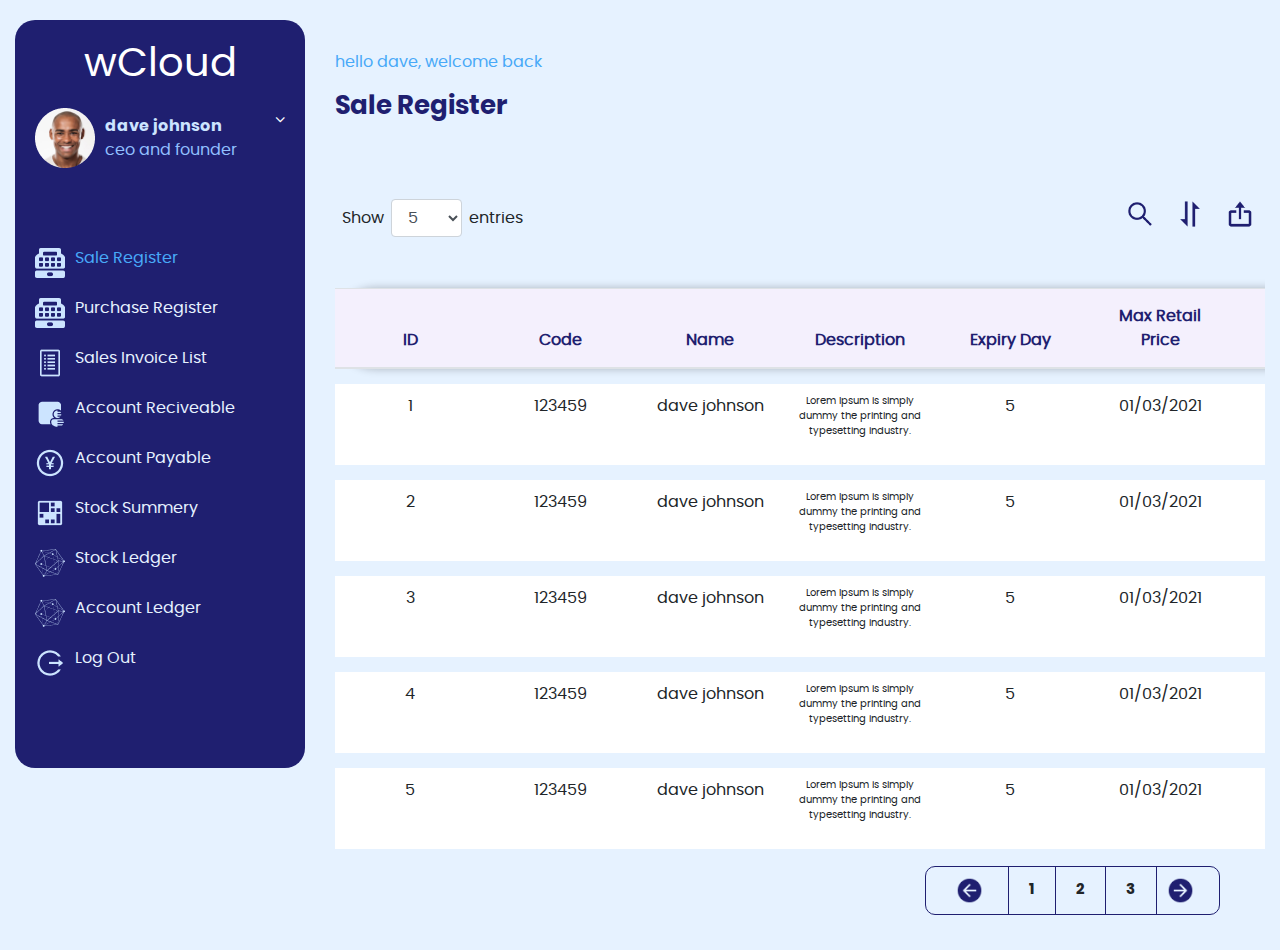
<file: user/sale-register.html>
<!DOCTYPE html>
<html lang="en">

<head>
    <meta charset="utf-8">
    <meta name="description" content="">
    <meta http-equiv="X-UA-Compatible" content="IE=edge">
    <meta name="viewport" content="width=device-width, initial-scale=1, user-scalable=no ">
    <title>JVcloud</title>
    <meta name="description" content="" />
    <meta name="title" content="" />
    <meta name="keywords" content="" />
    <link rel="icon" href="../assets/images/Foodle.png" type="image/x-icon" />
    <!-- Bootstrap -->
    <link rel="stylesheet" type="text/css" href="../assets/css/bootstrap.min.css" />
    <link href="../assets/css/style.css" rel="stylesheet" />
    <link rel="stylesheet" href="https://cdnjs.cloudflare.com/ajax/libs/font-awesome/4.7.0/css/font-awesome.min.css" />
    <!-- slider  -->
    <link rel="stylesheet" type="text/css" href="../assets/css/swiper.css" />
    <link rel="stylesheet" type="text/css" href="../assets/css/swiper.min.css">
    <!--=== Windows Phone JS Code Start ===-->
    <script type="text/javascript">
        if (navigator.userAgent.match(/IEMobile\/10\.0/)) {
            var msViewportStyle = document.createElement('style')
            msViewportStyle.appendChild(
                document.createTextNode(
                    '@-ms-viewport{width:auto!important}'
                )
            )
            document.querySelector('head').appendChild(msViewportStyle)
        }
    </script>
    <!--=== Windows Phone JS Code End ===-->
</head>

<body>
    <div class="dashboard_main_index dashboard_back_all_page">
        <div class="wrapper_dashboard_main_index">
            <div class="container-fluid">
                <div class="row">
                    <div class="col-md-3">
                        <div class="left_side_div_dashboard">
                            <div class="logo_in_middle text-center">
                                <h1>wCloud</h1>
                            </div>
                            <div class="accordions">
                                <div class="accordion-item">
                                    <div class="accordion-title" data-tab="item1">
                                        <div class="profile_accordin">
                                            <div class="row">
                                                <div class="col-md-10">
                                                    <div class="profile_accordi_image_name">
                                                        <div class="img_beside_profile">
                                                            <img src="../assets/images/Ellipse 1.png" alt="img" />
                                                        </div>
                                                        <div class="text_beside_profile">
                                                            <p>dave johnson</p>
                                                            <p>ceo and founder</p>
                                                        </div>
                                                    </div>
                                                </div>
                                                <div class="col-md-2 text-right">
                                                    <div class="icon_profile">
                                                        <i class="fa fa-angle-down"></i>
                                                    </div>
                                                </div>
                                            </div>
                                        </div>
                                    </div>
                                    <div class="accordion-content" id="item1">
                                        profile listing
                                    </div>
                                </div>

                                <div class="accordion-item">
                                    <div class="accordion-title" data-tab="item2">
                                        <div class="profile_accordin profile_accordin_up_margin">
                                            <div class="row">
                                                <div class="col-md-10">
                                                    <div class="profile_accordi_image_name">
                                                        <a href="javascript:void(0)">
                                                            <div class="img_beside_profile">
                                                                <img src="../assets/images/user/whh_cashregister.png"
                                                                    alt="img" />
                                                            </div>
                                                            <div class="text_beside_profile active_page_link">
                                                                <h5>Sale Register</h5>
                                                            </div>
                                                        </a>
                                                    </div>
                                                </div>
                                            </div>
                                        </div>
                                    </div>
                                </div>

                                <div class="accordion-item">
                                    <div class="accordion-title" data-tab="item3">
                                        <div class="profile_accordin ">
                                            <div class="row">
                                                <div class="col-md-10">
                                                    <div class="profile_accordi_image_name">
                                                        <a href="javascript:void(0)">
                                                            <div class="img_beside_profile">
                                                                <img src="../assets/images/user/whh_cashregister.png"
                                                                    alt="img" />
                                                            </div>
                                                            <div class="text_beside_profile">
                                                                <h5>Purchase Register</h5>
                                                            </div>
                                                        </a>
                                                    </div>
                                                </div>

                                            </div>
                                        </div>
                                    </div>
                                </div>

                                <div class="accordion-item">
                                    <div class="accordion-title" data-tab="item4">
                                        <div class="profile_accordin ">
                                            <div class="row">
                                                <div class="col-md-10">
                                                    <div class="profile_accordi_image_name">
                                                        <a href="javascript:void(0)">
                                                            <div class="img_beside_profile">
                                                                <img src="../assets/images/user/clarity_list-line.png"
                                                                    alt="img" />
                                                            </div>
                                                            <div class="text_beside_profile">
                                                                <h5>Sales Invoice List</h5>
                                                            </div>
                                                        </a>
                                                    </div>
                                                </div>
                                            </div>
                                        </div>
                                    </div>
                                </div>

                                <div class="accordion-item">
                                    <div class="accordion-title" data-tab="item5">
                                        <div class="profile_accordin ">
                                            <div class="row">
                                                <div class="col-md-10">
                                                    <div class="profile_accordi_image_name">
                                                        <a href="javascript:void(0)">
                                                            <div class="img_beside_profile">
                                                                <img src="../assets/images/user/fluent_tab-inprivate-account-24-filled.png"
                                                                alt="img" />
                                                            </div>
                                                            <div class="text_beside_profile">
                                                                <h5>Account Reciveable</h5>
                                                            </div>
                                                        </a>
                                                    </div>
                                                </div>
                                            </div>
                                        </div>
                                    </div>
                                </div>

                                <div class="accordion-item">
                                    <div class="accordion-title" data-tab="item6">
                                        <div class="profile_accordin ">
                                            <div class="row">
                                                <div class="col-md-10">
                                                    <div class="profile_accordi_image_name">
                                                        <a href="javascript:void(0)">
                                                            <div class="img_beside_profile">
                                                                <img src="../assets/images/user/ant-design_pay-circle-outlined.png"
                                                                alt="img" />
                                                             
                                                            </div>
                                                            <div class="text_beside_profile">
                                                                <h5>Account Payable</h5>
                                                            </div>
                                                        </a>
                                                    </div>
                                                </div>

                                            </div>
                                        </div>
                                    </div>
                                </div>
                                <div class="accordion-item">
                                    <div class="accordion-title" data-tab="item7">
                                        <div class="profile_accordin ">
                                            <div class="row">
                                                <div class="col-md-10">
                                                    <div class="profile_accordi_image_name">
                                                        <a href="javascript:void(0)">
                                                            <div class="img_beside_profile">
                                                                <img src="../assets/images/user/carbon_heat-map-stocks.png"
                                                                    alt="img" />
                                                            </div>
                                                            <div class="text_beside_profile">
                                                                <h5>Stock Summery</h5>
                                                            </div>
                                                        </a>
                                                    </div>
                                                </div>
                                            </div>
                                        </div>
                                    </div>
                                </div>
                                <div class="accordion-item">
                                    <div class="accordion-title" data-tab="item7">
                                        <div class="profile_accordin ">
                                            <div class="row">
                                                <div class="col-md-10">
                                                    <div class="profile_accordi_image_name">
                                                        <a href="javascript:void(0)">
                                                            <div class="img_beside_profile">
                                                                <img src="../assets/images/user/simple-icons_hyperledger.png"
                                                                    alt="img" />
                                                            </div>
                                                            <div class="text_beside_profile">
                                                                <h5>Stock Ledger</h5>
                                                            </div>
                                                        </a>
                                                    </div>
                                                </div>
                                            </div>
                                        </div>
                                    </div>
                                </div>
                                <div class="accordion-item">
                                    <div class="accordion-title" data-tab="item7">
                                        <div class="profile_accordin ">
                                            <div class="row">
                                                <div class="col-md-10">
                                                    <div class="profile_accordi_image_name">
                                                        <a href="javascript:void(0)">
                                                            <div class="img_beside_profile">
                                                                <img src="../assets/images/user/simple-icons_hyperledger.png"
                                                                    alt="img" />
                                                            </div>
                                                            <div class="text_beside_profile">
                                                                <h5>Account Ledger</h5>
                                                            </div>
                                                        </a>
                                                    </div>
                                                </div>
                                            </div>
                                        </div>
                                    </div>
                                </div>
                                <div class="accordion-item">
                                    <div class="accordion-title" data-tab="item7">
                                        <div class="profile_accordin ">
                                            <div class="row">
                                                <div class="col-md-10">
                                                    <div class="profile_accordi_image_name">
                                                        <a href="javascript:void(0)">
                                                            <div class="img_beside_profile">
                                                                <img src="../assets/images/ant-design_logout-outlined.png"
                                                                    alt="img" />
                                                            </div>
                                                            <div class="text_beside_profile">
                                                                <h5>Log Out</h5>
                                                            </div>
                                                        </a>
                                                    </div>
                                                </div>
                                            </div>
                                        </div>
                                    </div>
                                </div>
                            </div>
                        </div>
                    </div>
                    <div class="col-md-9">
                        <div class="detail_div_dashboard">
                            <div class="detail_div_dashboard_wrapper">
                                <div class="header_div_for_dasnboard">
                                    <div class="row">
                                        <div class="col-md-6">
                                            <div class="message_dashboard">
                                                <p>hello dave, welcome back</p>
                                                <h5>Sale Register</h5>
                                            </div>
                                        </div>

                                    </div>
                                </div>
                                <div class="detail_sale_register_page_detail">
                                    <div class="detail_sale_register_page_detail_wrapper">
                                        <!-- <div class="green_haeding">
                                            <h2>Sale Register</h2>
                                        </div> -->
                                        <div class="main_table_div_jv_cloud">
                                            <div class="main_table_div_jv_cloud_wrapper">
                                                <div class="table_card_wrapper_div">
                                                    <div class="containerg">
                                                        <div class="headding_div_upper_tablr_for_sort">
                                                            <div class="row">
                                                                <div class="col-md-6">
                                                                    <div class="flex_show_rows_div">
                                                                        <p>Show</p>
                                                                        <div class="form-group">
                                                                            <select class="form-control" name="state"
                                                                                id="maxRows">
                                                                                <option value="5000">All</option>
                                                                                <option value="5">5</option>
                                                                                <option value="10">10</option>
                                                                                <option value="15">15</option>
                                                                                <option value="20">20</option>
                                                                                <option value="50">50</option>
                                                                                <option value="70">70</option>
                                                                                <option value="100">100</option>
                                                                            </select>
                                                                        </div>
                                                                        <p>entries</p>
                                                                    </div>

                                                                </div>
                                                                <div class="col-md-6 text-right">
                                                                    <div class="images_beside_dashboard_header">
                                                                        <div class="dropdown_three">
                                                                        <a href="javascript:void(0)" onClick="showHideDiv('divMsg')">
                                                                            <img src="../assets/images/search.png"
                                                                                alt="img" />
                                                                        </a>
                                                                        <div class="div_for_table_search" id="divMsg">
                                                                            <div class="div_for_table_search_wrapper">
                                                                                <form>
                                                                                    <div class="form-group">
                                                                                        <input type="text" placeholder="search" class="form-control">
                                                                                    </div>
                                                                                </form>
                                                                            </div>
                                                                        </div>
                                                                        </div>
                                                                      <div class="dropdown_three">
                                                                        <a href="javascript:void(0)" class="dropdown-toggle" data-toggle="dropdown" role="button" aria-haspopup="true" aria-expanded="false">
                                                                            <img src="../assets/images/user/bx_bx-sort.png"
                                                                                alt="img" />
                                                                        </a>
                                                                        <ul class="dropdown-menu text-left">
                                                                            <li>
                                                                                <p>Sort by</p>
                                                                                <a href="javascript:void(0)" class="arbefore"><i class="fa fa-calendar"></i>Start-Date</a>
                                                                            </li>
                                                                            <li>
                                                                                <a href="javascript:void(0)" class="arbefore"><i class="fa fa-calendar"></i>End-date</a>
                                                                            </li>
                                                                            <li>
                                                                                <a href="javascript:void(0)" class="arbefore"><i class="fa fa-user"></i>Party</a>
                                                                            </li>
                                                                        </ul>
                                                                    </div>
                                                                    <div class="clearfix"></div>
                                                                    <div class="dropdown_three">
                                                                        <a href="javascript:void(0)" class="dropdown-toggle" data-toggle="dropdown" role="button" aria-haspopup="true" aria-expanded="false">
                                                                            <img src="../assets/images/user/bx_bx-export.png"
                                                                                alt="img" />
                                                                        </a>
                                                                        <ul class="dropdown-menu ">
                                                                            <li>
                                                                                <a href="javascript:void(0)" class="arbefore"><i class="fa fa-file-excel-o"></i>Excel</a>
                                                                            </li>
                                                                            <li>
                                                                                <a href="javascript:void(0)" class="arbefore"><i class="fa fa-file-text"></i>CSV</a>
                                                                            </li>
                                                                            <li>
                                                                                <a href="javascript:void(0)" class="arbefore"><i class="fa fa-file-pdf-o"></i>Pdf</a>
                                                                            </li>
                                                                        </ul>
                                                                    </div>
                                                                    </div>
                                                                </div>
                                                            </div>
                                                        </div>


                                                        <table class="table table-class table_space" id="table-id">

                                                            <thead>
                                                                <tr>
                                                                    <th>Code</th>
                                                                    <th>Name</th>
                                                                    <th>Description</th>
                                                                    <th>Expiry Day</th>
                                                                    <th>Max Retail Price</th>
                                                                    <th>Web Price</th>
                                                                    <th>Partner Price</th>
                                                                    <th>Customer Price</th>
                                                                    <th>Action</th>
                                                                </tr>

                                                            </thead>

                                                            <tbody>
                                                                <tr>
                                                                    <td class="space-table-r">123459</td>
                                                                    <td>dave johnson</td>
                                                                    <td>
                                                                        <p>Lorem Ipsum is simply dummy the printing and
                                                                            typesetting industry.</p>
                                                                    </td>
                                                                    <td>5</td>
                                                                    <td>01/03/2021</td>
                                                                    <td>500</td>
                                                                    <td>$502</td>
                                                                    <td>$422</td>
                                                                    <td>
                                                                        <a href="#">
                                                                            <img src="../assets/images/user/bx_bx-edit.png"
                                                                                alt="img" />
                                                                        </a>
                                                                        <a href="#">
                                                                            <img src="../assets/images/user/carbon_delete.png"
                                                                                alt="img" />
                                                                        </a>
                                                                    </td>
                                                                </tr>

                                                                <tr>
                                                                    <td class="space-table-r">123459</td>
                                                                    <td>dave johnson</td>
                                                                    <td>
                                                                        <p>Lorem Ipsum is simply dummy the printing and
                                                                            typesetting industry.</p>
                                                                    </td>
                                                                    <td>5</td>
                                                                    <td>01/03/2021</td>
                                                                    <td>500</td>
                                                                    <td>$502</td>
                                                                    <td>$422</td>
                                                                    <td>
                                                                        <a href="#">
                                                                            <img src="../assets/images/user/bx_bx-edit.png"
                                                                                alt="img" />
                                                                        </a>
                                                                        <a href="#">
                                                                            <img src="../assets/images/user/carbon_delete.png"
                                                                                alt="img" />
                                                                        </a>
                                                                    </td>
                                                                </tr>

                                                                <tr>
                                                                    <td class="space-table-r">123459</td>
                                                                    <td>dave johnson</td>
                                                                    <td>
                                                                        <p>Lorem Ipsum is simply dummy the printing and
                                                                            typesetting industry.</p>
                                                                    </td>
                                                                    <td>5</td>
                                                                    <td>01/03/2021</td>
                                                                    <td>500</td>
                                                                    <td>$502</td>
                                                                    <td>$422</td>
                                                                    <td>
                                                                        <a href="#">
                                                                            <img src="../assets/images/user/bx_bx-edit.png"
                                                                                alt="img" />
                                                                        </a>
                                                                        <a href="#">
                                                                            <img src="../assets/images/user/carbon_delete.png"
                                                                                alt="img" />
                                                                        </a>
                                                                    </td>
                                                                </tr>

                                                                <tr>
                                                                    <td class="space-table-r">123459</td>
                                                                    <td>dave johnson</td>
                                                                    <td>
                                                                        <p>Lorem Ipsum is simply dummy the printing and
                                                                            typesetting industry.</p>
                                                                    </td>
                                                                    <td>5</td>
                                                                    <td>01/03/2021</td>
                                                                    <td>500</td>
                                                                    <td>$502</td>
                                                                    <td>$422</td>
                                                                    <td>
                                                                        <a href="#">
                                                                            <img src="../assets/images/user/bx_bx-edit.png"
                                                                                alt="img" />
                                                                        </a>
                                                                        <a href="#">
                                                                            <img src="../assets/images/user/carbon_delete.png"
                                                                                alt="img" />
                                                                        </a>
                                                                    </td>
                                                                </tr>

                                                                <tr>
                                                                    <td class="space-table-r">123459</td>
                                                                    <td>dave johnson</td>
                                                                    <td>
                                                                        <p>Lorem Ipsum is simply dummy the printing and
                                                                            typesetting industry.</p>
                                                                    </td>
                                                                    <td>5</td>
                                                                    <td>01/03/2021</td>
                                                                    <td>500</td>
                                                                    <td>$502</td>
                                                                    <td>$422</td>
                                                                    <td>
                                                                        <a href="#">
                                                                            <img src="../assets/images/user/bx_bx-edit.png"
                                                                                alt="img" />
                                                                        </a>
                                                                        <a href="#">
                                                                            <img src="../assets/images/user/carbon_delete.png"
                                                                                alt="img" />
                                                                        </a>
                                                                    </td>
                                                                </tr>

                                                                <tr>
                                                                    <td class="space-table-r">123459</td>
                                                                    <td>dave johnson</td>
                                                                    <td>
                                                                        <p>Lorem Ipsum is simply dummy the printing and
                                                                            typesetting industry.</p>
                                                                    </td>
                                                                    <td>5</td>
                                                                    <td>01/03/2021</td>
                                                                    <td>500</td>
                                                                    <td>$502</td>
                                                                    <td>$422</td>
                                                                    <td>
                                                                        <a href="#">
                                                                            <img src="../assets/images/user/bx_bx-edit.png"
                                                                                alt="img" />
                                                                        </a>
                                                                        <a href="#">
                                                                            <img src="../assets/images/user/carbon_delete.png"
                                                                                alt="img" />
                                                                        </a>
                                                                    </td>
                                                                </tr>

                                                                <tr>
                                                                    <td class="space-table-r">123459</td>
                                                                    <td>dave johnson</td>
                                                                    <td>
                                                                        <p>Lorem Ipsum is simply dummy the printing and
                                                                            typesetting industry.</p>
                                                                    </td>
                                                                    <td>5</td>
                                                                    <td>01/03/2021</td>
                                                                    <td>500</td>
                                                                    <td>$502</td>
                                                                    <td>$422</td>
                                                                    <td>
                                                                        <a href="#">
                                                                            <img src="../assets/images/user/bx_bx-edit.png"
                                                                                alt="img" />
                                                                        </a>
                                                                        <a href="#">
                                                                            <img src="../assets/images/user/carbon_delete.png"
                                                                                alt="img" />
                                                                        </a>
                                                                    </td>
                                                                </tr>

                                                                <tr>
                                                                    <td class="space-table-r">123459</td>
                                                                    <td>dave johnson</td>
                                                                    <td>
                                                                        <p>Lorem Ipsum is simply dummy the printing and
                                                                            typesetting industry.</p>
                                                                    </td>
                                                                    <td>5</td>
                                                                    <td>01/03/2021</td>
                                                                    <td>500</td>
                                                                    <td>$502</td>
                                                                    <td>$422</td>
                                                                    <td>
                                                                        <a href="#">
                                                                            <img src="../assets/images/user/bx_bx-edit.png"
                                                                                alt="img" />
                                                                        </a>
                                                                        <a href="#">
                                                                            <img src="../assets/images/user/carbon_delete.png"
                                                                                alt="img" />
                                                                        </a>
                                                                    </td>
                                                                </tr>

                                                                <tr>
                                                                    <td class="space-table-r">123459</td>
                                                                    <td>dave johnson</td>
                                                                    <td>
                                                                        <p>Lorem Ipsum is simply dummy the printing and
                                                                            typesetting industry.</p>
                                                                    </td>
                                                                    <td>5</td>
                                                                    <td>01/03/2021</td>
                                                                    <td>500</td>
                                                                    <td>$502</td>
                                                                    <td>$422</td>
                                                                    <td>
                                                                        <a href="#">
                                                                            <img src="../assets/images/user/bx_bx-edit.png"
                                                                                alt="img" />
                                                                        </a>
                                                                        <a href="#">
                                                                            <img src="../assets/images/user/carbon_delete.png"
                                                                                alt="img" />
                                                                        </a>
                                                                    </td>
                                                                </tr>

                                                                <tr>
                                                                    <td class="space-table-r">123459</td>
                                                                    <td>dave johnson</td>
                                                                    <td>
                                                                        <p>Lorem Ipsum is simply dummy the printing and
                                                                            typesetting industry.</p>
                                                                    </td>
                                                                    <td>5</td>
                                                                    <td>01/03/2021</td>
                                                                    <td>500</td>
                                                                    <td>$502</td>
                                                                    <td>$422</td>
                                                                    <td>
                                                                        <a href="#">
                                                                            <img src="../assets/images/user/bx_bx-edit.png"
                                                                                alt="img" />
                                                                        </a>
                                                                        <a href="#">
                                                                            <img src="../assets/images/user/carbon_delete.png"
                                                                                alt="img" />
                                                                        </a>
                                                                    </td>
                                                                </tr>

                                                                <tr>
                                                                    <td class="space-table-r">123459</td>
                                                                    <td>dave johnson</td>
                                                                    <td>
                                                                        <p>Lorem Ipsum is simply dummy the printing and
                                                                            typesetting industry.</p>
                                                                    </td>
                                                                    <td>5</td>
                                                                    <td>01/03/2021</td>
                                                                    <td>500</td>
                                                                    <td>$502</td>
                                                                    <td>$422</td>
                                                                    <td>
                                                                        <a href="#">
                                                                            <img src="../assets/images/user/bx_bx-edit.png"
                                                                                alt="img" />
                                                                        </a>
                                                                        <a href="#">
                                                                            <img src="../assets/images/user/carbon_delete.png"
                                                                                alt="img" />
                                                                        </a>
                                                                    </td>
                                                                </tr>

                                                                <tr>
                                                                    <td class="space-table-r">123459</td>
                                                                    <td>dave johnson</td>
                                                                    <td>
                                                                        <p>Lorem Ipsum is simply dummy the printing and
                                                                            typesetting industry.</p>
                                                                    </td>
                                                                    <td>5</td>
                                                                    <td>01/03/2021</td>
                                                                    <td>500</td>
                                                                    <td>$502</td>
                                                                    <td>$422</td>
                                                                    <td>
                                                                        <a href="#">
                                                                            <img src="../assets/images/user/bx_bx-edit.png"
                                                                                alt="img" />
                                                                        </a>
                                                                        <a href="#">
                                                                            <img src="../assets/images/user/carbon_delete.png"
                                                                                alt="img" />
                                                                        </a>
                                                                    </td>
                                                                </tr>

                                                                <tr>
                                                                    <td class="space-table-r">123459</td>
                                                                    <td>dave johnson</td>
                                                                    <td>
                                                                        <p>Lorem Ipsum is simply dummy the printing and
                                                                            typesetting industry.</p>
                                                                    </td>
                                                                    <td>5</td>
                                                                    <td>01/03/2021</td>
                                                                    <td>500</td>
                                                                    <td>$502</td>
                                                                    <td>$422</td>
                                                                    <td>
                                                                        <a href="#">
                                                                            <img src="../assets/images/user/bx_bx-edit.png"
                                                                                alt="img" />
                                                                        </a>
                                                                        <a href="#">
                                                                            <img src="../assets/images/user/carbon_delete.png"
                                                                                alt="img" />
                                                                        </a>
                                                                    </td>
                                                                </tr>

                                                                <tr>
                                                                    <td class="space-table-r">123459</td>
                                                                    <td>dave johnson</td>
                                                                    <td>
                                                                        <p>Lorem Ipsum is simply dummy the printing and
                                                                            typesetting industry.</p>
                                                                    </td>
                                                                    <td>5</td>
                                                                    <td>01/03/2021</td>
                                                                    <td>500</td>
                                                                    <td>$502</td>
                                                                    <td>$422</td>
                                                                    <td>
                                                                        <a href="#">
                                                                            <img src="../assets/images/user/bx_bx-edit.png"
                                                                                alt="img" />
                                                                        </a>
                                                                        <a href="#">
                                                                            <img src="../assets/images/user/carbon_delete.png"
                                                                                alt="img" />
                                                                        </a>
                                                                    </td>
                                                                </tr>

                                                                <tr>
                                                                    <td class="space-table-r">123459</td>
                                                                    <td>dave johnson</td>
                                                                    <td>
                                                                        <p>Lorem Ipsum is simply dummy the printing and
                                                                            typesetting industry.</p>
                                                                    </td>
                                                                    <td>5</td>
                                                                    <td>01/03/2021</td>
                                                                    <td>500</td>
                                                                    <td>$502</td>
                                                                    <td>$422</td>
                                                                    <td>
                                                                        <a href="#">
                                                                            <img src="../assets/images/user/bx_bx-edit.png"
                                                                                alt="img" />
                                                                        </a>
                                                                        <a href="#">
                                                                            <img src="../assets/images/user/carbon_delete.png"
                                                                                alt="img" />
                                                                        </a>
                                                                    </td>
                                                                </tr>
                                                            </tbody>

                                                        </table>

                                                        <!--		Start Pagination -->
                                                        <div class='pagination-container'>
                                                            <nav>
                                                                <ul class="pagination">

                                                                    <li data-page="prev">
                                                                        <span>
                                                                            <img src="../assets/images/user/carbon_previous-filled.png"
                                                                            alt="img" /> <span class="sr-only">(current)
                                                                        </span></span>
                                                                    </li>
                                                                    <li data-page="next" id="prev">
                                                                        <span> 
                                                                            <img src="../assets/images/user/carbon_next-filled.png"
                                                                            alt="img" /> <span
                                                                                class="sr-only">(current)</span></span>
                                                                    </li>
                                                                </ul>
                                                            </nav>
                                                        </div>

                                                    </div>
                                                </div>
                                            </div>
                                        </div>
                                    </div>
                                </div>
                            </div>
                        </div>
                    </div>
                </div>
            </div>
        </div>
    </div>
    <script src="../assets/js/jquery-3.1.1.min.js"></script>
    <script src="../assets/js/popper.min.js"></script>
    <script src="../assets/js/bootstrap.min.js"></script>
    <script src="../assets/js/ofi.js"></script>
    <script src="../assets/js/swiper.min.js"></script>
    <script type="text/javascript">
        function showHideDiv(ele) {
            var srcElement = document.getElementById(ele);
            if (srcElement != null) {
                if (srcElement.style.display == "block") {
                    srcElement.style.display = 'none';
                }
                else {
                    srcElement.style.display = 'block';
                }
                return false;
            }
        }
    </script>
    <script type="text/javascript">
        $(document).ready(function () {
            $(".accordion-title").click(function (e) {
                var accordionitem = $(this).attr("data-tab");
                $("#" + accordionitem).slideToggle().parent().siblings().find(".accordion-content").slideUp();

                $(this).toggleClass("active-title");
                $("#" + accordionitem).parent().siblings().find(".accordion-title").removeClass("active-title");

                $("i.fa-angle-down", this).toggleClass("chevron-top");
                $("#" + accordionitem).parent().siblings().find(".accordion-title i.fa-angle-down").removeClass("chevron-top");
            });

        });
    </script>
    <!-- script table -->
    <script>
        getPagination('#table-id');
        //getPagination('.table-class');
        //getPagination('table');

        /*					PAGINATION 
        - on change max rows select options fade out all rows gt option value mx = 5
        - append pagination list as per numbers of rows / max rows option (20row/5= 4pages )
        - each pagination li on click -> fade out all tr gt max rows * li num and (5*pagenum 2 = 10 rows)
        - fade out all tr lt max rows * li num - max rows ((5*pagenum 2 = 10) - 5)
        - fade in all tr between (maxRows*PageNum) and (maxRows*pageNum)- MaxRows 
        */


        function getPagination(table) {
            var lastPage = 1;

            $('#maxRows')
                .on('change', function (evt) {
                    //$('.paginationprev').html('');						// reset pagination

                    lastPage = 1;
                    $('.pagination')
                        .find('li')
                        .slice(1, -1)
                        .remove();
                    var trnum = 0; // reset tr counter
                    var maxRows = parseInt($(this).val()); // get Max Rows from select option

                    if (maxRows == 5000) {
                        $('.pagination').hide();
                    } else {
                        $('.pagination').show();
                    }

                    var totalRows = $(table + ' tbody tr').length; // numbers of rows
                    $(table + ' tr:gt(0)').each(function () {
                        // each TR in  table and not the header
                        trnum++; // Start Counter
                        if (trnum > maxRows) {
                            // if tr number gt maxRows

                            $(this).hide(); // fade it out
                        }
                        if (trnum <= maxRows) {
                            $(this).show();
                        } // else fade in Important in case if it ..
                    }); //  was fade out to fade it in
                    if (totalRows > maxRows) {
                        // if tr total rows gt max rows option
                        var pagenum = Math.ceil(totalRows / maxRows); // ceil total(rows/maxrows) to get ..
                        //	numbers of pages
                        for (var i = 1; i <= pagenum;) {
                            // for each page append pagination li
                            $('.pagination #prev')
                                .before(
                                    '<li data-page="' +
                                    i +
                                    '">\
								  <span>' +
                                    i++ +
                                    '<span class="sr-only">(current)</span></span>\
								</li>'
                                )
                                .show();
                        } // end for i
                    } // end if row count > max rows
                    $('.pagination [data-page="1"]').addClass('active'); // add active class to the first li
                    $('.pagination li').on('click', function (evt) {
                        // on click each page
                        evt.stopImmediatePropagation();
                        evt.preventDefault();
                        var pageNum = $(this).attr('data-page'); // get it's number

                        var maxRows = parseInt($('#maxRows').val()); // get Max Rows from select option

                        if (pageNum == 'prev') {
                            if (lastPage == 1) {
                                return;
                            }
                            pageNum = --lastPage;
                        }
                        if (pageNum == 'next') {
                            if (lastPage == $('.pagination li').length + 2) {
                                return;
                            }
                            pageNum = ++lastPage;
                        }

                        lastPage = pageNum;
                        var trIndex = 0; // reset tr counter
                        $('.pagination li').removeClass('active'); // remove active class from all li
                        $('.pagination [data-page="' + lastPage + '"]').addClass('active'); // add active class to the clicked
                        // $(this).addClass('active');					// add active class to the clicked
                        limitPagging();
                        $(table + ' tr:gt(0)').each(function () {
                            // each tr in table not the header
                            trIndex++; // tr index counter
                            // if tr index gt maxRows*pageNum or lt maxRows*pageNum-maxRows fade if out
                            if (
                                trIndex > maxRows * pageNum ||
                                trIndex <= maxRows * pageNum - maxRows
                            ) {
                                $(this).hide();
                            } else {
                                $(this).show();
                            } //else fade in
                        }); // end of for each tr in table
                    }); // end of on click pagination list
                    limitPagging();
                })
                .val(5)
                .change();

            // end of on select change

            // END OF PAGINATION
        }

        function limitPagging() {
            // alert($('.pagination li').length)

            if ($('.pagination li').length > 10) {
                if ($('.pagination li.active').attr('data-page') <= 3) {
                    $('.pagination li:gt(3)').hide();
                    $('.pagination li:lt(2)').show();
                    $('.pagination [data-page="next"]').show();
                } if ($('.pagination li.active').attr('data-page') > 3) {
                    $('.pagination li:gt(0)').hide();
                    $('.pagination [data-page="next"]').show();
                    for (let i = (parseInt($('.pagination li.active').attr('data-page')) - 2); i <= (parseInt($('.pagination li.active').attr('data-page')) + 2); i++) {
                        $('.pagination [data-page="' + i + '"]').show();

                    }

                }
            }
        }

        $(function () {
            // Just to append id number for each row
            $('table tr:eq(0)').prepend('<th> ID </th>');

            var id = 0;

            $('table tr:gt(0)').each(function () {
                id++;
                $(this).prepend('<td>' + id + '</td>');
            });
        });


    </script>
    <!-- script table/ -->
</body>

</html>
</file>
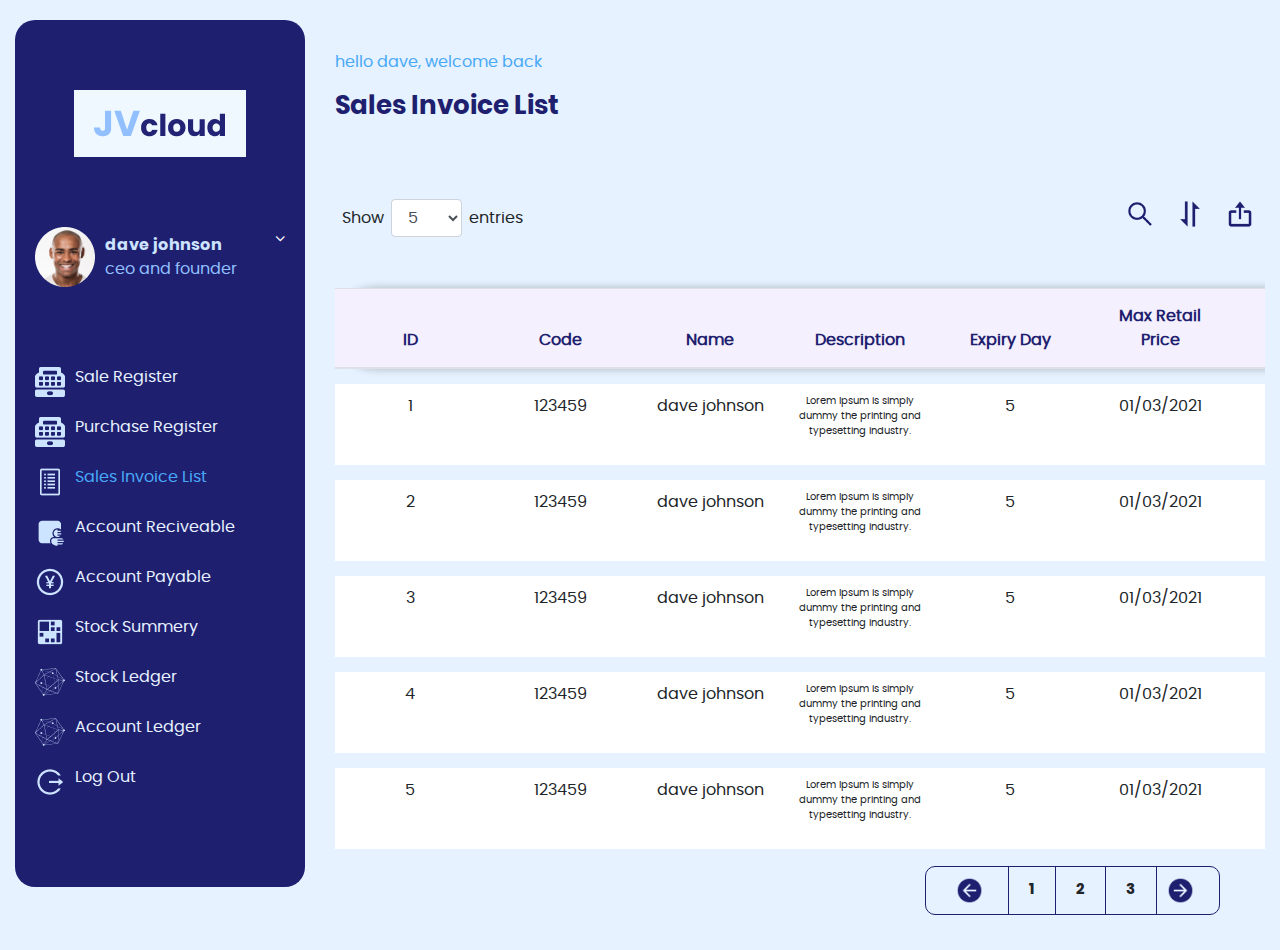
<file: user/sales-invoice-list.html>
<!DOCTYPE html>
<html lang="en">

<head>
    <meta charset="utf-8">
    <meta name="description" content="">
    <meta http-equiv="X-UA-Compatible" content="IE=edge">
    <meta name="viewport" content="width=device-width, initial-scale=1, user-scalable=no ">
    <title>JVcloud</title>
    <meta name="description" content="" />
    <meta name="title" content="" />
    <meta name="keywords" content="" />
    <link rel="icon" href="../assets/images/Foodle.png" type="image/x-icon" />
    <!-- Bootstrap -->
    <link rel="stylesheet" type="text/css" href="../assets/css/bootstrap.min.css" />
    <link href="../assets/css/style.css" rel="stylesheet" />
    <link rel="stylesheet" href="https://cdnjs.cloudflare.com/ajax/libs/font-awesome/4.7.0/css/font-awesome.min.css" />
    <!-- slider  -->
    <link rel="stylesheet" type="text/css" href="../assets/css/swiper.css" />
    <link rel="stylesheet" type="text/css" href="../assets/css/swiper.min.css">
    <!--=== Windows Phone JS Code Start ===-->
    <script type="text/javascript">
        if (navigator.userAgent.match(/IEMobile\/10\.0/)) {
            var msViewportStyle = document.createElement('style')
            msViewportStyle.appendChild(
                document.createTextNode(
                    '@-ms-viewport{width:auto!important}'
                )
            )
            document.querySelector('head').appendChild(msViewportStyle)
        }
    </script>
    <!--=== Windows Phone JS Code End ===-->
</head>

<body>
    <div class="dashboard_main_index dashboard_back_all_page">
        <div class="wrapper_dashboard_main_index">
            <div class="container-fluid">
                <div class="row">
                    <div class="col-md-3">
                        <div class="left_side_div_dashboard">
                            <div class="logo_in_middle text-center">
                                <img src="../assets/images/JVcloud.png" alt="img" />
                            </div>
                            <div class="accordions">
                                <div class="accordion-item">
                                    <div class="accordion-title" data-tab="item1">
                                        <div class="profile_accordin">
                                            <div class="row">
                                                <div class="col-md-10">
                                                    <div class="profile_accordi_image_name">
                                                        <div class="img_beside_profile">
                                                            <img src="../assets/images/Ellipse 1.png" alt="img" />
                                                        </div>
                                                        <div class="text_beside_profile">
                                                            <p>dave johnson</p>
                                                            <p>ceo and founder</p>
                                                        </div>
                                                    </div>
                                                </div>
                                                <div class="col-md-2 text-right">
                                                    <div class="icon_profile">
                                                        <i class="fa fa-angle-down"></i>
                                                    </div>
                                                </div>
                                            </div>
                                        </div>
                                    </div>
                                    <div class="accordion-content" id="item1">
                                        profile listing
                                    </div>
                                </div>

                                <div class="accordion-item">
                                    <div class="accordion-title" data-tab="item2">
                                        <div class="profile_accordin profile_accordin_up_margin">
                                            <div class="row">
                                                <div class="col-md-10">
                                                    <div class="profile_accordi_image_name">
                                                        <a href="javascript:void(0)">
                                                            <div class="img_beside_profile">
                                                                <img src="../assets/images/user/whh_cashregister.png"
                                                                    alt="img" />
                                                            </div>
                                                            <div class="text_beside_profile ">
                                                                <h5>Sale Register</h5>
                                                            </div>
                                                        </a>
                                                    </div>
                                                </div>
                                            </div>
                                        </div>
                                    </div>
                                </div>

                                <div class="accordion-item">
                                    <div class="accordion-title" data-tab="item3">
                                        <div class="profile_accordin ">
                                            <div class="row">
                                                <div class="col-md-10">
                                                    <div class="profile_accordi_image_name">
                                                        <a href="javascript:void(0)">
                                                            <div class="img_beside_profile">
                                                                <img src="../assets/images/user/whh_cashregister.png"
                                                                    alt="img" />
                                                            </div>
                                                            <div class="text_beside_profile ">
                                                                <h5>Purchase Register</h5>
                                                            </div>
                                                        </a>
                                                    </div>
                                                </div>

                                            </div>
                                        </div>
                                    </div>
                                </div>

                                <div class="accordion-item">
                                    <div class="accordion-title" data-tab="item4">
                                        <div class="profile_accordin ">
                                            <div class="row">
                                                <div class="col-md-10">
                                                    <div class="profile_accordi_image_name">
                                                        <a href="javascript:void(0)">
                                                            <div class="img_beside_profile">
                                                                <img src="../assets/images/user/clarity_list-line.png"
                                                                    alt="img" />
                                                            </div>
                                                            <div class="text_beside_profile active_page_link">
                                                                <h5>Sales Invoice List</h5>
                                                            </div>
                                                        </a>
                                                    </div>
                                                </div>
                                            </div>
                                        </div>
                                    </div>
                                </div>

                                <div class="accordion-item">
                                    <div class="accordion-title" data-tab="item5">
                                        <div class="profile_accordin ">
                                            <div class="row">
                                                <div class="col-md-10">
                                                    <div class="profile_accordi_image_name">
                                                        <a href="javascript:void(0)">
                                                            <div class="img_beside_profile">
                                                                <img src="../assets/images/user/fluent_tab-inprivate-account-24-filled.png"
                                                                    alt="img" />
                                                            </div>
                                                            <div class="text_beside_profile">
                                                                <h5>Account Reciveable</h5>
                                                            </div>
                                                        </a>
                                                    </div>
                                                </div>
                                            </div>
                                        </div>
                                    </div>
                                </div>

                                <div class="accordion-item">
                                    <div class="accordion-title" data-tab="item6">
                                        <div class="profile_accordin ">
                                            <div class="row">
                                                <div class="col-md-10">
                                                    <div class="profile_accordi_image_name">
                                                        <a href="javascript:void(0)">
                                                            <div class="img_beside_profile">
                                                                <img src="../assets/images/user/ant-design_pay-circle-outlined.png"
                                                                alt="img" />
                                                               
                                                            </div>
                                                            <div class="text_beside_profile">
                                                                <h5>Account Payable</h5>
                                                            </div>
                                                        </a>
                                                    </div>
                                                </div>

                                            </div>
                                        </div>
                                    </div>
                                </div>
                                <div class="accordion-item">
                                    <div class="accordion-title" data-tab="item7">
                                        <div class="profile_accordin ">
                                            <div class="row">
                                                <div class="col-md-10">
                                                    <div class="profile_accordi_image_name">
                                                        <a href="javascript:void(0)">
                                                            <div class="img_beside_profile">
                                                                <img src="../assets/images/user/carbon_heat-map-stocks.png"
                                                                    alt="img" />
                                                            </div>
                                                            <div class="text_beside_profile">
                                                                <h5>Stock Summery</h5>
                                                            </div>
                                                        </a>
                                                    </div>
                                                </div>
                                            </div>
                                        </div>
                                    </div>
                                </div>
                                <div class="accordion-item">
                                    <div class="accordion-title" data-tab="item7">
                                        <div class="profile_accordin ">
                                            <div class="row">
                                                <div class="col-md-10">
                                                    <div class="profile_accordi_image_name">
                                                        <a href="javascript:void(0)">
                                                            <div class="img_beside_profile">
                                                                <img src="../assets/images/user/simple-icons_hyperledger.png"
                                                                    alt="img" />
                                                            </div>
                                                            <div class="text_beside_profile">
                                                                <h5>Stock Ledger</h5>
                                                            </div>
                                                        </a>
                                                    </div>
                                                </div>
                                            </div>
                                        </div>
                                    </div>
                                </div>
                                <div class="accordion-item">
                                    <div class="accordion-title" data-tab="item7">
                                        <div class="profile_accordin ">
                                            <div class="row">
                                                <div class="col-md-10">
                                                    <div class="profile_accordi_image_name">
                                                        <a href="javascript:void(0)">
                                                            <div class="img_beside_profile">
                                                                <img src="../assets/images/user/simple-icons_hyperledger.png"
                                                                    alt="img" />
                                                            </div>
                                                            <div class="text_beside_profile">
                                                                <h5>Account Ledger</h5>
                                                            </div>
                                                        </a>
                                                    </div>
                                                </div>
                                            </div>
                                        </div>
                                    </div>
                                </div>
                                <div class="accordion-item">
                                    <div class="accordion-title" data-tab="item7">
                                        <div class="profile_accordin ">
                                            <div class="row">
                                                <div class="col-md-10">
                                                    <div class="profile_accordi_image_name">
                                                        <a href="javascript:void(0)">
                                                            <div class="img_beside_profile">
                                                                <img src="../assets/images/ant-design_logout-outlined.png"
                                                                    alt="img" />
                                                            </div>
                                                            <div class="text_beside_profile">
                                                                <h5>Log Out</h5>
                                                            </div>
                                                        </a>
                                                    </div>
                                                </div>
                                            </div>
                                        </div>
                                    </div>
                                </div>
                            </div>
                        </div>
                    </div>
                    <div class="col-md-9">
                        <div class="detail_div_dashboard">
                            <div class="detail_div_dashboard_wrapper">
                                <div class="header_div_for_dasnboard">
                                    <div class="row">
                                        <div class="col-md-6">
                                            <div class="message_dashboard">
                                                <p>hello dave, welcome back</p>
                                                <h5>Sales Invoice List</h5>
                                            </div>
                                        </div>

                                    </div>
                                </div>
                                <div class="detail_sale_register_page_detail">
                                    <div class="detail_sale_register_page_detail_wrapper">
                                        <!-- <div class="green_haeding">
                                            <h2>Sale Register</h2>
                                        </div> -->
                                        <div class="main_table_div_jv_cloud">
                                            <div class="main_table_div_jv_cloud_wrapper">
                                                <div class="table_card_wrapper_div">
                                                    <div class="containerg">
                                                        <div class="headding_div_upper_tablr_for_sort">
                                                            <div class="row">
                                                                <div class="col-md-6">
                                                                    <div class="flex_show_rows_div">
                                                                        <p>Show</p>
                                                                        <div class="form-group">
                                                                            <select class="form-control" name="state"
                                                                                id="maxRows">
                                                                                <option value="5000">All</option>
                                                                                <option value="5">5</option>
                                                                                <option value="10">10</option>
                                                                                <option value="15">15</option>
                                                                                <option value="20">20</option>
                                                                                <option value="50">50</option>
                                                                                <option value="70">70</option>
                                                                                <option value="100">100</option>
                                                                            </select>
                                                                        </div>
                                                                        <p>entries</p>
                                                                    </div>

                                                                </div>
                                                                <div class="col-md-6 text-right">
                                                                    <div class="images_beside_dashboard_header">
                                                                        <div class="dropdown_three">
                                                                        <a href="javascript:void(0)" onClick="showHideDiv('divMsg')">
                                                                            <img src="../assets/images/search.png"
                                                                                alt="img" />
                                                                        </a>
                                                                        <div class="div_for_table_search" id="divMsg">
                                                                            <div class="div_for_table_search_wrapper">
                                                                                <form>
                                                                                    <div class="form-group">
                                                                                        <input type="text" placeholder="search" class="form-control">
                                                                                    </div>
                                                                                </form>
                                                                            </div>
                                                                        </div>
                                                                        </div>
                                                                      <div class="dropdown_three">
                                                                        <a href="javascript:void(0)" class="dropdown-toggle" data-toggle="dropdown" role="button" aria-haspopup="true" aria-expanded="false">
                                                                            <img src="../assets/images/user/bx_bx-sort.png"
                                                                                alt="img" />
                                                                        </a>
                                                                        <ul class="dropdown-menu text-left">
                                                                            <li>
                                                                                <p>Sort by</p>
                                                                                <a href="javascript:void(0)" class="arbefore"><i class="fa fa-calendar"></i>Start-Date</a>
                                                                            </li>
                                                                            <li>
                                                                                <a href="javascript:void(0)" class="arbefore"><i class="fa fa-calendar"></i>End-date</a>
                                                                            </li>
                                                                            <li>
                                                                                <a href="javascript:void(0)" class="arbefore"><i class="fa fa-user"></i>Party</a>
                                                                            </li>
                                                                        </ul>
                                                                    </div>
                                                                    <div class="clearfix"></div>
                                                                    <div class="dropdown_three">
                                                                        <a href="javascript:void(0)" class="dropdown-toggle" data-toggle="dropdown" role="button" aria-haspopup="true" aria-expanded="false">
                                                                            <img src="../assets/images/user/bx_bx-export.png"
                                                                                alt="img" />
                                                                        </a>
                                                                        <ul class="dropdown-menu ">
                                                                            <li>
                                                                                <a href="javascript:void(0)" class="arbefore"><i class="fa fa-file-excel-o"></i>Excel</a>
                                                                            </li>
                                                                            <li>
                                                                                <a href="javascript:void(0)" class="arbefore"><i class="fa fa-file-text"></i>CSV</a>
                                                                            </li>
                                                                            <li>
                                                                                <a href="javascript:void(0)" class="arbefore"><i class="fa fa-file-pdf-o"></i>Pdf</a>
                                                                            </li>
                                                                        </ul>
                                                                    </div>
                                                                    </div>
                                                                </div>
                                                            </div>
                                                        </div>


                                                        <table class="table table-class table_space" id="table-id">

                                                            <thead>
                                                                <tr>
                                                                    <th>Code</th>
                                                                    <th>Name</th>
                                                                    <th>Description</th>
                                                                    <th>Expiry Day</th>
                                                                    <th>Max Retail Price</th>
                                                                    <th>Web Price</th>
                                                                    <th>Partner Price</th>
                                                                    <th>Customer Price</th>
                                                                    <th>Action</th>
                                                                </tr>

                                                            </thead>

                                                            <tbody>
                                                                <tr>
                                                                    <td class="space-table-r">123459</td>
                                                                    <td>dave johnson</td>
                                                                    <td>
                                                                        <p>Lorem Ipsum is simply dummy the printing and
                                                                            typesetting industry.</p>
                                                                    </td>
                                                                    <td>5</td>
                                                                    <td>01/03/2021</td>
                                                                    <td>500</td>
                                                                    <td>$502</td>
                                                                    <td>$422</td>
                                                                    <td>
                                                                        <a href="#">
                                                                            <img src="../assets/images/user/bx_bx-edit.png"
                                                                                alt="img" />
                                                                        </a>
                                                                        <a href="#">
                                                                            <img src="../assets/images/user/carbon_delete.png"
                                                                                alt="img" />
                                                                        </a>
                                                                    </td>
                                                                </tr>

                                                                <tr>
                                                                    <td class="space-table-r">123459</td>
                                                                    <td>dave johnson</td>
                                                                    <td>
                                                                        <p>Lorem Ipsum is simply dummy the printing and
                                                                            typesetting industry.</p>
                                                                    </td>
                                                                    <td>5</td>
                                                                    <td>01/03/2021</td>
                                                                    <td>500</td>
                                                                    <td>$502</td>
                                                                    <td>$422</td>
                                                                    <td>
                                                                        <a href="#">
                                                                            <img src="../assets/images/user/bx_bx-edit.png"
                                                                                alt="img" />
                                                                        </a>
                                                                        <a href="#">
                                                                            <img src="../assets/images/user/carbon_delete.png"
                                                                                alt="img" />
                                                                        </a>
                                                                    </td>
                                                                </tr>

                                                                <tr>
                                                                    <td class="space-table-r">123459</td>
                                                                    <td>dave johnson</td>
                                                                    <td>
                                                                        <p>Lorem Ipsum is simply dummy the printing and
                                                                            typesetting industry.</p>
                                                                    </td>
                                                                    <td>5</td>
                                                                    <td>01/03/2021</td>
                                                                    <td>500</td>
                                                                    <td>$502</td>
                                                                    <td>$422</td>
                                                                    <td>
                                                                        <a href="#">
                                                                            <img src="../assets/images/user/bx_bx-edit.png"
                                                                                alt="img" />
                                                                        </a>
                                                                        <a href="#">
                                                                            <img src="../assets/images/user/carbon_delete.png"
                                                                                alt="img" />
                                                                        </a>
                                                                    </td>
                                                                </tr>

                                                                <tr>
                                                                    <td class="space-table-r">123459</td>
                                                                    <td>dave johnson</td>
                                                                    <td>
                                                                        <p>Lorem Ipsum is simply dummy the printing and
                                                                            typesetting industry.</p>
                                                                    </td>
                                                                    <td>5</td>
                                                                    <td>01/03/2021</td>
                                                                    <td>500</td>
                                                                    <td>$502</td>
                                                                    <td>$422</td>
                                                                    <td>
                                                                        <a href="#">
                                                                            <img src="../assets/images/user/bx_bx-edit.png"
                                                                                alt="img" />
                                                                        </a>
                                                                        <a href="#">
                                                                            <img src="../assets/images/user/carbon_delete.png"
                                                                                alt="img" />
                                                                        </a>
                                                                    </td>
                                                                </tr>

                                                                <tr>
                                                                    <td class="space-table-r">123459</td>
                                                                    <td>dave johnson</td>
                                                                    <td>
                                                                        <p>Lorem Ipsum is simply dummy the printing and
                                                                            typesetting industry.</p>
                                                                    </td>
                                                                    <td>5</td>
                                                                    <td>01/03/2021</td>
                                                                    <td>500</td>
                                                                    <td>$502</td>
                                                                    <td>$422</td>
                                                                    <td>
                                                                        <a href="#">
                                                                            <img src="../assets/images/user/bx_bx-edit.png"
                                                                                alt="img" />
                                                                        </a>
                                                                        <a href="#">
                                                                            <img src="../assets/images/user/carbon_delete.png"
                                                                                alt="img" />
                                                                        </a>
                                                                    </td>
                                                                </tr>

                                                                <tr>
                                                                    <td class="space-table-r">123459</td>
                                                                    <td>dave johnson</td>
                                                                    <td>
                                                                        <p>Lorem Ipsum is simply dummy the printing and
                                                                            typesetting industry.</p>
                                                                    </td>
                                                                    <td>5</td>
                                                                    <td>01/03/2021</td>
                                                                    <td>500</td>
                                                                    <td>$502</td>
                                                                    <td>$422</td>
                                                                    <td>
                                                                        <a href="#">
                                                                            <img src="../assets/images/user/bx_bx-edit.png"
                                                                                alt="img" />
                                                                        </a>
                                                                        <a href="#">
                                                                            <img src="../assets/images/user/carbon_delete.png"
                                                                                alt="img" />
                                                                        </a>
                                                                    </td>
                                                                </tr>

                                                                <tr>
                                                                    <td class="space-table-r">123459</td>
                                                                    <td>dave johnson</td>
                                                                    <td>
                                                                        <p>Lorem Ipsum is simply dummy the printing and
                                                                            typesetting industry.</p>
                                                                    </td>
                                                                    <td>5</td>
                                                                    <td>01/03/2021</td>
                                                                    <td>500</td>
                                                                    <td>$502</td>
                                                                    <td>$422</td>
                                                                    <td>
                                                                        <a href="#">
                                                                            <img src="../assets/images/user/bx_bx-edit.png"
                                                                                alt="img" />
                                                                        </a>
                                                                        <a href="#">
                                                                            <img src="../assets/images/user/carbon_delete.png"
                                                                                alt="img" />
                                                                        </a>
                                                                    </td>
                                                                </tr>

                                                                <tr>
                                                                    <td class="space-table-r">123459</td>
                                                                    <td>dave johnson</td>
                                                                    <td>
                                                                        <p>Lorem Ipsum is simply dummy the printing and
                                                                            typesetting industry.</p>
                                                                    </td>
                                                                    <td>5</td>
                                                                    <td>01/03/2021</td>
                                                                    <td>500</td>
                                                                    <td>$502</td>
                                                                    <td>$422</td>
                                                                    <td>
                                                                        <a href="#">
                                                                            <img src="../assets/images/user/bx_bx-edit.png"
                                                                                alt="img" />
                                                                        </a>
                                                                        <a href="#">
                                                                            <img src="../assets/images/user/carbon_delete.png"
                                                                                alt="img" />
                                                                        </a>
                                                                    </td>
                                                                </tr>

                                                                <tr>
                                                                    <td class="space-table-r">123459</td>
                                                                    <td>dave johnson</td>
                                                                    <td>
                                                                        <p>Lorem Ipsum is simply dummy the printing and
                                                                            typesetting industry.</p>
                                                                    </td>
                                                                    <td>5</td>
                                                                    <td>01/03/2021</td>
                                                                    <td>500</td>
                                                                    <td>$502</td>
                                                                    <td>$422</td>
                                                                    <td>
                                                                        <a href="#">
                                                                            <img src="../assets/images/user/bx_bx-edit.png"
                                                                                alt="img" />
                                                                        </a>
                                                                        <a href="#">
                                                                            <img src="../assets/images/user/carbon_delete.png"
                                                                                alt="img" />
                                                                        </a>
                                                                    </td>
                                                                </tr>

                                                                <tr>
                                                                    <td class="space-table-r">123459</td>
                                                                    <td>dave johnson</td>
                                                                    <td>
                                                                        <p>Lorem Ipsum is simply dummy the printing and
                                                                            typesetting industry.</p>
                                                                    </td>
                                                                    <td>5</td>
                                                                    <td>01/03/2021</td>
                                                                    <td>500</td>
                                                                    <td>$502</td>
                                                                    <td>$422</td>
                                                                    <td>
                                                                        <a href="#">
                                                                            <img src="../assets/images/user/bx_bx-edit.png"
                                                                                alt="img" />
                                                                        </a>
                                                                        <a href="#">
                                                                            <img src="../assets/images/user/carbon_delete.png"
                                                                                alt="img" />
                                                                        </a>
                                                                    </td>
                                                                </tr>

                                                                <tr>
                                                                    <td class="space-table-r">123459</td>
                                                                    <td>dave johnson</td>
                                                                    <td>
                                                                        <p>Lorem Ipsum is simply dummy the printing and
                                                                            typesetting industry.</p>
                                                                    </td>
                                                                    <td>5</td>
                                                                    <td>01/03/2021</td>
                                                                    <td>500</td>
                                                                    <td>$502</td>
                                                                    <td>$422</td>
                                                                    <td>
                                                                        <a href="#">
                                                                            <img src="../assets/images/user/bx_bx-edit.png"
                                                                                alt="img" />
                                                                        </a>
                                                                        <a href="#">
                                                                            <img src="../assets/images/user/carbon_delete.png"
                                                                                alt="img" />
                                                                        </a>
                                                                    </td>
                                                                </tr>

                                                                <tr>
                                                                    <td class="space-table-r">123459</td>
                                                                    <td>dave johnson</td>
                                                                    <td>
                                                                        <p>Lorem Ipsum is simply dummy the printing and
                                                                            typesetting industry.</p>
                                                                    </td>
                                                                    <td>5</td>
                                                                    <td>01/03/2021</td>
                                                                    <td>500</td>
                                                                    <td>$502</td>
                                                                    <td>$422</td>
                                                                    <td>
                                                                        <a href="#">
                                                                            <img src="../assets/images/user/bx_bx-edit.png"
                                                                                alt="img" />
                                                                        </a>
                                                                        <a href="#">
                                                                            <img src="../assets/images/user/carbon_delete.png"
                                                                                alt="img" />
                                                                        </a>
                                                                    </td>
                                                                </tr>

                                                                <tr>
                                                                    <td class="space-table-r">123459</td>
                                                                    <td>dave johnson</td>
                                                                    <td>
                                                                        <p>Lorem Ipsum is simply dummy the printing and
                                                                            typesetting industry.</p>
                                                                    </td>
                                                                    <td>5</td>
                                                                    <td>01/03/2021</td>
                                                                    <td>500</td>
                                                                    <td>$502</td>
                                                                    <td>$422</td>
                                                                    <td>
                                                                        <a href="#">
                                                                            <img src="../assets/images/user/bx_bx-edit.png"
                                                                                alt="img" />
                                                                        </a>
                                                                        <a href="#">
                                                                            <img src="../assets/images/user/carbon_delete.png"
                                                                                alt="img" />
                                                                        </a>
                                                                    </td>
                                                                </tr>

                                                                <tr>
                                                                    <td class="space-table-r">123459</td>
                                                                    <td>dave johnson</td>
                                                                    <td>
                                                                        <p>Lorem Ipsum is simply dummy the printing and
                                                                            typesetting industry.</p>
                                                                    </td>
                                                                    <td>5</td>
                                                                    <td>01/03/2021</td>
                                                                    <td>500</td>
                                                                    <td>$502</td>
                                                                    <td>$422</td>
                                                                    <td>
                                                                        <a href="#">
                                                                            <img src="../assets/images/user/bx_bx-edit.png"
                                                                                alt="img" />
                                                                        </a>
                                                                        <a href="#">
                                                                            <img src="../assets/images/user/carbon_delete.png"
                                                                                alt="img" />
                                                                        </a>
                                                                    </td>
                                                                </tr>

                                                                <tr>
                                                                    <td class="space-table-r">123459</td>
                                                                    <td>dave johnson</td>
                                                                    <td>
                                                                        <p>Lorem Ipsum is simply dummy the printing and
                                                                            typesetting industry.</p>
                                                                    </td>
                                                                    <td>5</td>
                                                                    <td>01/03/2021</td>
                                                                    <td>500</td>
                                                                    <td>$502</td>
                                                                    <td>$422</td>
                                                                    <td>
                                                                        <a href="#">
                                                                            <img src="../assets/images/user/bx_bx-edit.png"
                                                                                alt="img" />
                                                                        </a>
                                                                        <a href="#">
                                                                            <img src="../assets/images/user/carbon_delete.png"
                                                                                alt="img" />
                                                                        </a>
                                                                    </td>
                                                                </tr>
                                                            </tbody>

                                                        </table>

                                                        <!--		Start Pagination -->
                                                        <div class='pagination-container'>
                                                            <nav>
                                                                <ul class="pagination">

                                                                    <li data-page="prev">
                                                                        <span>
                                                                            <img src="../assets/images/user/carbon_previous-filled.png"
                                                                            alt="img" /> <span class="sr-only">(current)
                                                                        </span></span>
                                                                    </li>
                                                                    <li data-page="next" id="prev">
                                                                        <span> 
                                                                            <img src="../assets/images/user/carbon_next-filled.png"
                                                                            alt="img" /> <span
                                                                                class="sr-only">(current)</span></span>
                                                                    </li>
                                                                </ul>
                                                            </nav>
                                                        </div>

                                                    </div>
                                                </div>
                                            </div>
                                        </div>
                                    </div>
                                </div>
                            </div>
                        </div>
                    </div>
                </div>
            </div>
        </div>
    </div>
    <script src="../assets/js/jquery-3.1.1.min.js"></script>
    <script src="../assets/js/popper.min.js"></script>
    <script src="../assets/js/bootstrap.min.js"></script>
    <script src="../assets/js/ofi.js"></script>
    <script src="../assets/js/swiper.min.js"></script>
    <script type="text/javascript">
        function showHideDiv(ele) {
            var srcElement = document.getElementById(ele);
            if (srcElement != null) {
                if (srcElement.style.display == "block") {
                    srcElement.style.display = 'none';
                }
                else {
                    srcElement.style.display = 'block';
                }
                return false;
            }
        }
    </script>
    <script type="text/javascript">
        $(document).ready(function () {
            $(".accordion-title").click(function (e) {
                var accordionitem = $(this).attr("data-tab");
                $("#" + accordionitem).slideToggle().parent().siblings().find(".accordion-content").slideUp();

                $(this).toggleClass("active-title");
                $("#" + accordionitem).parent().siblings().find(".accordion-title").removeClass("active-title");

                $("i.fa-angle-down", this).toggleClass("chevron-top");
                $("#" + accordionitem).parent().siblings().find(".accordion-title i.fa-angle-down").removeClass("chevron-top");
            });

        });
    </script>
    <!-- script table -->
    <script>
        getPagination('#table-id');
        function getPagination(table) {
            var lastPage = 1;

            $('#maxRows')
                .on('change', function (evt) {
                    //$('.paginationprev').html('');						// reset pagination

                    lastPage = 1;
                    $('.pagination')
                        .find('li')
                        .slice(1, -1)
                        .remove();
                    var trnum = 0; // reset tr counter
                    var maxRows = parseInt($(this).val()); // get Max Rows from select option

                    if (maxRows == 5000) {
                        $('.pagination').hide();
                    } else {
                        $('.pagination').show();
                    }

                    var totalRows = $(table + ' tbody tr').length; // numbers of rows
                    $(table + ' tr:gt(0)').each(function () {
                        // each TR in  table and not the header
                        trnum++; // Start Counter
                        if (trnum > maxRows) {
                            // if tr number gt maxRows

                            $(this).hide(); // fade it out
                        }
                        if (trnum <= maxRows) {
                            $(this).show();
                        } // else fade in Important in case if it ..
                    }); //  was fade out to fade it in
                    if (totalRows > maxRows) {
                        // if tr total rows gt max rows option
                        var pagenum = Math.ceil(totalRows / maxRows); // ceil total(rows/maxrows) to get ..
                        //	numbers of pages
                        for (var i = 1; i <= pagenum;) {
                            // for each page append pagination li
                            $('.pagination #prev')
                                .before(
                                    '<li data-page="' +
                                    i +
                                    '">\
								  <span>' +
                                    i++ +
                                    '<span class="sr-only">(current)</span></span>\
								</li>'
                                )
                                .show();
                        } // end for i
                    } // end if row count > max rows
                    $('.pagination [data-page="1"]').addClass('active'); // add active class to the first li
                    $('.pagination li').on('click', function (evt) {
                        // on click each page
                        evt.stopImmediatePropagation();
                        evt.preventDefault();
                        var pageNum = $(this).attr('data-page'); // get it's number

                        var maxRows = parseInt($('#maxRows').val()); // get Max Rows from select option

                        if (pageNum == 'prev') {
                            if (lastPage == 1) {
                                return;
                            }
                            pageNum = --lastPage;
                        }
                        if (pageNum == 'next') {
                            if (lastPage == $('.pagination li').length + 2) {
                                return;
                            }
                            pageNum = ++lastPage;
                        }

                        lastPage = pageNum;
                        var trIndex = 0; // reset tr counter
                        $('.pagination li').removeClass('active'); // remove active class from all li
                        $('.pagination [data-page="' + lastPage + '"]').addClass('active'); // add active class to the clicked
                        // $(this).addClass('active');					// add active class to the clicked
                        limitPagging();
                        $(table + ' tr:gt(0)').each(function () {
                            // each tr in table not the header
                            trIndex++; // tr index counter
                            // if tr index gt maxRows*pageNum or lt maxRows*pageNum-maxRows fade if out
                            if (
                                trIndex > maxRows * pageNum ||
                                trIndex <= maxRows * pageNum - maxRows
                            ) {
                                $(this).hide();
                            } else {
                                $(this).show();
                            } //else fade in
                        }); // end of for each tr in table
                    }); // end of on click pagination list
                    limitPagging();
                })
                .val(5)
                .change();

            // end of on select change

            // END OF PAGINATION
        }

        function limitPagging() {
            // alert($('.pagination li').length)

            if ($('.pagination li').length > 10) {
                if ($('.pagination li.active').attr('data-page') <= 3) {
                    $('.pagination li:gt(3)').hide();
                    $('.pagination li:lt(2)').show();
                    $('.pagination [data-page="next"]').show();
                } if ($('.pagination li.active').attr('data-page') > 3) {
                    $('.pagination li:gt(0)').hide();
                    $('.pagination [data-page="next"]').show();
                    for (let i = (parseInt($('.pagination li.active').attr('data-page')) - 2); i <= (parseInt($('.pagination li.active').attr('data-page')) + 2); i++) {
                        $('.pagination [data-page="' + i + '"]').show();

                    }

                }
            }
        }

        $(function () {
            // Just to append id number for each row
            $('table tr:eq(0)').prepend('<th> ID </th>');

            var id = 0;

            $('table tr:gt(0)').each(function () {
                id++;
                $(this).prepend('<td>' + id + '</td>');
            });
        });


    </script>
    <!-- script table/ -->
</body>

</html>
</file>
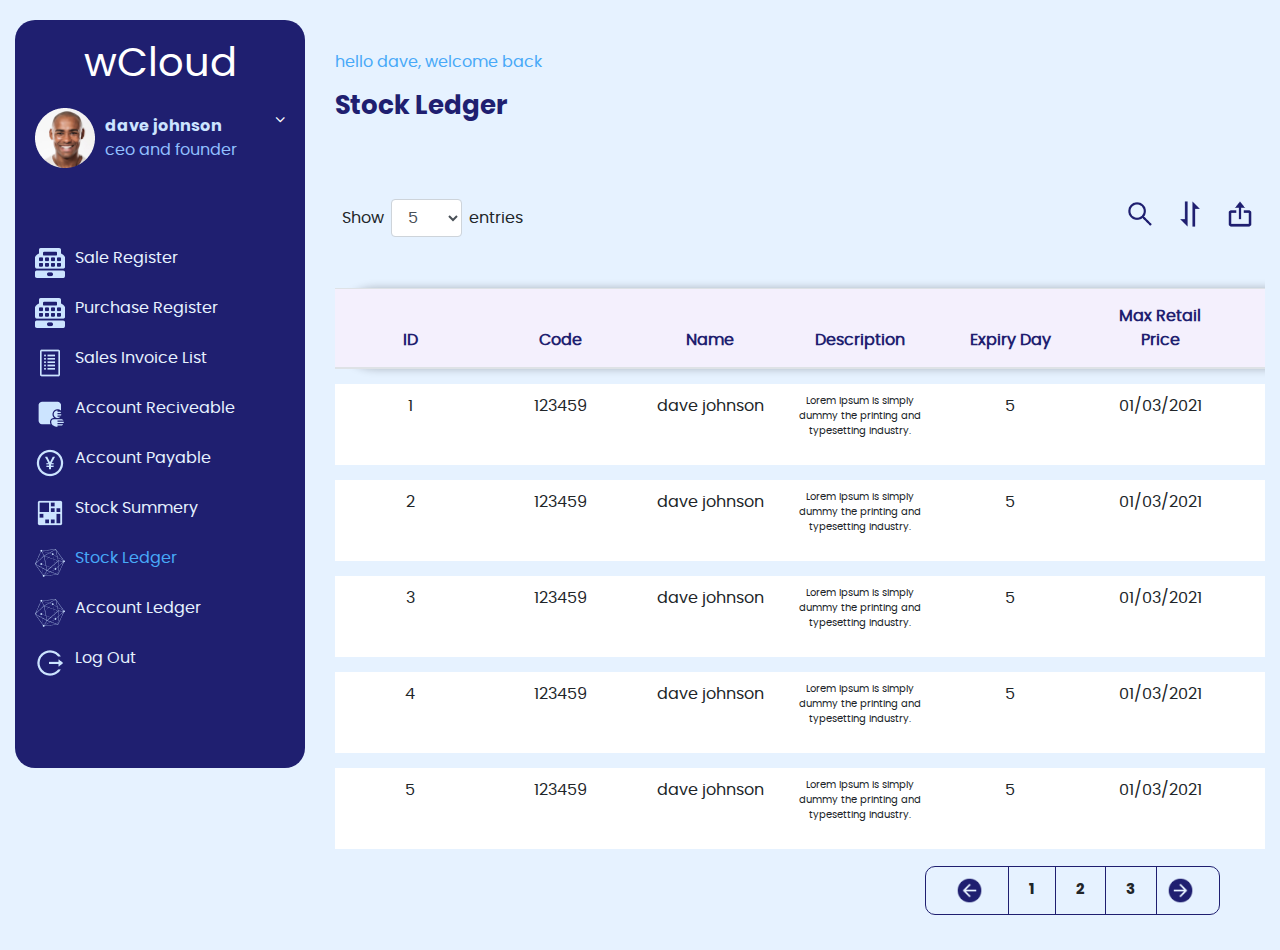
<file: user/stock-ledger.html>
<!DOCTYPE html>
<html lang="en">

<head>
    <meta charset="utf-8">
    <meta name="description" content="">
    <meta http-equiv="X-UA-Compatible" content="IE=edge">
    <meta name="viewport" content="width=device-width, initial-scale=1, user-scalable=no ">
    <title>JVcloud</title>
    <meta name="description" content="" />
    <meta name="title" content="" />
    <meta name="keywords" content="" />
    <link rel="icon" href="../assets/images/Foodle.png" type="image/x-icon" />
    <!-- Bootstrap -->
    <link rel="stylesheet" type="text/css" href="../assets/css/bootstrap.min.css" />
    <link href="../assets/css/style.css" rel="stylesheet" />
    <link rel="stylesheet" href="https://cdnjs.cloudflare.com/ajax/libs/font-awesome/4.7.0/css/font-awesome.min.css" />
    <!-- slider  -->
    <link rel="stylesheet" type="text/css" href="../assets/css/swiper.css" />
    <link rel="stylesheet" type="text/css" href="../assets/css/swiper.min.css">
    <!--=== Windows Phone JS Code Start ===-->
    <script type="text/javascript">
        if (navigator.userAgent.match(/IEMobile\/10\.0/)) {
            var msViewportStyle = document.createElement('style')
            msViewportStyle.appendChild(
                document.createTextNode(
                    '@-ms-viewport{width:auto!important}'
                )
            )
            document.querySelector('head').appendChild(msViewportStyle)
        }
    </script>
    <!--=== Windows Phone JS Code End ===-->
</head>

<body>
    <div class="dashboard_main_index dashboard_back_all_page">
        <div class="wrapper_dashboard_main_index">
            <div class="container-fluid">
                <div class="row">
                    <div class="col-md-3">
                        <div class="left_side_div_dashboard">
                            <div class="logo_in_middle text-center">
                                <h1>wCloud</h1>
                            </div>
                            <div class="accordions">
                                <div class="accordion-item">
                                    <div class="accordion-title" data-tab="item1">
                                        <div class="profile_accordin">
                                            <div class="row">
                                                <div class="col-md-10">
                                                    <div class="profile_accordi_image_name">
                                                        <div class="img_beside_profile">
                                                            <img src="../assets/images/Ellipse 1.png" alt="img" />
                                                        </div>
                                                        <div class="text_beside_profile">
                                                            <p>dave johnson</p>
                                                            <p>ceo and founder</p>
                                                        </div>
                                                    </div>
                                                </div>
                                                <div class="col-md-2 text-right">
                                                    <div class="icon_profile">
                                                        <i class="fa fa-angle-down"></i>
                                                    </div>
                                                </div>
                                            </div>
                                        </div>
                                    </div>
                                    <div class="accordion-content" id="item1">
                                        profile listing
                                    </div>
                                </div>

                                <div class="accordion-item">
                                    <div class="accordion-title" data-tab="item2">
                                        <div class="profile_accordin profile_accordin_up_margin">
                                            <div class="row">
                                                <div class="col-md-10">
                                                    <div class="profile_accordi_image_name">
                                                        <a href="javascript:void(0)">
                                                            <div class="img_beside_profile">
                                                                <img src="../assets/images/user/whh_cashregister.png"
                                                                    alt="img" />
                                                            </div>
                                                            <div class="text_beside_profile ">
                                                                <h5>Sale Register</h5>
                                                            </div>
                                                        </a>
                                                    </div>
                                                </div>
                                            </div>
                                        </div>
                                    </div>
                                </div>

                                <div class="accordion-item">
                                    <div class="accordion-title" data-tab="item3">
                                        <div class="profile_accordin ">
                                            <div class="row">
                                                <div class="col-md-10">
                                                    <div class="profile_accordi_image_name">
                                                        <a href="javascript:void(0)">
                                                            <div class="img_beside_profile">
                                                                <img src="../assets/images/user/whh_cashregister.png"
                                                                    alt="img" />
                                                            </div>
                                                            <div class="text_beside_profile ">
                                                                <h5>Purchase Register</h5>
                                                            </div>
                                                        </a>
                                                    </div>
                                                </div>

                                            </div>
                                        </div>
                                    </div>
                                </div>

                                <div class="accordion-item">
                                    <div class="accordion-title" data-tab="item4">
                                        <div class="profile_accordin ">
                                            <div class="row">
                                                <div class="col-md-10">
                                                    <div class="profile_accordi_image_name">
                                                        <a href="javascript:void(0)">
                                                            <div class="img_beside_profile">
                                                                <img src="../assets/images/user/clarity_list-line.png"
                                                                    alt="img" />
                                                            </div>
                                                            <div class="text_beside_profile ">
                                                                <h5>Sales Invoice List</h5>
                                                            </div>
                                                        </a>
                                                    </div>
                                                </div>
                                            </div>
                                        </div>
                                    </div>
                                </div>

                                <div class="accordion-item">
                                    <div class="accordion-title" data-tab="item5">
                                        <div class="profile_accordin ">
                                            <div class="row">
                                                <div class="col-md-10">
                                                    <div class="profile_accordi_image_name">
                                                        <a href="javascript:void(0)">
                                                            <div class="img_beside_profile">
                                                                <img src="../assets/images/user/fluent_tab-inprivate-account-24-filled.png"
                                                                alt="img" />
                                                               
                                                            </div>
                                                            <div class="text_beside_profile ">
                                                                <h5>Account Reciveable</h5>
                                                            </div>
                                                        </a>
                                                    </div>
                                                </div>
                                            </div>
                                        </div>
                                    </div>
                                </div>

                                <div class="accordion-item">
                                    <div class="accordion-title" data-tab="item6">
                                        <div class="profile_accordin ">
                                            <div class="row">
                                                <div class="col-md-10">
                                                    <div class="profile_accordi_image_name">
                                                        <a href="javascript:void(0)">
                                                            <div class="img_beside_profile">
                                                                <img src="../assets/images/user/ant-design_pay-circle-outlined.png"
                                                                    alt="img" />
                                                            </div>
                                                            <div class="text_beside_profile">
                                                                <h5>Account Payable</h5>
                                                            </div>
                                                        </a>
                                                    </div>
                                                </div>

                                            </div>
                                        </div>
                                    </div>
                                </div>
                                <div class="accordion-item">
                                    <div class="accordion-title" data-tab="item7">
                                        <div class="profile_accordin ">
                                            <div class="row">
                                                <div class="col-md-10">
                                                    <div class="profile_accordi_image_name">
                                                        <a href="javascript:void(0)">
                                                            <div class="img_beside_profile">
                                                                <img src="../assets/images/user/carbon_heat-map-stocks.png"
                                                                    alt="img" />
                                                            </div>
                                                            <div class="text_beside_profile  ">
                                                                <h5>Stock Summery</h5>
                                                            </div>
                                                        </a>
                                                    </div>
                                                </div>
                                            </div>
                                        </div>
                                    </div>
                                </div>
                                <div class="accordion-item">
                                    <div class="accordion-title" data-tab="item7">
                                        <div class="profile_accordin ">
                                            <div class="row">
                                                <div class="col-md-10">
                                                    <div class="profile_accordi_image_name">
                                                        <a href="javascript:void(0)">
                                                            <div class="img_beside_profile">
                                                                <img src="../assets/images/user/simple-icons_hyperledger.png"
                                                                    alt="img" />
                                                            </div>
                                                            <div class="text_beside_profile active_page_link">
                                                                <h5>Stock Ledger</h5>
                                                            </div>
                                                        </a>
                                                    </div>
                                                </div>
                                            </div>
                                        </div>
                                    </div>
                                </div>
                                <div class="accordion-item">
                                    <div class="accordion-title" data-tab="item7">
                                        <div class="profile_accordin ">
                                            <div class="row">
                                                <div class="col-md-10">
                                                    <div class="profile_accordi_image_name">
                                                        <a href="javascript:void(0)">
                                                            <div class="img_beside_profile">
                                                                <img src="../assets/images/user/simple-icons_hyperledger.png"
                                                                    alt="img" />
                                                            </div>
                                                            <div class="text_beside_profile">
                                                                <h5>Account Ledger</h5>
                                                            </div>
                                                        </a>
                                                    </div>
                                                </div>
                                            </div>
                                        </div>
                                    </div>
                                </div>
                                <div class="accordion-item">
                                    <div class="accordion-title" data-tab="item7">
                                        <div class="profile_accordin ">
                                            <div class="row">
                                                <div class="col-md-10">
                                                    <div class="profile_accordi_image_name">
                                                        <a href="javascript:void(0)">
                                                            <div class="img_beside_profile">
                                                                <img src="../assets/images/ant-design_logout-outlined.png"
                                                                    alt="img" />
                                                            </div>
                                                            <div class="text_beside_profile">
                                                                <h5>Log Out</h5>
                                                            </div>
                                                        </a>
                                                    </div>
                                                </div>
                                            </div>
                                        </div>
                                    </div>
                                </div>
                            </div>
                        </div>
                    </div>
                    <div class="col-md-9">
                        <div class="detail_div_dashboard">
                            <div class="detail_div_dashboard_wrapper">
                                <div class="header_div_for_dasnboard">
                                    <div class="row">
                                        <div class="col-md-6">
                                            <div class="message_dashboard">
                                                <p>hello dave, welcome back</p>
                                                <h5>Stock Ledger</h5>
                                            </div>
                                        </div>

                                    </div>
                                </div>
                                <div class="detail_sale_register_page_detail">
                                    <div class="detail_sale_register_page_detail_wrapper">
                                        <!-- <div class="green_haeding">
                                            <h2>Sale Register</h2>
                                        </div> -->
                                        <div class="main_table_div_jv_cloud">
                                            <div class="main_table_div_jv_cloud_wrapper">
                                                <div class="table_card_wrapper_div">
                                                    <div class="containerg">
                                                        <div class="headding_div_upper_tablr_for_sort">
                                                            <div class="row">
                                                                <div class="col-md-6">
                                                                    <div class="flex_show_rows_div">
                                                                        <p>Show</p>
                                                                        <div class="form-group">
                                                                            <select class="form-control" name="state"
                                                                                id="maxRows">
                                                                                <option value="5000">All</option>
                                                                                <option value="5">5</option>
                                                                                <option value="10">10</option>
                                                                                <option value="15">15</option>
                                                                                <option value="20">20</option>
                                                                                <option value="50">50</option>
                                                                                <option value="70">70</option>
                                                                                <option value="100">100</option>
                                                                            </select>
                                                                        </div>
                                                                        <p>entries</p>
                                                                    </div>

                                                                </div>
                                                                <div class="col-md-6 text-right">
                                                                    <div class="images_beside_dashboard_header">
                                                                        <div class="dropdown_three">
                                                                        <a href="javascript:void(0)" onClick="showHideDiv('divMsg')">
                                                                            <img src="../assets/images/search.png"
                                                                                alt="img" />
                                                                        </a>
                                                                        <div class="div_for_table_search" id="divMsg">
                                                                            <div class="div_for_table_search_wrapper">
                                                                                <form>
                                                                                    <div class="form-group">
                                                                                        <input type="text" placeholder="search" class="form-control">
                                                                                    </div>
                                                                                </form>
                                                                            </div>
                                                                        </div>
                                                                        </div>
                                                                      <div class="dropdown_three">
                                                                        <a href="javascript:void(0)" class="dropdown-toggle" data-toggle="dropdown" role="button" aria-haspopup="true" aria-expanded="false">
                                                                            <img src="../assets/images/user/bx_bx-sort.png"
                                                                                alt="img" />
                                                                        </a>
                                                                        <ul class="dropdown-menu text-left">
                                                                            <li>
                                                                                <p>Sort by</p>
                                                                                <a href="javascript:void(0)" class="arbefore"><i class="fa fa-calendar"></i>Start-Date</a>
                                                                            </li>
                                                                            <li>
                                                                                <a href="javascript:void(0)" class="arbefore"><i class="fa fa-calendar"></i>End-date</a>
                                                                            </li>
                                                                            <li>
                                                                                <a href="javascript:void(0)" class="arbefore"><i class="fa fa-user"></i>Party</a>
                                                                            </li>
                                                                        </ul>
                                                                    </div>
                                                                    <div class="clearfix"></div>
                                                                    <div class="dropdown_three">
                                                                        <a href="javascript:void(0)" class="dropdown-toggle" data-toggle="dropdown" role="button" aria-haspopup="true" aria-expanded="false">
                                                                            <img src="../assets/images/user/bx_bx-export.png"
                                                                                alt="img" />
                                                                        </a>
                                                                        <ul class="dropdown-menu ">
                                                                            <li>
                                                                                <a href="javascript:void(0)" class="arbefore"><i class="fa fa-file-excel-o"></i>Excel</a>
                                                                            </li>
                                                                            <li>
                                                                                <a href="javascript:void(0)" class="arbefore"><i class="fa fa-file-text"></i>CSV</a>
                                                                            </li>
                                                                            <li>
                                                                                <a href="javascript:void(0)" class="arbefore"><i class="fa fa-file-pdf-o"></i>Pdf</a>
                                                                            </li>
                                                                        </ul>
                                                                    </div>
                                                                    </div>
                                                                </div>
                                                            </div>
                                                        </div>


                                                        <table class="table table-class table_space" id="table-id">

                                                            <thead>
                                                                <tr>
                                                                    <th>Code</th>
                                                                    <th>Name</th>
                                                                    <th>Description</th>
                                                                    <th>Expiry Day</th>
                                                                    <th>Max Retail Price</th>
                                                                    <th>Web Price</th>
                                                                    <th>Partner Price</th>
                                                                    <th>Customer Price</th>
                                                                    <th>Action</th>
                                                                </tr>

                                                            </thead>

                                                            <tbody>
                                                                <tr>
                                                                    <td class="space-table-r">123459</td>
                                                                    <td>dave johnson</td>
                                                                    <td>
                                                                        <p>Lorem Ipsum is simply dummy the printing and
                                                                            typesetting industry.</p>
                                                                    </td>
                                                                    <td>5</td>
                                                                    <td>01/03/2021</td>
                                                                    <td>500</td>
                                                                    <td>$502</td>
                                                                    <td>$422</td>
                                                                    <td>
                                                                        <a href="#">
                                                                            <img src="../assets/images/user/bx_bx-edit.png"
                                                                                alt="img" />
                                                                        </a>
                                                                        <a href="#">
                                                                            <img src="../assets/images/user/carbon_delete.png"
                                                                                alt="img" />
                                                                        </a>
                                                                    </td>
                                                                </tr>

                                                                <tr>
                                                                    <td class="space-table-r">123459</td>
                                                                    <td>dave johnson</td>
                                                                    <td>
                                                                        <p>Lorem Ipsum is simply dummy the printing and
                                                                            typesetting industry.</p>
                                                                    </td>
                                                                    <td>5</td>
                                                                    <td>01/03/2021</td>
                                                                    <td>500</td>
                                                                    <td>$502</td>
                                                                    <td>$422</td>
                                                                    <td>
                                                                        <a href="#">
                                                                            <img src="../assets/images/user/bx_bx-edit.png"
                                                                                alt="img" />
                                                                        </a>
                                                                        <a href="#">
                                                                            <img src="../assets/images/user/carbon_delete.png"
                                                                                alt="img" />
                                                                        </a>
                                                                    </td>
                                                                </tr>

                                                                <tr>
                                                                    <td class="space-table-r">123459</td>
                                                                    <td>dave johnson</td>
                                                                    <td>
                                                                        <p>Lorem Ipsum is simply dummy the printing and
                                                                            typesetting industry.</p>
                                                                    </td>
                                                                    <td>5</td>
                                                                    <td>01/03/2021</td>
                                                                    <td>500</td>
                                                                    <td>$502</td>
                                                                    <td>$422</td>
                                                                    <td>
                                                                        <a href="#">
                                                                            <img src="../assets/images/user/bx_bx-edit.png"
                                                                                alt="img" />
                                                                        </a>
                                                                        <a href="#">
                                                                            <img src="../assets/images/user/carbon_delete.png"
                                                                                alt="img" />
                                                                        </a>
                                                                    </td>
                                                                </tr>

                                                                <tr>
                                                                    <td class="space-table-r">123459</td>
                                                                    <td>dave johnson</td>
                                                                    <td>
                                                                        <p>Lorem Ipsum is simply dummy the printing and
                                                                            typesetting industry.</p>
                                                                    </td>
                                                                    <td>5</td>
                                                                    <td>01/03/2021</td>
                                                                    <td>500</td>
                                                                    <td>$502</td>
                                                                    <td>$422</td>
                                                                    <td>
                                                                        <a href="#">
                                                                            <img src="../assets/images/user/bx_bx-edit.png"
                                                                                alt="img" />
                                                                        </a>
                                                                        <a href="#">
                                                                            <img src="../assets/images/user/carbon_delete.png"
                                                                                alt="img" />
                                                                        </a>
                                                                    </td>
                                                                </tr>

                                                                <tr>
                                                                    <td class="space-table-r">123459</td>
                                                                    <td>dave johnson</td>
                                                                    <td>
                                                                        <p>Lorem Ipsum is simply dummy the printing and
                                                                            typesetting industry.</p>
                                                                    </td>
                                                                    <td>5</td>
                                                                    <td>01/03/2021</td>
                                                                    <td>500</td>
                                                                    <td>$502</td>
                                                                    <td>$422</td>
                                                                    <td>
                                                                        <a href="#">
                                                                            <img src="../assets/images/user/bx_bx-edit.png"
                                                                                alt="img" />
                                                                        </a>
                                                                        <a href="#">
                                                                            <img src="../assets/images/user/carbon_delete.png"
                                                                                alt="img" />
                                                                        </a>
                                                                    </td>
                                                                </tr>

                                                                <tr>
                                                                    <td class="space-table-r">123459</td>
                                                                    <td>dave johnson</td>
                                                                    <td>
                                                                        <p>Lorem Ipsum is simply dummy the printing and
                                                                            typesetting industry.</p>
                                                                    </td>
                                                                    <td>5</td>
                                                                    <td>01/03/2021</td>
                                                                    <td>500</td>
                                                                    <td>$502</td>
                                                                    <td>$422</td>
                                                                    <td>
                                                                        <a href="#">
                                                                            <img src="../assets/images/user/bx_bx-edit.png"
                                                                                alt="img" />
                                                                        </a>
                                                                        <a href="#">
                                                                            <img src="../assets/images/user/carbon_delete.png"
                                                                                alt="img" />
                                                                        </a>
                                                                    </td>
                                                                </tr>

                                                                <tr>
                                                                    <td class="space-table-r">123459</td>
                                                                    <td>dave johnson</td>
                                                                    <td>
                                                                        <p>Lorem Ipsum is simply dummy the printing and
                                                                            typesetting industry.</p>
                                                                    </td>
                                                                    <td>5</td>
                                                                    <td>01/03/2021</td>
                                                                    <td>500</td>
                                                                    <td>$502</td>
                                                                    <td>$422</td>
                                                                    <td>
                                                                        <a href="#">
                                                                            <img src="../assets/images/user/bx_bx-edit.png"
                                                                                alt="img" />
                                                                        </a>
                                                                        <a href="#">
                                                                            <img src="../assets/images/user/carbon_delete.png"
                                                                                alt="img" />
                                                                        </a>
                                                                    </td>
                                                                </tr>

                                                                <tr>
                                                                    <td class="space-table-r">123459</td>
                                                                    <td>dave johnson</td>
                                                                    <td>
                                                                        <p>Lorem Ipsum is simply dummy the printing and
                                                                            typesetting industry.</p>
                                                                    </td>
                                                                    <td>5</td>
                                                                    <td>01/03/2021</td>
                                                                    <td>500</td>
                                                                    <td>$502</td>
                                                                    <td>$422</td>
                                                                    <td>
                                                                        <a href="#">
                                                                            <img src="../assets/images/user/bx_bx-edit.png"
                                                                                alt="img" />
                                                                        </a>
                                                                        <a href="#">
                                                                            <img src="../assets/images/user/carbon_delete.png"
                                                                                alt="img" />
                                                                        </a>
                                                                    </td>
                                                                </tr>

                                                                <tr>
                                                                    <td class="space-table-r">123459</td>
                                                                    <td>dave johnson</td>
                                                                    <td>
                                                                        <p>Lorem Ipsum is simply dummy the printing and
                                                                            typesetting industry.</p>
                                                                    </td>
                                                                    <td>5</td>
                                                                    <td>01/03/2021</td>
                                                                    <td>500</td>
                                                                    <td>$502</td>
                                                                    <td>$422</td>
                                                                    <td>
                                                                        <a href="#">
                                                                            <img src="../assets/images/user/bx_bx-edit.png"
                                                                                alt="img" />
                                                                        </a>
                                                                        <a href="#">
                                                                            <img src="../assets/images/user/carbon_delete.png"
                                                                                alt="img" />
                                                                        </a>
                                                                    </td>
                                                                </tr>

                                                                <tr>
                                                                    <td class="space-table-r">123459</td>
                                                                    <td>dave johnson</td>
                                                                    <td>
                                                                        <p>Lorem Ipsum is simply dummy the printing and
                                                                            typesetting industry.</p>
                                                                    </td>
                                                                    <td>5</td>
                                                                    <td>01/03/2021</td>
                                                                    <td>500</td>
                                                                    <td>$502</td>
                                                                    <td>$422</td>
                                                                    <td>
                                                                        <a href="#">
                                                                            <img src="../assets/images/user/bx_bx-edit.png"
                                                                                alt="img" />
                                                                        </a>
                                                                        <a href="#">
                                                                            <img src="../assets/images/user/carbon_delete.png"
                                                                                alt="img" />
                                                                        </a>
                                                                    </td>
                                                                </tr>

                                                                <tr>
                                                                    <td class="space-table-r">123459</td>
                                                                    <td>dave johnson</td>
                                                                    <td>
                                                                        <p>Lorem Ipsum is simply dummy the printing and
                                                                            typesetting industry.</p>
                                                                    </td>
                                                                    <td>5</td>
                                                                    <td>01/03/2021</td>
                                                                    <td>500</td>
                                                                    <td>$502</td>
                                                                    <td>$422</td>
                                                                    <td>
                                                                        <a href="#">
                                                                            <img src="../assets/images/user/bx_bx-edit.png"
                                                                                alt="img" />
                                                                        </a>
                                                                        <a href="#">
                                                                            <img src="../assets/images/user/carbon_delete.png"
                                                                                alt="img" />
                                                                        </a>
                                                                    </td>
                                                                </tr>

                                                                <tr>
                                                                    <td class="space-table-r">123459</td>
                                                                    <td>dave johnson</td>
                                                                    <td>
                                                                        <p>Lorem Ipsum is simply dummy the printing and
                                                                            typesetting industry.</p>
                                                                    </td>
                                                                    <td>5</td>
                                                                    <td>01/03/2021</td>
                                                                    <td>500</td>
                                                                    <td>$502</td>
                                                                    <td>$422</td>
                                                                    <td>
                                                                        <a href="#">
                                                                            <img src="../assets/images/user/bx_bx-edit.png"
                                                                                alt="img" />
                                                                        </a>
                                                                        <a href="#">
                                                                            <img src="../assets/images/user/carbon_delete.png"
                                                                                alt="img" />
                                                                        </a>
                                                                    </td>
                                                                </tr>

                                                                <tr>
                                                                    <td class="space-table-r">123459</td>
                                                                    <td>dave johnson</td>
                                                                    <td>
                                                                        <p>Lorem Ipsum is simply dummy the printing and
                                                                            typesetting industry.</p>
                                                                    </td>
                                                                    <td>5</td>
                                                                    <td>01/03/2021</td>
                                                                    <td>500</td>
                                                                    <td>$502</td>
                                                                    <td>$422</td>
                                                                    <td>
                                                                        <a href="#">
                                                                            <img src="../assets/images/user/bx_bx-edit.png"
                                                                                alt="img" />
                                                                        </a>
                                                                        <a href="#">
                                                                            <img src="../assets/images/user/carbon_delete.png"
                                                                                alt="img" />
                                                                        </a>
                                                                    </td>
                                                                </tr>

                                                                <tr>
                                                                    <td class="space-table-r">123459</td>
                                                                    <td>dave johnson</td>
                                                                    <td>
                                                                        <p>Lorem Ipsum is simply dummy the printing and
                                                                            typesetting industry.</p>
                                                                    </td>
                                                                    <td>5</td>
                                                                    <td>01/03/2021</td>
                                                                    <td>500</td>
                                                                    <td>$502</td>
                                                                    <td>$422</td>
                                                                    <td>
                                                                        <a href="#">
                                                                            <img src="../assets/images/user/bx_bx-edit.png"
                                                                                alt="img" />
                                                                        </a>
                                                                        <a href="#">
                                                                            <img src="../assets/images/user/carbon_delete.png"
                                                                                alt="img" />
                                                                        </a>
                                                                    </td>
                                                                </tr>

                                                                <tr>
                                                                    <td class="space-table-r">123459</td>
                                                                    <td>dave johnson</td>
                                                                    <td>
                                                                        <p>Lorem Ipsum is simply dummy the printing and
                                                                            typesetting industry.</p>
                                                                    </td>
                                                                    <td>5</td>
                                                                    <td>01/03/2021</td>
                                                                    <td>500</td>
                                                                    <td>$502</td>
                                                                    <td>$422</td>
                                                                    <td>
                                                                        <a href="#">
                                                                            <img src="../assets/images/user/bx_bx-edit.png"
                                                                                alt="img" />
                                                                        </a>
                                                                        <a href="#">
                                                                            <img src="../assets/images/user/carbon_delete.png"
                                                                                alt="img" />
                                                                        </a>
                                                                    </td>
                                                                </tr>
                                                            </tbody>

                                                        </table>

                                                        <!--		Start Pagination -->
                                                        <div class='pagination-container'>
                                                            <nav>
                                                                <ul class="pagination">

                                                                    <li data-page="prev">
                                                                        <span>
                                                                            <img src="../assets/images/user/carbon_previous-filled.png"
                                                                            alt="img" /> <span class="sr-only">(current)
                                                                        </span></span>
                                                                    </li>
                                                                    <li data-page="next" id="prev">
                                                                        <span> 
                                                                            <img src="../assets/images/user/carbon_next-filled.png"
                                                                            alt="img" /> <span
                                                                                class="sr-only">(current)</span></span>
                                                                    </li>
                                                                </ul>
                                                            </nav>
                                                        </div>

                                                    </div>
                                                </div>
                                            </div>
                                        </div>
                                    </div>
                                </div>
                            </div>
                        </div>
                    </div>
                </div>
            </div>
        </div>
    </div>
    <script src="../assets/js/jquery-3.1.1.min.js"></script>
    <script src="../assets/js/popper.min.js"></script>
    <script src="../assets/js/bootstrap.min.js"></script>
    <script src="../assets/js/ofi.js"></script>
    <script src="../assets/js/swiper.min.js"></script>
    <script type="text/javascript">
        function showHideDiv(ele) {
            var srcElement = document.getElementById(ele);
            if (srcElement != null) {
                if (srcElement.style.display == "block") {
                    srcElement.style.display = 'none';
                }
                else {
                    srcElement.style.display = 'block';
                }
                return false;
            }
        }
    </script>
    <script type="text/javascript">
        $(document).ready(function () {
            $(".accordion-title").click(function (e) {
                var accordionitem = $(this).attr("data-tab");
                $("#" + accordionitem).slideToggle().parent().siblings().find(".accordion-content").slideUp();

                $(this).toggleClass("active-title");
                $("#" + accordionitem).parent().siblings().find(".accordion-title").removeClass("active-title");

                $("i.fa-angle-down", this).toggleClass("chevron-top");
                $("#" + accordionitem).parent().siblings().find(".accordion-title i.fa-angle-down").removeClass("chevron-top");
            });

        });
    </script>
    <!-- script table -->
    <script>
        getPagination('#table-id');
        function getPagination(table) {
            var lastPage = 1;

            $('#maxRows')
                .on('change', function (evt) {
                    //$('.paginationprev').html('');						// reset pagination

                    lastPage = 1;
                    $('.pagination')
                        .find('li')
                        .slice(1, -1)
                        .remove();
                    var trnum = 0; // reset tr counter
                    var maxRows = parseInt($(this).val()); // get Max Rows from select option

                    if (maxRows == 5000) {
                        $('.pagination').hide();
                    } else {
                        $('.pagination').show();
                    }

                    var totalRows = $(table + ' tbody tr').length; // numbers of rows
                    $(table + ' tr:gt(0)').each(function () {
                        // each TR in  table and not the header
                        trnum++; // Start Counter
                        if (trnum > maxRows) {
                            // if tr number gt maxRows

                            $(this).hide(); // fade it out
                        }
                        if (trnum <= maxRows) {
                            $(this).show();
                        } // else fade in Important in case if it ..
                    }); //  was fade out to fade it in
                    if (totalRows > maxRows) {
                        // if tr total rows gt max rows option
                        var pagenum = Math.ceil(totalRows / maxRows); // ceil total(rows/maxrows) to get ..
                        //	numbers of pages
                        for (var i = 1; i <= pagenum;) {
                            // for each page append pagination li
                            $('.pagination #prev')
                                .before(
                                    '<li data-page="' +
                                    i +
                                    '">\
								  <span>' +
                                    i++ +
                                    '<span class="sr-only">(current)</span></span>\
								</li>'
                                )
                                .show();
                        } // end for i
                    } // end if row count > max rows
                    $('.pagination [data-page="1"]').addClass('active'); // add active class to the first li
                    $('.pagination li').on('click', function (evt) {
                        // on click each page
                        evt.stopImmediatePropagation();
                        evt.preventDefault();
                        var pageNum = $(this).attr('data-page'); // get it's number

                        var maxRows = parseInt($('#maxRows').val()); // get Max Rows from select option

                        if (pageNum == 'prev') {
                            if (lastPage == 1) {
                                return;
                            }
                            pageNum = --lastPage;
                        }
                        if (pageNum == 'next') {
                            if (lastPage == $('.pagination li').length + 2) {
                                return;
                            }
                            pageNum = ++lastPage;
                        }

                        lastPage = pageNum;
                        var trIndex = 0; // reset tr counter
                        $('.pagination li').removeClass('active'); // remove active class from all li
                        $('.pagination [data-page="' + lastPage + '"]').addClass('active'); // add active class to the clicked
                        // $(this).addClass('active');					// add active class to the clicked
                        limitPagging();
                        $(table + ' tr:gt(0)').each(function () {
                            // each tr in table not the header
                            trIndex++; // tr index counter
                            // if tr index gt maxRows*pageNum or lt maxRows*pageNum-maxRows fade if out
                            if (
                                trIndex > maxRows * pageNum ||
                                trIndex <= maxRows * pageNum - maxRows
                            ) {
                                $(this).hide();
                            } else {
                                $(this).show();
                            } //else fade in
                        }); // end of for each tr in table
                    }); // end of on click pagination list
                    limitPagging();
                })
                .val(5)
                .change();

            // end of on select change

            // END OF PAGINATION
        }

        function limitPagging() {
            // alert($('.pagination li').length)

            if ($('.pagination li').length > 10) {
                if ($('.pagination li.active').attr('data-page') <= 3) {
                    $('.pagination li:gt(3)').hide();
                    $('.pagination li:lt(2)').show();
                    $('.pagination [data-page="next"]').show();
                } if ($('.pagination li.active').attr('data-page') > 3) {
                    $('.pagination li:gt(0)').hide();
                    $('.pagination [data-page="next"]').show();
                    for (let i = (parseInt($('.pagination li.active').attr('data-page')) - 2); i <= (parseInt($('.pagination li.active').attr('data-page')) + 2); i++) {
                        $('.pagination [data-page="' + i + '"]').show();

                    }

                }
            }
        }

        $(function () {
            // Just to append id number for each row
            $('table tr:eq(0)').prepend('<th> ID </th>');

            var id = 0;

            $('table tr:gt(0)').each(function () {
                id++;
                $(this).prepend('<td>' + id + '</td>');
            });
        });


    </script>
    <!-- script table/ -->
</body>

</html>
</file>
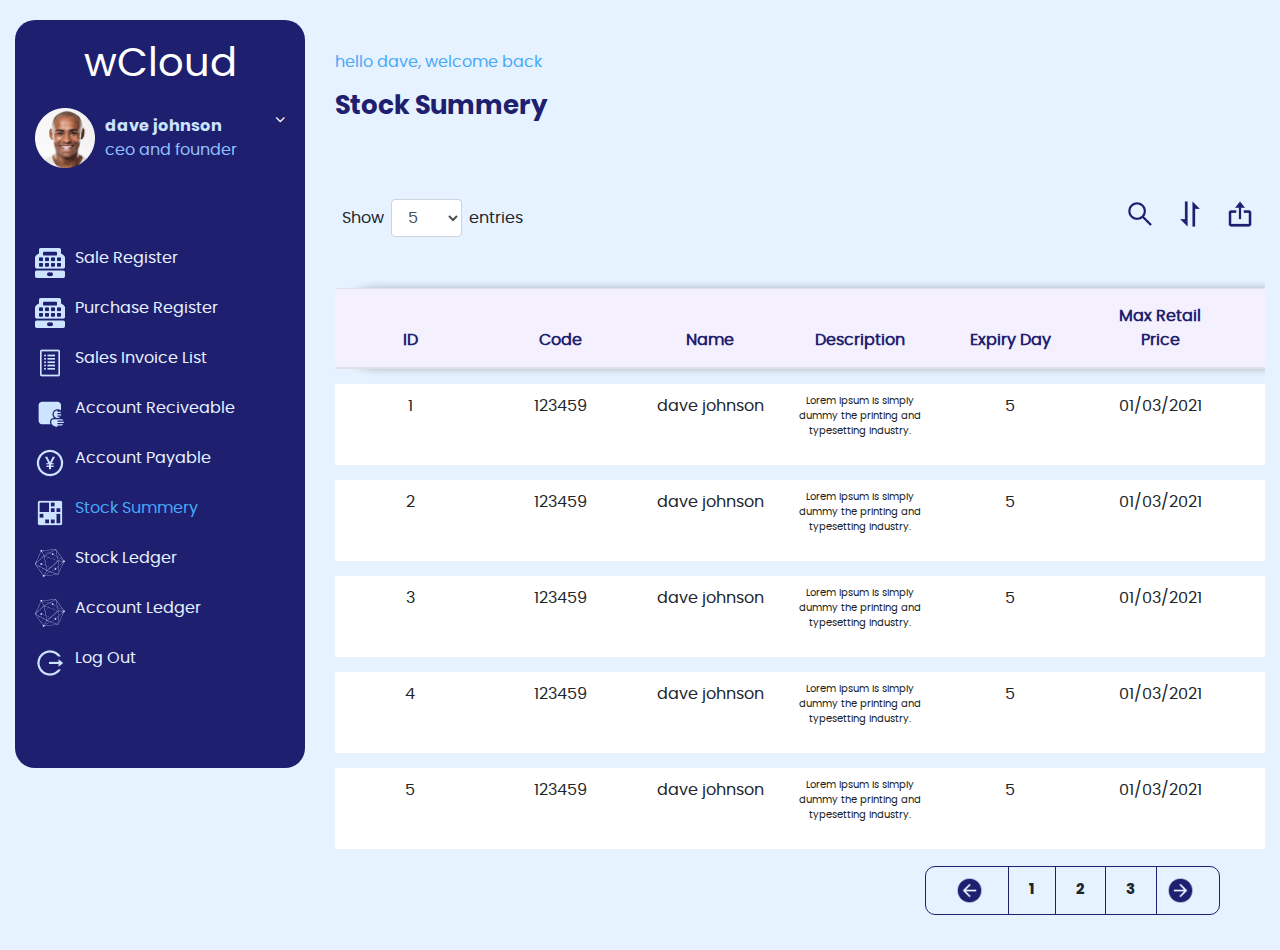
<file: user/stock-summery.html>
<!DOCTYPE html>
<html lang="en">

<head>
    <meta charset="utf-8">
    <meta name="description" content="">
    <meta http-equiv="X-UA-Compatible" content="IE=edge">
    <meta name="viewport" content="width=device-width, initial-scale=1, user-scalable=no ">
    <title>JVcloud</title>
    <meta name="description" content="" />
    <meta name="title" content="" />
    <meta name="keywords" content="" />
    <link rel="icon" href="../assets/images/Foodle.png" type="image/x-icon" />
    <!-- Bootstrap -->
    <link rel="stylesheet" type="text/css" href="../assets/css/bootstrap.min.css" />
    <link href="../assets/css/style.css" rel="stylesheet" />
    <link rel="stylesheet" href="https://cdnjs.cloudflare.com/ajax/libs/font-awesome/4.7.0/css/font-awesome.min.css" />
    <!-- slider  -->
    <link rel="stylesheet" type="text/css" href="../assets/css/swiper.css" />
    <link rel="stylesheet" type="text/css" href="../assets/css/swiper.min.css">
    <!--=== Windows Phone JS Code Start ===-->
    <script type="text/javascript">
        if (navigator.userAgent.match(/IEMobile\/10\.0/)) {
            var msViewportStyle = document.createElement('style')
            msViewportStyle.appendChild(
                document.createTextNode(
                    '@-ms-viewport{width:auto!important}'
                )
            )
            document.querySelector('head').appendChild(msViewportStyle)
        }
    </script>
    <!--=== Windows Phone JS Code End ===-->
</head>

<body>
    <div class="dashboard_main_index dashboard_back_all_page">
        <div class="wrapper_dashboard_main_index">
            <div class="container-fluid">
                <div class="row">
                    <div class="col-md-3">
                        <div class="left_side_div_dashboard">
                            <div class="logo_in_middle text-center">
                                <h1>wCloud</h1>
                            </div>
                            <div class="accordions">
                                <div class="accordion-item">
                                    <div class="accordion-title" data-tab="item1">
                                        <div class="profile_accordin">
                                            <div class="row">
                                                <div class="col-md-10">
                                                    <div class="profile_accordi_image_name">
                                                        <div class="img_beside_profile">
                                                            <img src="../assets/images/Ellipse 1.png" alt="img" />
                                                        </div>
                                                        <div class="text_beside_profile">
                                                            <p>dave johnson</p>
                                                            <p>ceo and founder</p>
                                                        </div>
                                                    </div>
                                                </div>
                                                <div class="col-md-2 text-right">
                                                    <div class="icon_profile">
                                                        <i class="fa fa-angle-down"></i>
                                                    </div>
                                                </div>
                                            </div>
                                        </div>
                                    </div>
                                    <div class="accordion-content" id="item1">
                                        profile listing
                                    </div>
                                </div>

                                <div class="accordion-item">
                                    <div class="accordion-title" data-tab="item2">
                                        <div class="profile_accordin profile_accordin_up_margin">
                                            <div class="row">
                                                <div class="col-md-10">
                                                    <div class="profile_accordi_image_name">
                                                        <a href="javascript:void(0)">
                                                            <div class="img_beside_profile">
                                                                <img src="../assets/images/user/whh_cashregister.png"
                                                                    alt="img" />
                                                            </div>
                                                            <div class="text_beside_profile ">
                                                                <h5>Sale Register</h5>
                                                            </div>
                                                        </a>
                                                    </div>
                                                </div>
                                            </div>
                                        </div>
                                    </div>
                                </div>

                                <div class="accordion-item">
                                    <div class="accordion-title" data-tab="item3">
                                        <div class="profile_accordin ">
                                            <div class="row">
                                                <div class="col-md-10">
                                                    <div class="profile_accordi_image_name">
                                                        <a href="javascript:void(0)">
                                                            <div class="img_beside_profile">
                                                                <img src="../assets/images/user/whh_cashregister.png"
                                                                    alt="img" />
                                                            </div>
                                                            <div class="text_beside_profile ">
                                                                <h5>Purchase Register</h5>
                                                            </div>
                                                        </a>
                                                    </div>
                                                </div>

                                            </div>
                                        </div>
                                    </div>
                                </div>

                                <div class="accordion-item">
                                    <div class="accordion-title" data-tab="item4">
                                        <div class="profile_accordin ">
                                            <div class="row">
                                                <div class="col-md-10">
                                                    <div class="profile_accordi_image_name">
                                                        <a href="javascript:void(0)">
                                                            <div class="img_beside_profile">
                                                                <img src="../assets/images/user/clarity_list-line.png"
                                                                    alt="img" />
                                                            </div>
                                                            <div class="text_beside_profile ">
                                                                <h5>Sales Invoice List</h5>
                                                            </div>
                                                        </a>
                                                    </div>
                                                </div>
                                            </div>
                                        </div>
                                    </div>
                                </div>

                                <div class="accordion-item">
                                    <div class="accordion-title" data-tab="item5">
                                        <div class="profile_accordin ">
                                            <div class="row">
                                                <div class="col-md-10">
                                                    <div class="profile_accordi_image_name">
                                                        <a href="javascript:void(0)">
                                                            <div class="img_beside_profile">
                                                                <img src="../assets/images/user/fluent_tab-inprivate-account-24-filled.png"
                                                                alt="img" />
                                                               
                                                            </div>
                                                            <div class="text_beside_profile ">
                                                                <h5>Account Reciveable</h5>
                                                            </div>
                                                        </a>
                                                    </div>
                                                </div>
                                            </div>
                                        </div>
                                    </div>
                                </div>

                                <div class="accordion-item">
                                    <div class="accordion-title" data-tab="item6">
                                        <div class="profile_accordin ">
                                            <div class="row">
                                                <div class="col-md-10">
                                                    <div class="profile_accordi_image_name">
                                                        <a href="javascript:void(0)">
                                                            <div class="img_beside_profile">
                                                                <img src="../assets/images/user/ant-design_pay-circle-outlined.png"
                                                                    alt="img" />
                                                            </div>
                                                            <div class="text_beside_profile">
                                                                <h5>Account Payable</h5>
                                                            </div>
                                                        </a>
                                                    </div>
                                                </div>

                                            </div>
                                        </div>
                                    </div>
                                </div>
                                <div class="accordion-item">
                                    <div class="accordion-title" data-tab="item7">
                                        <div class="profile_accordin ">
                                            <div class="row">
                                                <div class="col-md-10">
                                                    <div class="profile_accordi_image_name">
                                                        <a href="javascript:void(0)">
                                                            <div class="img_beside_profile">
                                                                <img src="../assets/images/user/carbon_heat-map-stocks.png"
                                                                    alt="img" />
                                                            </div>
                                                            <div class="text_beside_profile  active_page_link">
                                                                <h5>Stock Summery</h5>
                                                            </div>
                                                        </a>
                                                    </div>
                                                </div>
                                            </div>
                                        </div>
                                    </div>
                                </div>
                                <div class="accordion-item">
                                    <div class="accordion-title" data-tab="item7">
                                        <div class="profile_accordin ">
                                            <div class="row">
                                                <div class="col-md-10">
                                                    <div class="profile_accordi_image_name">
                                                        <a href="javascript:void(0)">
                                                            <div class="img_beside_profile">
                                                                <img src="../assets/images/user/simple-icons_hyperledger.png"
                                                                    alt="img" />
                                                            </div>
                                                            <div class="text_beside_profile">
                                                                <h5>Stock Ledger</h5>
                                                            </div>
                                                        </a>
                                                    </div>
                                                </div>
                                            </div>
                                        </div>
                                    </div>
                                </div>
                                <div class="accordion-item">
                                    <div class="accordion-title" data-tab="item7">
                                        <div class="profile_accordin ">
                                            <div class="row">
                                                <div class="col-md-10">
                                                    <div class="profile_accordi_image_name">
                                                        <a href="javascript:void(0)">
                                                            <div class="img_beside_profile">
                                                                <img src="../assets/images/user/simple-icons_hyperledger.png"
                                                                    alt="img" />
                                                            </div>
                                                            <div class="text_beside_profile">
                                                                <h5>Account Ledger</h5>
                                                            </div>
                                                        </a>
                                                    </div>
                                                </div>
                                            </div>
                                        </div>
                                    </div>
                                </div>
                                <div class="accordion-item">
                                    <div class="accordion-title" data-tab="item7">
                                        <div class="profile_accordin ">
                                            <div class="row">
                                                <div class="col-md-10">
                                                    <div class="profile_accordi_image_name">
                                                        <a href="javascript:void(0)">
                                                            <div class="img_beside_profile">
                                                                <img src="../assets/images/ant-design_logout-outlined.png"
                                                                    alt="img" />
                                                            </div>
                                                            <div class="text_beside_profile">
                                                                <h5>Log Out</h5>
                                                            </div>
                                                        </a>
                                                    </div>
                                                </div>
                                            </div>
                                        </div>
                                    </div>
                                </div>
                            </div>
                        </div>
                    </div>
                    <div class="col-md-9">
                        <div class="detail_div_dashboard">
                            <div class="detail_div_dashboard_wrapper">
                                <div class="header_div_for_dasnboard">
                                    <div class="row">
                                        <div class="col-md-6">
                                            <div class="message_dashboard">
                                                <p>hello dave, welcome back</p>
                                                <h5>Stock Summery</h5>
                                            </div>
                                        </div>

                                    </div>
                                </div>
                                <div class="detail_sale_register_page_detail">
                                    <div class="detail_sale_register_page_detail_wrapper">
                                        <!-- <div class="green_haeding">
                                            <h2>Sale Register</h2>
                                        </div> -->
                                        <div class="main_table_div_jv_cloud">
                                            <div class="main_table_div_jv_cloud_wrapper">
                                                <div class="table_card_wrapper_div">
                                                    <div class="containerg">
                                                        <div class="headding_div_upper_tablr_for_sort">
                                                            <div class="row">
                                                                <div class="col-md-6">
                                                                    <div class="flex_show_rows_div">
                                                                        <p>Show</p>
                                                                        <div class="form-group">
                                                                            <select class="form-control" name="state"
                                                                                id="maxRows">
                                                                                <option value="5000">All</option>
                                                                                <option value="5">5</option>
                                                                                <option value="10">10</option>
                                                                                <option value="15">15</option>
                                                                                <option value="20">20</option>
                                                                                <option value="50">50</option>
                                                                                <option value="70">70</option>
                                                                                <option value="100">100</option>
                                                                            </select>
                                                                        </div>
                                                                        <p>entries</p>
                                                                    </div>

                                                                </div>
                                                                <div class="col-md-6 text-right">
                                                                    <div class="images_beside_dashboard_header">
                                                                        <div class="dropdown_three">
                                                                        <a href="javascript:void(0)" onClick="showHideDiv('divMsg')">
                                                                            <img src="../assets/images/search.png"
                                                                                alt="img" />
                                                                        </a>
                                                                        <div class="div_for_table_search" id="divMsg">
                                                                            <div class="div_for_table_search_wrapper">
                                                                                <form>
                                                                                    <div class="form-group">
                                                                                        <input type="text" placeholder="search" class="form-control">
                                                                                    </div>
                                                                                </form>
                                                                            </div>
                                                                        </div>
                                                                        </div>
                                                                      <div class="dropdown_three">
                                                                        <a href="javascript:void(0)" class="dropdown-toggle" data-toggle="dropdown" role="button" aria-haspopup="true" aria-expanded="false">
                                                                            <img src="../assets/images/user/bx_bx-sort.png"
                                                                                alt="img" />
                                                                        </a>
                                                                        <ul class="dropdown-menu text-left">
                                                                            <li>
                                                                                <p>Sort by</p>
                                                                                <a href="javascript:void(0)" class="arbefore"><i class="fa fa-calendar"></i>Start-Date</a>
                                                                            </li>
                                                                            <li>
                                                                                <a href="javascript:void(0)" class="arbefore"><i class="fa fa-calendar"></i>End-date</a>
                                                                            </li>
                                                                            <li>
                                                                                <a href="javascript:void(0)" class="arbefore"><i class="fa fa-user"></i>Party</a>
                                                                            </li>
                                                                        </ul>
                                                                    </div>
                                                                    <div class="clearfix"></div>
                                                                    <div class="dropdown_three">
                                                                        <a href="javascript:void(0)" class="dropdown-toggle" data-toggle="dropdown" role="button" aria-haspopup="true" aria-expanded="false">
                                                                            <img src="../assets/images/user/bx_bx-export.png"
                                                                                alt="img" />
                                                                        </a>
                                                                        <ul class="dropdown-menu ">
                                                                            <li>
                                                                                <a href="javascript:void(0)" class="arbefore"><i class="fa fa-file-excel-o"></i>Excel</a>
                                                                            </li>
                                                                            <li>
                                                                                <a href="javascript:void(0)" class="arbefore"><i class="fa fa-file-text"></i>CSV</a>
                                                                            </li>
                                                                            <li>
                                                                                <a href="javascript:void(0)" class="arbefore"><i class="fa fa-file-pdf-o"></i>Pdf</a>
                                                                            </li>
                                                                        </ul>
                                                                    </div>
                                                                    </div>
                                                                </div>
                                                            </div>
                                                        </div>


                                                        <table class="table table-class table_space" id="table-id">

                                                            <thead>
                                                                <tr>
                                                                    <th>Code</th>
                                                                    <th>Name</th>
                                                                    <th>Description</th>
                                                                    <th>Expiry Day</th>
                                                                    <th>Max Retail Price</th>
                                                                    <th>Web Price</th>
                                                                    <th>Partner Price</th>
                                                                    <th>Customer Price</th>
                                                                    <th>Action</th>
                                                                </tr>

                                                            </thead>

                                                            <tbody>
                                                                <tr>
                                                                    <td class="space-table-r">123459</td>
                                                                    <td>dave johnson</td>
                                                                    <td>
                                                                        <p>Lorem Ipsum is simply dummy the printing and
                                                                            typesetting industry.</p>
                                                                    </td>
                                                                    <td>5</td>
                                                                    <td>01/03/2021</td>
                                                                    <td>500</td>
                                                                    <td>$502</td>
                                                                    <td>$422</td>
                                                                    <td>
                                                                        <a href="#">
                                                                            <img src="../assets/images/user/bx_bx-edit.png"
                                                                                alt="img" />
                                                                        </a>
                                                                        <a href="#">
                                                                            <img src="../assets/images/user/carbon_delete.png"
                                                                                alt="img" />
                                                                        </a>
                                                                    </td>
                                                                </tr>

                                                                <tr>
                                                                    <td class="space-table-r">123459</td>
                                                                    <td>dave johnson</td>
                                                                    <td>
                                                                        <p>Lorem Ipsum is simply dummy the printing and
                                                                            typesetting industry.</p>
                                                                    </td>
                                                                    <td>5</td>
                                                                    <td>01/03/2021</td>
                                                                    <td>500</td>
                                                                    <td>$502</td>
                                                                    <td>$422</td>
                                                                    <td>
                                                                        <a href="#">
                                                                            <img src="../assets/images/user/bx_bx-edit.png"
                                                                                alt="img" />
                                                                        </a>
                                                                        <a href="#">
                                                                            <img src="../assets/images/user/carbon_delete.png"
                                                                                alt="img" />
                                                                        </a>
                                                                    </td>
                                                                </tr>

                                                                <tr>
                                                                    <td class="space-table-r">123459</td>
                                                                    <td>dave johnson</td>
                                                                    <td>
                                                                        <p>Lorem Ipsum is simply dummy the printing and
                                                                            typesetting industry.</p>
                                                                    </td>
                                                                    <td>5</td>
                                                                    <td>01/03/2021</td>
                                                                    <td>500</td>
                                                                    <td>$502</td>
                                                                    <td>$422</td>
                                                                    <td>
                                                                        <a href="#">
                                                                            <img src="../assets/images/user/bx_bx-edit.png"
                                                                                alt="img" />
                                                                        </a>
                                                                        <a href="#">
                                                                            <img src="../assets/images/user/carbon_delete.png"
                                                                                alt="img" />
                                                                        </a>
                                                                    </td>
                                                                </tr>

                                                                <tr>
                                                                    <td class="space-table-r">123459</td>
                                                                    <td>dave johnson</td>
                                                                    <td>
                                                                        <p>Lorem Ipsum is simply dummy the printing and
                                                                            typesetting industry.</p>
                                                                    </td>
                                                                    <td>5</td>
                                                                    <td>01/03/2021</td>
                                                                    <td>500</td>
                                                                    <td>$502</td>
                                                                    <td>$422</td>
                                                                    <td>
                                                                        <a href="#">
                                                                            <img src="../assets/images/user/bx_bx-edit.png"
                                                                                alt="img" />
                                                                        </a>
                                                                        <a href="#">
                                                                            <img src="../assets/images/user/carbon_delete.png"
                                                                                alt="img" />
                                                                        </a>
                                                                    </td>
                                                                </tr>

                                                                <tr>
                                                                    <td class="space-table-r">123459</td>
                                                                    <td>dave johnson</td>
                                                                    <td>
                                                                        <p>Lorem Ipsum is simply dummy the printing and
                                                                            typesetting industry.</p>
                                                                    </td>
                                                                    <td>5</td>
                                                                    <td>01/03/2021</td>
                                                                    <td>500</td>
                                                                    <td>$502</td>
                                                                    <td>$422</td>
                                                                    <td>
                                                                        <a href="#">
                                                                            <img src="../assets/images/user/bx_bx-edit.png"
                                                                                alt="img" />
                                                                        </a>
                                                                        <a href="#">
                                                                            <img src="../assets/images/user/carbon_delete.png"
                                                                                alt="img" />
                                                                        </a>
                                                                    </td>
                                                                </tr>

                                                                <tr>
                                                                    <td class="space-table-r">123459</td>
                                                                    <td>dave johnson</td>
                                                                    <td>
                                                                        <p>Lorem Ipsum is simply dummy the printing and
                                                                            typesetting industry.</p>
                                                                    </td>
                                                                    <td>5</td>
                                                                    <td>01/03/2021</td>
                                                                    <td>500</td>
                                                                    <td>$502</td>
                                                                    <td>$422</td>
                                                                    <td>
                                                                        <a href="#">
                                                                            <img src="../assets/images/user/bx_bx-edit.png"
                                                                                alt="img" />
                                                                        </a>
                                                                        <a href="#">
                                                                            <img src="../assets/images/user/carbon_delete.png"
                                                                                alt="img" />
                                                                        </a>
                                                                    </td>
                                                                </tr>

                                                                <tr>
                                                                    <td class="space-table-r">123459</td>
                                                                    <td>dave johnson</td>
                                                                    <td>
                                                                        <p>Lorem Ipsum is simply dummy the printing and
                                                                            typesetting industry.</p>
                                                                    </td>
                                                                    <td>5</td>
                                                                    <td>01/03/2021</td>
                                                                    <td>500</td>
                                                                    <td>$502</td>
                                                                    <td>$422</td>
                                                                    <td>
                                                                        <a href="#">
                                                                            <img src="../assets/images/user/bx_bx-edit.png"
                                                                                alt="img" />
                                                                        </a>
                                                                        <a href="#">
                                                                            <img src="../assets/images/user/carbon_delete.png"
                                                                                alt="img" />
                                                                        </a>
                                                                    </td>
                                                                </tr>

                                                                <tr>
                                                                    <td class="space-table-r">123459</td>
                                                                    <td>dave johnson</td>
                                                                    <td>
                                                                        <p>Lorem Ipsum is simply dummy the printing and
                                                                            typesetting industry.</p>
                                                                    </td>
                                                                    <td>5</td>
                                                                    <td>01/03/2021</td>
                                                                    <td>500</td>
                                                                    <td>$502</td>
                                                                    <td>$422</td>
                                                                    <td>
                                                                        <a href="#">
                                                                            <img src="../assets/images/user/bx_bx-edit.png"
                                                                                alt="img" />
                                                                        </a>
                                                                        <a href="#">
                                                                            <img src="../assets/images/user/carbon_delete.png"
                                                                                alt="img" />
                                                                        </a>
                                                                    </td>
                                                                </tr>

                                                                <tr>
                                                                    <td class="space-table-r">123459</td>
                                                                    <td>dave johnson</td>
                                                                    <td>
                                                                        <p>Lorem Ipsum is simply dummy the printing and
                                                                            typesetting industry.</p>
                                                                    </td>
                                                                    <td>5</td>
                                                                    <td>01/03/2021</td>
                                                                    <td>500</td>
                                                                    <td>$502</td>
                                                                    <td>$422</td>
                                                                    <td>
                                                                        <a href="#">
                                                                            <img src="../assets/images/user/bx_bx-edit.png"
                                                                                alt="img" />
                                                                        </a>
                                                                        <a href="#">
                                                                            <img src="../assets/images/user/carbon_delete.png"
                                                                                alt="img" />
                                                                        </a>
                                                                    </td>
                                                                </tr>

                                                                <tr>
                                                                    <td class="space-table-r">123459</td>
                                                                    <td>dave johnson</td>
                                                                    <td>
                                                                        <p>Lorem Ipsum is simply dummy the printing and
                                                                            typesetting industry.</p>
                                                                    </td>
                                                                    <td>5</td>
                                                                    <td>01/03/2021</td>
                                                                    <td>500</td>
                                                                    <td>$502</td>
                                                                    <td>$422</td>
                                                                    <td>
                                                                        <a href="#">
                                                                            <img src="../assets/images/user/bx_bx-edit.png"
                                                                                alt="img" />
                                                                        </a>
                                                                        <a href="#">
                                                                            <img src="../assets/images/user/carbon_delete.png"
                                                                                alt="img" />
                                                                        </a>
                                                                    </td>
                                                                </tr>

                                                                <tr>
                                                                    <td class="space-table-r">123459</td>
                                                                    <td>dave johnson</td>
                                                                    <td>
                                                                        <p>Lorem Ipsum is simply dummy the printing and
                                                                            typesetting industry.</p>
                                                                    </td>
                                                                    <td>5</td>
                                                                    <td>01/03/2021</td>
                                                                    <td>500</td>
                                                                    <td>$502</td>
                                                                    <td>$422</td>
                                                                    <td>
                                                                        <a href="#">
                                                                            <img src="../assets/images/user/bx_bx-edit.png"
                                                                                alt="img" />
                                                                        </a>
                                                                        <a href="#">
                                                                            <img src="../assets/images/user/carbon_delete.png"
                                                                                alt="img" />
                                                                        </a>
                                                                    </td>
                                                                </tr>

                                                                <tr>
                                                                    <td class="space-table-r">123459</td>
                                                                    <td>dave johnson</td>
                                                                    <td>
                                                                        <p>Lorem Ipsum is simply dummy the printing and
                                                                            typesetting industry.</p>
                                                                    </td>
                                                                    <td>5</td>
                                                                    <td>01/03/2021</td>
                                                                    <td>500</td>
                                                                    <td>$502</td>
                                                                    <td>$422</td>
                                                                    <td>
                                                                        <a href="#">
                                                                            <img src="../assets/images/user/bx_bx-edit.png"
                                                                                alt="img" />
                                                                        </a>
                                                                        <a href="#">
                                                                            <img src="../assets/images/user/carbon_delete.png"
                                                                                alt="img" />
                                                                        </a>
                                                                    </td>
                                                                </tr>

                                                                <tr>
                                                                    <td class="space-table-r">123459</td>
                                                                    <td>dave johnson</td>
                                                                    <td>
                                                                        <p>Lorem Ipsum is simply dummy the printing and
                                                                            typesetting industry.</p>
                                                                    </td>
                                                                    <td>5</td>
                                                                    <td>01/03/2021</td>
                                                                    <td>500</td>
                                                                    <td>$502</td>
                                                                    <td>$422</td>
                                                                    <td>
                                                                        <a href="#">
                                                                            <img src="../assets/images/user/bx_bx-edit.png"
                                                                                alt="img" />
                                                                        </a>
                                                                        <a href="#">
                                                                            <img src="../assets/images/user/carbon_delete.png"
                                                                                alt="img" />
                                                                        </a>
                                                                    </td>
                                                                </tr>

                                                                <tr>
                                                                    <td class="space-table-r">123459</td>
                                                                    <td>dave johnson</td>
                                                                    <td>
                                                                        <p>Lorem Ipsum is simply dummy the printing and
                                                                            typesetting industry.</p>
                                                                    </td>
                                                                    <td>5</td>
                                                                    <td>01/03/2021</td>
                                                                    <td>500</td>
                                                                    <td>$502</td>
                                                                    <td>$422</td>
                                                                    <td>
                                                                        <a href="#">
                                                                            <img src="../assets/images/user/bx_bx-edit.png"
                                                                                alt="img" />
                                                                        </a>
                                                                        <a href="#">
                                                                            <img src="../assets/images/user/carbon_delete.png"
                                                                                alt="img" />
                                                                        </a>
                                                                    </td>
                                                                </tr>

                                                                <tr>
                                                                    <td class="space-table-r">123459</td>
                                                                    <td>dave johnson</td>
                                                                    <td>
                                                                        <p>Lorem Ipsum is simply dummy the printing and
                                                                            typesetting industry.</p>
                                                                    </td>
                                                                    <td>5</td>
                                                                    <td>01/03/2021</td>
                                                                    <td>500</td>
                                                                    <td>$502</td>
                                                                    <td>$422</td>
                                                                    <td>
                                                                        <a href="#">
                                                                            <img src="../assets/images/user/bx_bx-edit.png"
                                                                                alt="img" />
                                                                        </a>
                                                                        <a href="#">
                                                                            <img src="../assets/images/user/carbon_delete.png"
                                                                                alt="img" />
                                                                        </a>
                                                                    </td>
                                                                </tr>
                                                            </tbody>

                                                        </table>

                                                        <!--		Start Pagination -->
                                                        <div class='pagination-container'>
                                                            <nav>
                                                                <ul class="pagination">

                                                                    <li data-page="prev">
                                                                        <span>
                                                                            <img src="../assets/images/user/carbon_previous-filled.png"
                                                                            alt="img" /> <span class="sr-only">(current)
                                                                        </span></span>
                                                                    </li>
                                                                    <li data-page="next" id="prev">
                                                                        <span> 
                                                                            <img src="../assets/images/user/carbon_next-filled.png"
                                                                            alt="img" /> <span
                                                                                class="sr-only">(current)</span></span>
                                                                    </li>
                                                                </ul>
                                                            </nav>
                                                        </div>

                                                    </div>
                                                </div>
                                            </div>
                                        </div>
                                    </div>
                                </div>
                            </div>
                        </div>
                    </div>
                </div>
            </div>
        </div>
    </div>
    <script src="../assets/js/jquery-3.1.1.min.js"></script>
    <script src="../assets/js/popper.min.js"></script>
    <script src="../assets/js/bootstrap.min.js"></script>
    <script src="../assets/js/ofi.js"></script>
    <script src="../assets/js/swiper.min.js"></script>
    <script type="text/javascript">
        function showHideDiv(ele) {
            var srcElement = document.getElementById(ele);
            if (srcElement != null) {
                if (srcElement.style.display == "block") {
                    srcElement.style.display = 'none';
                }
                else {
                    srcElement.style.display = 'block';
                }
                return false;
            }
        }
    </script>
    <script type="text/javascript">
        $(document).ready(function () {
            $(".accordion-title").click(function (e) {
                var accordionitem = $(this).attr("data-tab");
                $("#" + accordionitem).slideToggle().parent().siblings().find(".accordion-content").slideUp();

                $(this).toggleClass("active-title");
                $("#" + accordionitem).parent().siblings().find(".accordion-title").removeClass("active-title");

                $("i.fa-angle-down", this).toggleClass("chevron-top");
                $("#" + accordionitem).parent().siblings().find(".accordion-title i.fa-angle-down").removeClass("chevron-top");
            });

        });
    </script>
    <!-- script table -->
    <script>
        getPagination('#table-id');
        function getPagination(table) {
            var lastPage = 1;

            $('#maxRows')
                .on('change', function (evt) {
                    //$('.paginationprev').html('');						// reset pagination

                    lastPage = 1;
                    $('.pagination')
                        .find('li')
                        .slice(1, -1)
                        .remove();
                    var trnum = 0; // reset tr counter
                    var maxRows = parseInt($(this).val()); // get Max Rows from select option

                    if (maxRows == 5000) {
                        $('.pagination').hide();
                    } else {
                        $('.pagination').show();
                    }

                    var totalRows = $(table + ' tbody tr').length; // numbers of rows
                    $(table + ' tr:gt(0)').each(function () {
                        // each TR in  table and not the header
                        trnum++; // Start Counter
                        if (trnum > maxRows) {
                            // if tr number gt maxRows

                            $(this).hide(); // fade it out
                        }
                        if (trnum <= maxRows) {
                            $(this).show();
                        } // else fade in Important in case if it ..
                    }); //  was fade out to fade it in
                    if (totalRows > maxRows) {
                        // if tr total rows gt max rows option
                        var pagenum = Math.ceil(totalRows / maxRows); // ceil total(rows/maxrows) to get ..
                        //	numbers of pages
                        for (var i = 1; i <= pagenum;) {
                            // for each page append pagination li
                            $('.pagination #prev')
                                .before(
                                    '<li data-page="' +
                                    i +
                                    '">\
								  <span>' +
                                    i++ +
                                    '<span class="sr-only">(current)</span></span>\
								</li>'
                                )
                                .show();
                        } // end for i
                    } // end if row count > max rows
                    $('.pagination [data-page="1"]').addClass('active'); // add active class to the first li
                    $('.pagination li').on('click', function (evt) {
                        // on click each page
                        evt.stopImmediatePropagation();
                        evt.preventDefault();
                        var pageNum = $(this).attr('data-page'); // get it's number

                        var maxRows = parseInt($('#maxRows').val()); // get Max Rows from select option

                        if (pageNum == 'prev') {
                            if (lastPage == 1) {
                                return;
                            }
                            pageNum = --lastPage;
                        }
                        if (pageNum == 'next') {
                            if (lastPage == $('.pagination li').length + 2) {
                                return;
                            }
                            pageNum = ++lastPage;
                        }

                        lastPage = pageNum;
                        var trIndex = 0; // reset tr counter
                        $('.pagination li').removeClass('active'); // remove active class from all li
                        $('.pagination [data-page="' + lastPage + '"]').addClass('active'); // add active class to the clicked
                        // $(this).addClass('active');					// add active class to the clicked
                        limitPagging();
                        $(table + ' tr:gt(0)').each(function () {
                            // each tr in table not the header
                            trIndex++; // tr index counter
                            // if tr index gt maxRows*pageNum or lt maxRows*pageNum-maxRows fade if out
                            if (
                                trIndex > maxRows * pageNum ||
                                trIndex <= maxRows * pageNum - maxRows
                            ) {
                                $(this).hide();
                            } else {
                                $(this).show();
                            } //else fade in
                        }); // end of for each tr in table
                    }); // end of on click pagination list
                    limitPagging();
                })
                .val(5)
                .change();

            // end of on select change

            // END OF PAGINATION
        }

        function limitPagging() {
            // alert($('.pagination li').length)

            if ($('.pagination li').length > 10) {
                if ($('.pagination li.active').attr('data-page') <= 3) {
                    $('.pagination li:gt(3)').hide();
                    $('.pagination li:lt(2)').show();
                    $('.pagination [data-page="next"]').show();
                } if ($('.pagination li.active').attr('data-page') > 3) {
                    $('.pagination li:gt(0)').hide();
                    $('.pagination [data-page="next"]').show();
                    for (let i = (parseInt($('.pagination li.active').attr('data-page')) - 2); i <= (parseInt($('.pagination li.active').attr('data-page')) + 2); i++) {
                        $('.pagination [data-page="' + i + '"]').show();

                    }

                }
            }
        }

        $(function () {
            // Just to append id number for each row
            $('table tr:eq(0)').prepend('<th> ID </th>');

            var id = 0;

            $('table tr:gt(0)').each(function () {
                id++;
                $(this).prepend('<td>' + id + '</td>');
            });
        });


    </script>
    <!-- script table/ -->
</body>

</html>
</file>
<file: assets/css/style.css>
html {
  overflow-x: hidden;
}

img {
  max-width: 100%;
}

@font-face {
  font-family: 'poppins-semibold-webfont';
  src: url("../fonts/poppins-semibold-webfont.woff") format("woff");
}

@font-face {
  font-family: 'poppins-medium-webfont';
  src: url("../fonts/poppins-medium-webfont.woff") format("woff");
}

@font-face {
  font-family: 'poppins-regular-webfont';
  src: url("../fonts/poppins-regular-webfont.woff") format("woff");
}

@font-face {
  font-family: 'PoppinsBold';
  src: url("../fonts/PoppinsBold.woff") format("woff");
}

body {
  font-family: 'poppins-regular-webfont';
}

.main_login_page_back .back_light {
  background-color: #CCE4FF;
}

.main_login_page_back .back_dark {
  background-color: #1F1F70;
}

::-webkit-input-placeholder {
  color: #000000 !important;
  opacity: 1;
}

:-ms-input-placeholder {
  color: #000000 !important;
  opacity: 1;
}

::-ms-input-placeholder {
  color: #000000 !important;
  opacity: 1;
}

::placeholder {
  color: #000000 !important;
  opacity: 1;
}

.light_side_login {
  width: 100%;
}

.light_side_login h1 {
  margin: 0 0 35px 0;
  font-size: 36px;
}

.light_side_login .card {
  margin: 140px 0 140px 65px;
  border-radius: 30px 0 0px 30px;
  padding: 100px 70px 30px 70px;
  border: 0;
}

.relative {
  position: relative;
}

.form_login_first .form-group input {
  background: #FFFFFF;
  -webkit-box-shadow: 0px 0px 8px rgba(0, 0, 0, 0.25);
          box-shadow: 0px 0px 8px rgba(0, 0, 0, 0.25);
  border-radius: 10px;
  height: 60px;
}

.jv_cloud_logo {
  position: absolute;
  top: 16%;
  z-index: 5;
  left: 44%;
  background-color: #fff;
  padding: 20px;
}

.button_like_input_height {
  height: 144px;
}

.button_like_input button {
  background: #FFFFFF;
  -webkit-box-shadow: 0px 0px 8px rgba(0, 0, 0, 0.25);
          box-shadow: 0px 0px 8px rgba(0, 0, 0, 0.25);
  border-radius: 10px;
  height: 60px;
  width: 100%;
  border: 0;
  font-size: 18px;
}

.button_like_input button img {
  width: 7%;
  position: absolute;
  left: 15px;
  top: 15px;
}

.button_like_input p {
  color: #777777;
  font-family: "poppins-semibold-webfont";
  margin: 30px 0;
}

.forgot_pass_link .form-group {
  display: block;
  margin-bottom: 15px;
}

.forgot_pass_link .form-group input {
  padding: 0;
  height: initial;
  width: initial;
  margin-bottom: 0;
  display: none;
  cursor: pointer;
}

.forgot_pass_link .form-group label {
  position: relative;
  cursor: pointer;
}

.forgot_pass_link .form-group label:before {
  content: '';
  -webkit-appearance: none;
  background-color: transparent;
  border: 2px solid #1F1F70;
  -webkit-box-shadow: 0 1px 2px rgba(0, 0, 0, 0.05), inset 0px -15px 10px -12px rgba(0, 0, 0, 0.05);
          box-shadow: 0 1px 2px rgba(0, 0, 0, 0.05), inset 0px -15px 10px -12px rgba(0, 0, 0, 0.05);
  padding: 8px;
  display: inline-block;
  position: relative;
  vertical-align: middle;
  cursor: pointer;
  margin-right: 5px;
  border-radius: 5px;
}

.forgot_pass_link .form-group input:checked + label:after {
  content: '';
  display: block;
  position: absolute;
  top: 6px;
  left: 9px;
  width: 6px;
  height: 14px;
  border: solid #1F1F70;
  border-width: 0 2px 2px 0;
  -webkit-transform: rotate(45deg);
          transform: rotate(45deg);
}

.forgot_pass_link label {
  font-size: 18px;
  color: #1F1F70;
  font-family: "poppins-semibold-webfont";
}

.form-group a {
  text-decoration: underline;
  color: #1F1F70;
  font-family: "PoppinsBold";
}

.button_login_reg_div {
  position: relative;
}

.button_login_reg_div button {
  padding: 0;
  height: 50px;
  width: 80%;
  border-radius: 30px;
  border: 0;
  background-color: #1f1f70;
  color: #fff;
  font-size: 18px;
  font-family: "PoppinsBold";
  margin: 30px 0;
}

.button_login_reg_div button span {
  font-weight: 700;
  position: absolute;
  top: initial;
  left: 70%;
}

.last_message_form p {
  font-size: 18px;
  font-family: "poppins-semibold-webfont";
  color: #777777;
}

.last_message_form p a {
  font-family: "PoppinsBold";
  color: #1F1F70;
}

.dark_side_login {
  width: 100%;
}

.dark_side_login .card {
  margin: 140px 65px 140px -1px;
  border-radius: 0px 30px 30px 0px;
  padding: 100px 70px 30px 70px;
  border: 0;
  background-color: #E6F2FF;
  min-height: 709px;
}

.dark_side_login .card img {
  width: 100%;
}

.header_div_for_dasnboard {
  margin: 50px 0;
}

.header_div_for_dasnboard .message_dashboard p {
  color: #48A9F8;
}

.header_div_for_dasnboard .message_dashboard h5 {
  font-family: "PoppinsBold";
  color: #1F1F70;
  font-size: 26px;
}

.accordion-title i.fa-angle-down {
  -webkit-transform: rotate(0);
          transform: rotate(0);
  -webkit-transition: 0.4s;
  transition: 0.4s;
}

.accordion-title i.fa-angle-down.chevron-top {
  -webkit-transform: rotate(-180deg);
          transform: rotate(-180deg);
}

.images_beside_dashboard_header {
  display: -webkit-inline-box;
  display: -ms-inline-flexbox;
  display: inline-flex;
}

.images_beside_dashboard_header img {
  margin: 0 10px;
  width: 30px;
}

.jv_cloud_sign-up_page .dark_side_login {
  width: 100%;
}

.jv_cloud_sign-up_page .dark_side_login .card {
  margin: 140px 65px 140px -1px;
  padding: 100px 30px 30px 30px;
  min-height: auto;
}

.jv_cloud_sign-up_page .light_side_login .card {
  margin: 140px 0 140px 65px;
  padding: 100px 70px 30px 70px;
  min-height: 675px;
  max-height: 675px;
}

.jv_cloud_sign-up_page .dark_side_login h1 {
  padding-bottom: 30px;
}

.forget_password_text_middle p {
  font-size: 18px;
  font-family: "PoppinsBold";
  color: #777777;
  padding: 30px 62px 80px;
}

.jv_cloud_forget_password_page .light_side_login .card {
  min-height: 709px;
}

a:hover {
  text-decoration: none;
}

.left_side_div_dashboard {
  background-color: #1F1F70;
  border-radius: 20px;
  margin: 20px 0;
  color: #ffffff;
  padding: 20px 20px 80px;
}

.left_side_div_dashboard .accordion-item .accordion-content {
  display: none;
}

.logo_in_middle img {
  padding: 20px;
  background-color: aliceblue;
  margin: 50px 0;
}

.dashboard_back_all_page {
  background-color: #E6F2FF;
}

.profile_accordi_image_name {
  display: -webkit-box;
  display: -ms-flexbox;
  display: flex;
  -webkit-box-align: center;
      -ms-flex-align: center;
          align-items: center;
}

.profile_accordi_image_name a {
  display: -webkit-box;
  display: -ms-flexbox;
  display: flex;
  -webkit-box-align: center;
      -ms-flex-align: center;
          align-items: center;
  color: #E6F2FF;
}

a {
  -webkit-transition: all ease-in-out 0.3s;
  transition: all ease-in-out 0.3s;
}

.profile_accordi_image_name a:hover {
  color: #48A9F8;
}

.profile_accordi_image_name a .active_page_link {
  color: #48A9F8;
}

.text_beside_profile {
  margin: 0 0 0 10px;
}

.text_beside_profile p {
  margin: 0;
}

.text_beside_profile p:first-child {
  font-family: "PoppinsBold";
  font-size: 20px;
  color: #CCE4FF;
}

.text_beside_profile p:last-child {
  color: #92C0FF;
}

.text_beside_profile h5 {
  font-size: 16px;
}

.profile_accordin {
  margin: 20px 0 10px 0;
}

.profile_accordin_up_margin {
  margin-top: 80px !important;
}

.listing_left_div_accordin li a {
  color: #CCE4FF;
}

.headding_div_upper_tablr_for_sort {
  padding: 20px 0;
}

.headding_div_upper_tablr_for_sort .form-control {
  display: block;
  width: 100%;
}

.headding_div_upper_tablr_for_sort .flex_show_rows_div {
  display: -webkit-inline-box;
  display: -ms-inline-flexbox;
  display: inline-flex;
  -webkit-box-align: center;
      -ms-flex-align: center;
          align-items: center;
}

.headding_div_upper_tablr_for_sort .flex_show_rows_div p {
  margin: 0 7px 17px 7px;
}

.headding_div_upper_tablr_for_sort .dropdown-toggle::after {
  display: none;
}

.headding_div_upper_tablr_for_sort .dropdown-menu.show {
  text-align: center;
  padding: 10px;
}

.headding_div_upper_tablr_for_sort .dropdown-menu.show a {
  color: #1F1F70;
  font-family: "PoppinsBold";
  line-height: 32px;
}

.headding_div_upper_tablr_for_sort .dropdown-menu.show a:hover {
  color: #48A9F8;
}

.green_haeding h2 {
  font-family: "PoppinsBold";
  color: #116608;
}

.main_table_div_jv_cloud ::-webkit-scrollbar {
  height: 12px;
}

.main_table_div_jv_cloud ::-webkit-scrollbar-track {
  background-color: #48A9F8;
  border-radius: 10px;
}

.main_table_div_jv_cloud ::-webkit-scrollbar-thumb {
  border-radius: 10px;
  background: #1F1F70;
}

.table_card_wrapper_div {
  overflow-x: scroll;
}

.table_card_wrapper_div table {
  border-collapse: collapse;
  padding: 0px 0 70px 0;
}

.table_card_wrapper_div table thead tr {
  -webkit-box-shadow: 0px 0px 8px 0px #00000040;
          box-shadow: 0px 0px 8px 0px #00000040;
  border-radius: 71px;
  background: #F4F0FD;
  color: #1F1F70;
}

.table_card_wrapper_div table th {
  text-align: center;
  padding: 15px 25px;
  min-width: 150px;
}

.table_card_wrapper_div table td {
  text-align: center;
  padding: 10px 5px;
  border: 0;
  background-color: #ffffff;
}

.table_card_wrapper_div table td p {
  font-size: 10px;
}

.table_card_wrapper_div table tbody tr {
  display: none;
}

.table_card_wrapper_div .pagination-container {
  position: absolute;
  bottom: 35px;
  right: 60px;
  padding: 0 10px;
  margin: 0;
  border: 1px solid #1F1F70;
  border-radius: 10px;
}

.table_card_wrapper_div .pagination-container ul {
  margin: 0;
}

.table_card_wrapper_div .pagination-container ul li {
  padding: 10px 20px;
  border-right: 1px solid #1F1F70;
}

.table_card_wrapper_div .pagination-container ul li span {
  font-family: "PoppinsBold";
  font-size: 15px;
}

.table_card_wrapper_div .pagination-container ul li span img {
  width: 85%;
}

.table_card_wrapper_div .pagination-container ul li:last-child {
  padding: 10px;
  border-right: 0px solid #1F1F70;
}

.table_card_wrapper_div .pagination li:hover {
  cursor: pointer;
}

.table_card_wrapper_div .table_space {
  border-collapse: separate;
  border-spacing: 0 15px;
}

.table_card_wrapper_div .space-table-r {
  border-right: hidden;
}

#divMsg {
  display: none;
}

.dropdown_three a i {
  margin: 0 10px;
}

.dropdown_three p {
  font-family: "PoppinsBold";
}

.pnf-text h1 {
  color: #1F1F70;
  font-family: 'PoppinsBold';
}

.wrapper-page-not-found .button_login_reg_div button {
  width: 20%;
}

@media only screen and (max-width: 1680px) {
  .dark_side_login .card img {
    width: 78%;
  }
}

@media (min-width: 1440px) and (max-width: 1441px) {
  .forget_password_text_middle p {
    padding: 167px 62px 80px;
  }
  .jv_cloud_forget_password_page .reset_pass .light_side_login .card {
    min-height: 755px;
  }
}

@media only screen and (max-width: 1366px) {
  .dark_side_login .card img {
    width: 100%;
  }
}

@media only screen and (max-width: 1280px) {
  .text_beside_profile p:first-child {
    font-size: 16px;
  }
}

@media only screen and (max-width: 1152px) {
  .forgot_pass_link label {
    font-size: 14px;
  }
  .button_login_reg_div button {
    height: 47px;
    font-size: 14px;
  }
  .dark_side_login .card {
    min-height: 703px;
  }
  .jv_cloud_sign-up_page .light_side_login .card {
    min-height: 672px;
  }
  .jv_cloud_forget_password_page .light_side_login .card {
    min-height: 703px;
  }
  .text_beside_profile p:last-child {
    font-size: 12px;
  }
}

@media only screen and (max-width: 1024px) {
  .light_side_login .card {
    margin: 140px 0 140px 65px;
    padding: 82px 70px 30px 70px;
  }
  .forget_password_text_middle p {
    padding: 30px 0px 80px;
  }
  .table_card_wrapper_div .pagination-container {
    position: absolute;
    bottom: 74px;
  }
  .table_card_wrapper_div table th {
    min-width: auto;
  }
}

@media only screen and (max-width: 991px) {
  .light_side_login .card {
    margin: 140px 0 140px 65px;
    padding: 82px 30px 30px 30px;
  }
  .dark_side_login .card {
    min-height: 685px;
  }
  .jv_cloud_forget_password_page .light_side_login .card {
    min-height: 698px;
  }
  .pnf-text h1 {
    font-size: 26px;
  }
  .wrapper-page-not-found .button_login_reg_div button {
    width: 36%;
  }
}

@media only screen and (max-width: 768px) {
  .light_side_login h1 {
    margin: 0 0 14px 0;
    font-size: 23px;
  }
  .light_side_login .card {
    margin: 50px 0 30px 30px;
    padding: 30px 15px 15px 15px;
  }
  .forgot_pass_link label {
    font-size: 12px;
  }
  .form-group a {
    font-size: 12px;
  }
  .last_message_form p {
    font-size: 12px;
  }
  .dark_side_login .card {
    min-height: 541px;
    margin: 50px 30px 30px -1px;
    border-radius: 0px 30px 30px 0px;
    padding: 30px 15px 15px 15px;
  }
  .form_login_first .form-group input {
    height: 50px;
  }
  ::-webkit-input-placeholder {
    font-size: 14px;
  }
  :-ms-input-placeholder {
    font-size: 14px;
  }
  ::-ms-input-placeholder {
    font-size: 14px;
  }
  ::placeholder {
    font-size: 14px;
  }
  .jv_cloud_logo {
    position: absolute;
    top: 0%;
  }
  .jv_cloud_sign-up_page .light_side_login .card {
    margin: 30px 0 30px 30px;
    padding: 15px 15px 15px 15px;
    min-height: 516px;
  }
  .jv_cloud_sign-up_page .dark_side_login .card {
    margin: 30px 30px 30px 0px;
    padding: 30px 15px 15px 15px;
  }
  .dark_side_login h1 {
    font-size: 24px;
  }
  .jv_cloud_forget_password_page .light_side_login .card {
    min-height: 542px;
  }
  .button_like_input_height {
    height: 134px;
  }
  .wrapper_dashboard_main_index .col-md-3, .wrapper_dashboard_main_index .col-md-9 {
    -webkit-box-flex: 0 !important;
        -ms-flex: 0 0 100% !important;
            flex: 0 0 100% !important;
    max-width: 100%;
  }
  .left_side_div_dashboard {
    padding: 20px 20px 20px;
  }
  .header_div_for_dasnboard {
    margin: 20px 0;
  }
  .table_card_wrapper_div .pagination-container {
    bottom: 34px;
  }
}

@media only screen and (max-width: 767px) {
  .light_side_login .card {
    margin: 30px 30px 30px 30px;
    padding: 30px 15px 15px 15px;
    border-radius: 20px;
  }
  .forgot_pass_link .text-right {
    text-align: left !important;
  }
  .form-group {
    text-align: left;
  }
  .dark_side_login .card {
    min-height: auto;
    margin: 30px 30px 30px 30px;
    border-radius: 20px;
    padding: 30px 15px 15px 15px;
  }
  .dark_side_login .card img {
    width: 80%;
  }
  .column_rev {
    -webkit-box-orient: vertical;
    -webkit-box-direction: reverse;
        -ms-flex-direction: column-reverse;
            flex-direction: column-reverse;
  }
  .jv_cloud_logo {
    top: 0%;
    left: 38%;
  }
  .button_like_input button img {
    width: 5%;
    top: 9px;
  }
  .jv_cloud_sign-up_page .dark_side_login .card {
    margin: 30px 30px 30px 30px;
    padding: 40px 15px 15px 15px;
  }
  .jv_cloud_sign-up_page .light_side_login .card {
    margin: 30px;
    padding: 15px;
    min-height: auto;
    max-height: inherit;
  }
  .jv_cloud_sign-up_page .image_first_login img {
    width: 50%;
  }
  .jv_cloud_forget_password_page .light_side_login .card {
    min-height: auto;
  }
  .button_like_input_height {
    height: 34px;
  }
  .headding_div_upper_tablr_for_sort .text-right {
    text-align: left !important;
  }
  .headding_div_upper_tablr_for_sort {
    padding: 10px 0;
  }
}

@media only screen and (max-width: 414px) {
  .dark_side_login .card {
    margin: 15px;
  }
  .light_side_login .card {
    margin: 15px;
  }
  .jv_cloud_logo {
    left: 30%;
  }
  .button_like_input button img {
    width: 9%;
  }
  .jv_cloud_sign-up_page .light_side_login .card {
    margin: 15px;
  }
  .jv_cloud_sign-up_page .dark_side_login .card {
    margin: 15px;
    padding: 30px 15px 15px 15px;
  }
  .jv_cloud_sign-up_page .image_first_login img {
    width: 100%;
  }
  .forget_password_text_middle p {
    padding: 10px 0px 10px;
    font-size: 15px;
  }
}

@media only screen and (max-width: 320px) {
  .button_like_input button img {
    width: 13%;
  }
  .jv_cloud_logo {
    left: 24%;
  }
  .table_card_wrapper_div .pagination-container {
    bottom: 34px;
    right: 15px;
  }
  .pnf-text h1 {
    font-size: 21px;
  }
}
/*# sourceMappingURL=style.css.map */
</file>
